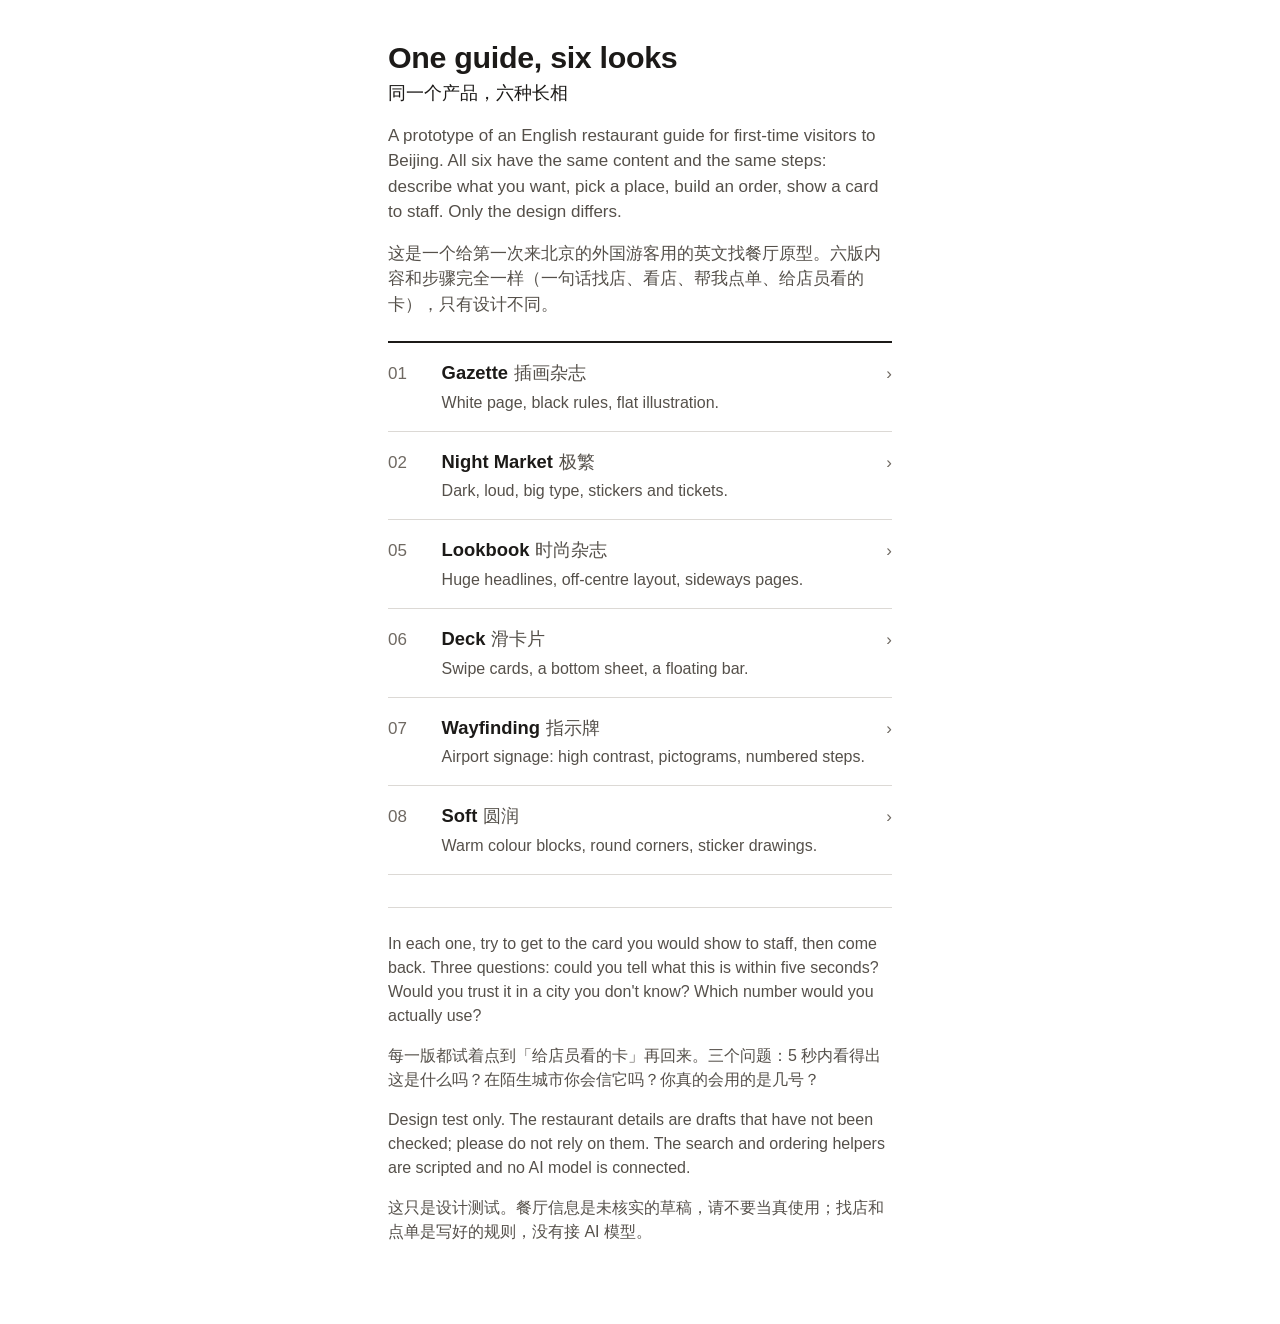
<file: index.html>
<!doctype html>
<html lang="en">
<head>
<meta charset="utf-8">
<meta name="viewport" content="width=device-width, initial-scale=1">
<meta name="robots" content="noindex, nofollow">
<title>One guide, six looks</title>
<style>
  :root { color-scheme: light; }
  * { box-sizing: border-box; }
  body {
    margin: 0 auto; max-width: 34rem; padding: 1.5rem 1.25rem 4rem;
    font: 17px/1.5 -apple-system, "Helvetica Neue", "PingFang SC", "Microsoft YaHei", sans-serif;
    color: #1c1a18; background: #fff;
  }
  h1 { font-size: 1.9rem; line-height: 1.15; margin: 1rem 0 .25rem; letter-spacing: -.01em; }
  .sub { font-size: 1.15rem; margin: 0 0 1rem; color: #1c1a18; }
  p { margin: .5rem 0 1rem; color: #55504a; }
  ol { list-style: none; margin: 1.5rem 0 0; padding: 0; border-top: 2px solid #1c1a18; }
  li { border-bottom: 1px solid #dcd9d5; }
  a.row {
    display: grid; grid-template-columns: 2.6rem 1fr auto; gap: .25rem .75rem;
    align-items: baseline; padding: 1rem 0; min-height: 44px;
    color: inherit; text-decoration: none;
  }
  a.row:active { background: #f4f2ef; }
  .n { font-variant-numeric: tabular-nums; color: #6f6962; }
  .t { font-weight: 650; font-size: 1.15rem; }
  .zh { font-weight: 400; color: #55504a; margin-left: .35rem; }
  .d { grid-column: 2 / 4; color: #55504a; font-size: 1rem; }
  .go { color: #6f6962; }
  .note { border-top: 1px solid #dcd9d5; margin-top: 2rem; padding-top: 1rem; font-size: 1rem; }
</style>
</head>
<body>
<h1>One guide, six looks</h1>
<p class="sub" lang="zh-Hans">同一个产品，六种长相</p>

<p>A prototype of an English restaurant guide for first-time visitors to Beijing. All six have the same content and the same steps: describe what you want, pick a place, build an order, show a card to staff. Only the design differs.</p>
<p lang="zh-Hans">这是一个给第一次来北京的外国游客用的英文找餐厅原型。六版内容和步骤完全一样（一句话找店、看店、帮我点单、给店员看的卡），只有设计不同。</p>

<ol>
  <li><a class="row" href="v1-gazette.html"><span class="n">01</span><span class="t">Gazette<span class="zh" lang="zh-Hans">插画杂志</span></span><span class="go">›</span><span class="d">White page, black rules, flat illustration.</span></a></li>
  <li><a class="row" href="v2-nightmarket.html"><span class="n">02</span><span class="t">Night Market<span class="zh" lang="zh-Hans">极繁</span></span><span class="go">›</span><span class="d">Dark, loud, big type, stickers and tickets.</span></a></li>
  <li><a class="row" href="v5-lookbook.html"><span class="n">05</span><span class="t">Lookbook<span class="zh" lang="zh-Hans">时尚杂志</span></span><span class="go">›</span><span class="d">Huge headlines, off-centre layout, sideways pages.</span></a></li>
  <li><a class="row" href="v6-deck.html"><span class="n">06</span><span class="t">Deck<span class="zh" lang="zh-Hans">滑卡片</span></span><span class="go">›</span><span class="d">Swipe cards, a bottom sheet, a floating bar.</span></a></li>
  <li><a class="row" href="v7-wayfinding.html"><span class="n">07</span><span class="t">Wayfinding<span class="zh" lang="zh-Hans">指示牌</span></span><span class="go">›</span><span class="d">Airport signage: high contrast, pictograms, numbered steps.</span></a></li>
  <li><a class="row" href="v8-soft.html"><span class="n">08</span><span class="t">Soft<span class="zh" lang="zh-Hans">圆润</span></span><span class="go">›</span><span class="d">Warm colour blocks, round corners, sticker drawings.</span></a></li>
</ol>

<div class="note">
<p>In each one, try to get to the card you would show to staff, then come back. Three questions: could you tell what this is within five seconds? Would you trust it in a city you don't know? Which number would you actually use?</p>
<p lang="zh-Hans">每一版都试着点到「给店员看的卡」再回来。三个问题：5 秒内看得出这是什么吗？在陌生城市你会信它吗？你真的会用的是几号？</p>
<p>Design test only. The restaurant details are drafts that have not been checked; please do not rely on them. The search and ordering helpers are scripted and no AI model is connected.</p>
<p lang="zh-Hans">这只是设计测试。餐厅信息是未核实的草稿，请不要当真使用；找店和点单是写好的规则，没有接 AI 模型。</p>
</div>
</body>
</html>
</file>
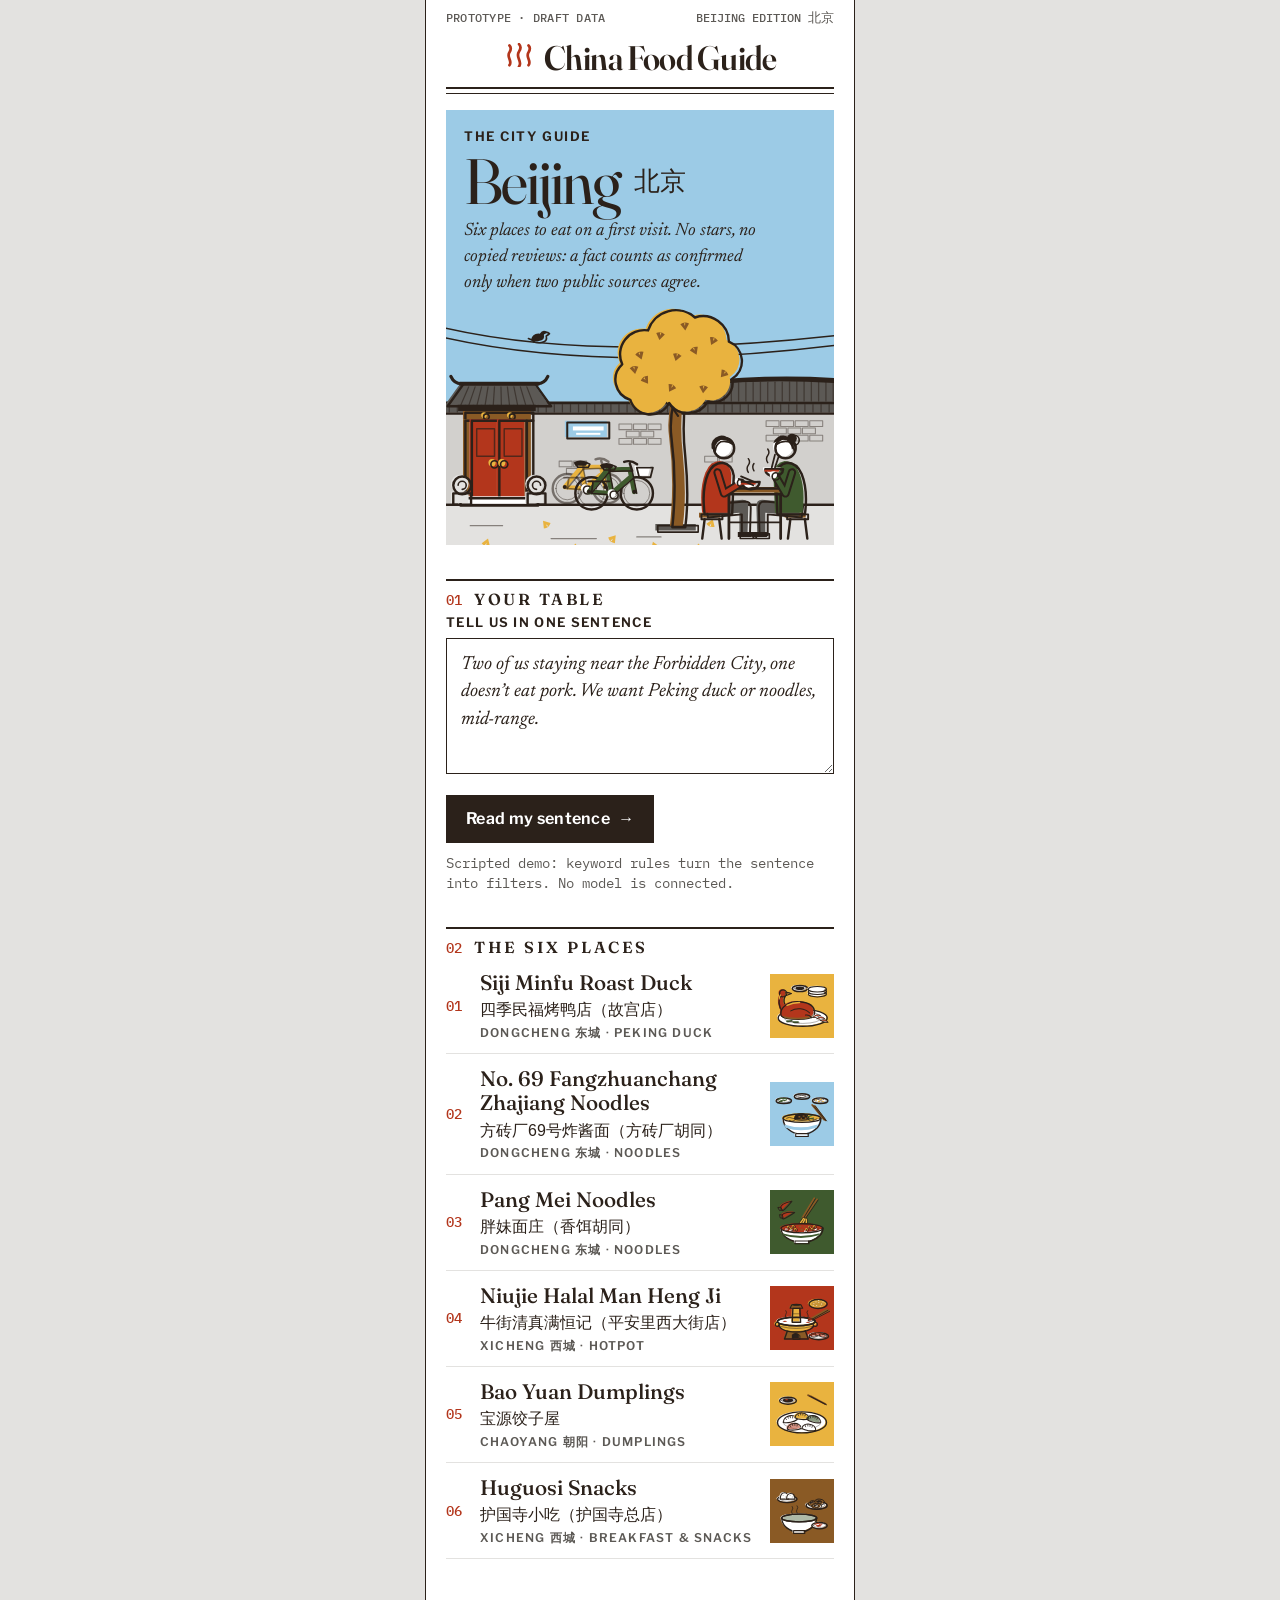
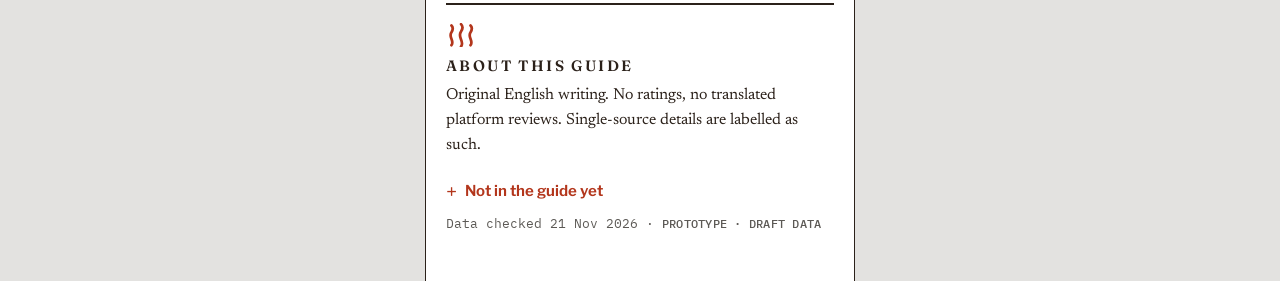
<file: v1-gazette.html>
<!doctype html>
<!--
  V1 "Gazette": illustrated editorial, the grown-up version of DESIGN.md.
  Fonts (self-hosted latin subsets from Fontsource, in fonts/):
    Fraunces (display)        SIL Open Font License 1.1
    Newsreader (prose)        SIL Open Font License 1.1
    IBM Plex Mono (data)      SIL Open Font License 1.1
    Libre Franklin (labels)   SIL Open Font License 1.1
  Chinese uses the system stack only. Illustrations: hand-written SVG in svg/v1/.
  Palette: DESIGN.md tokens plus one added block colour, Kite #9CCBE6.
-->
<html lang="en">
<head>
  <meta charset="utf-8">
  <meta name="viewport" content="width=device-width, initial-scale=1, viewport-fit=cover">
  <meta name="robots" content="noindex">
  <title>China Food Guide · Gazette</title>
  <link rel="preload" href="fonts/fraunces-latin-full-normal.woff2" as="font" type="font/woff2" crossorigin>
  <link rel="preload" href="fonts/newsreader-latin-opsz-normal.woff2" as="font" type="font/woff2" crossorigin>
  <link rel="stylesheet" href="v1.css">
</head>
<body>
  <main id="app"></main>
  <script src="data.js"></script>
  <script src="v1.js"></script>
</body>
</html>
</file>
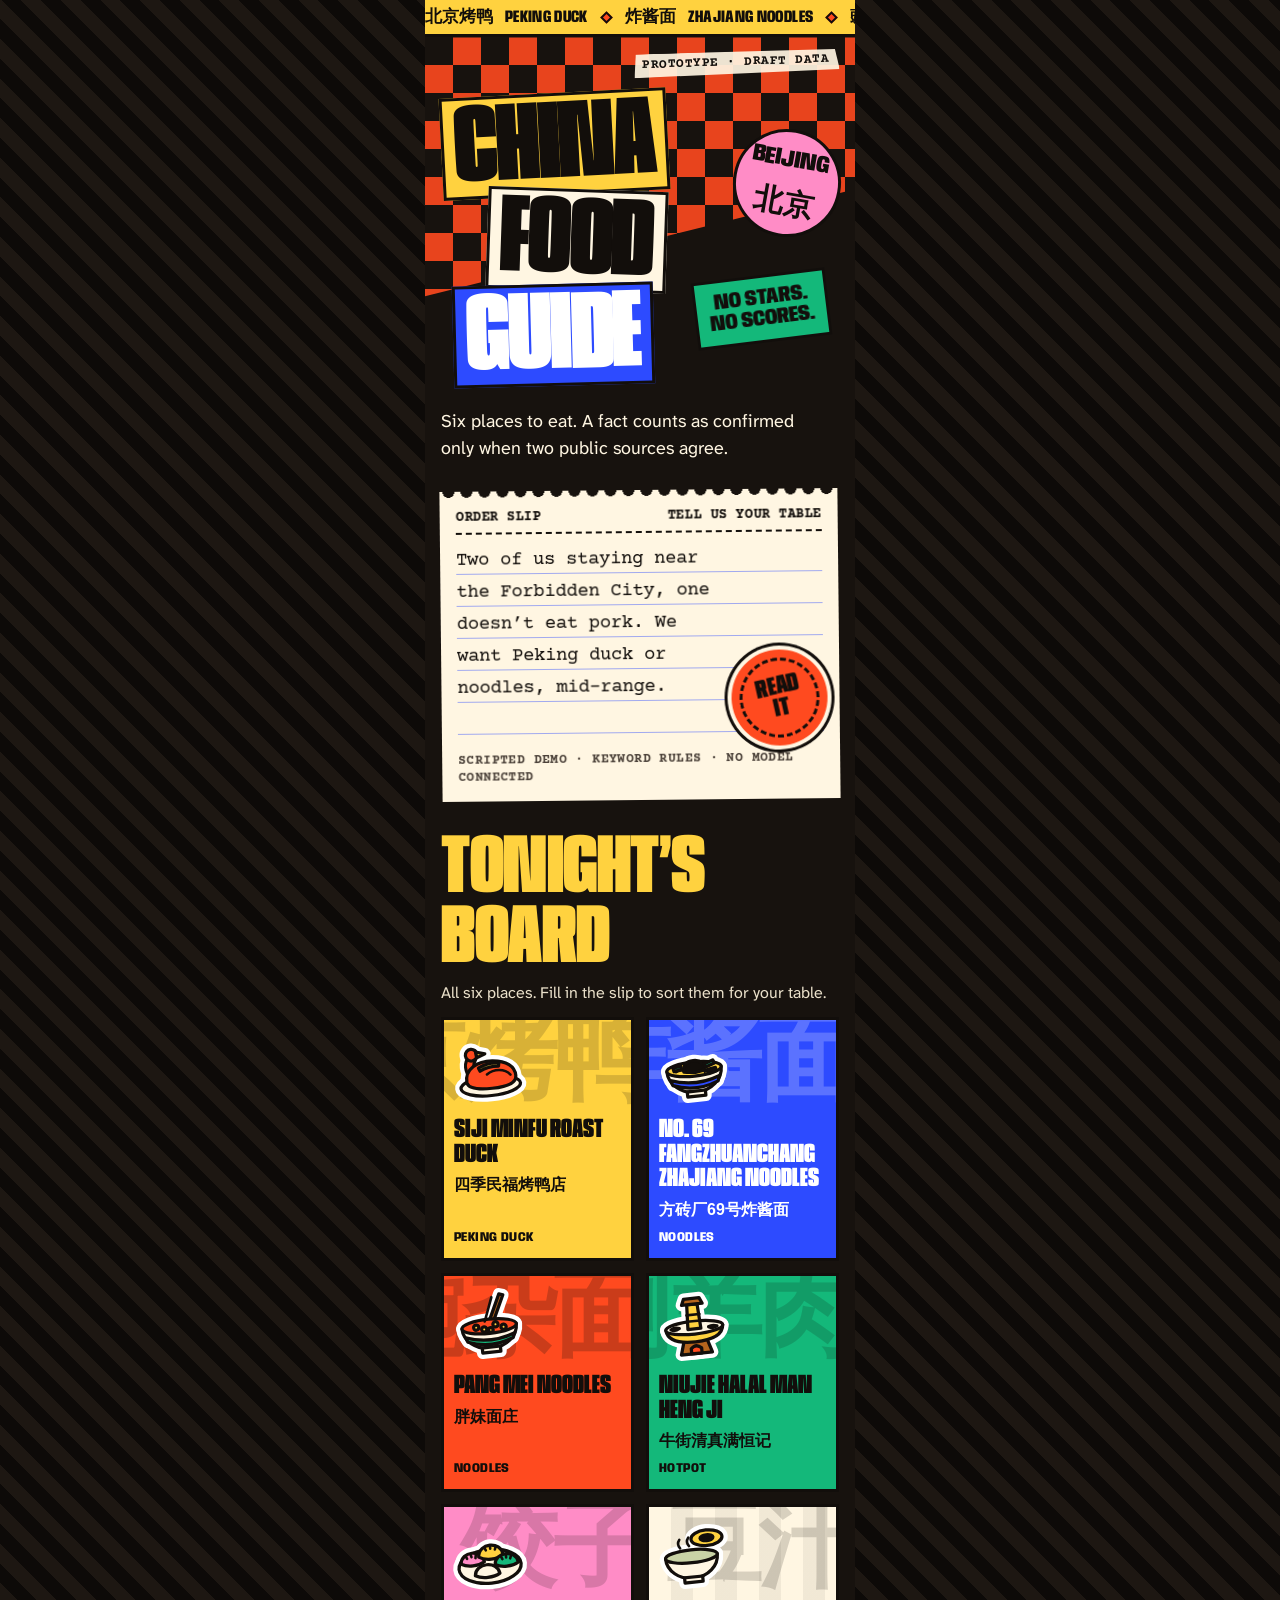
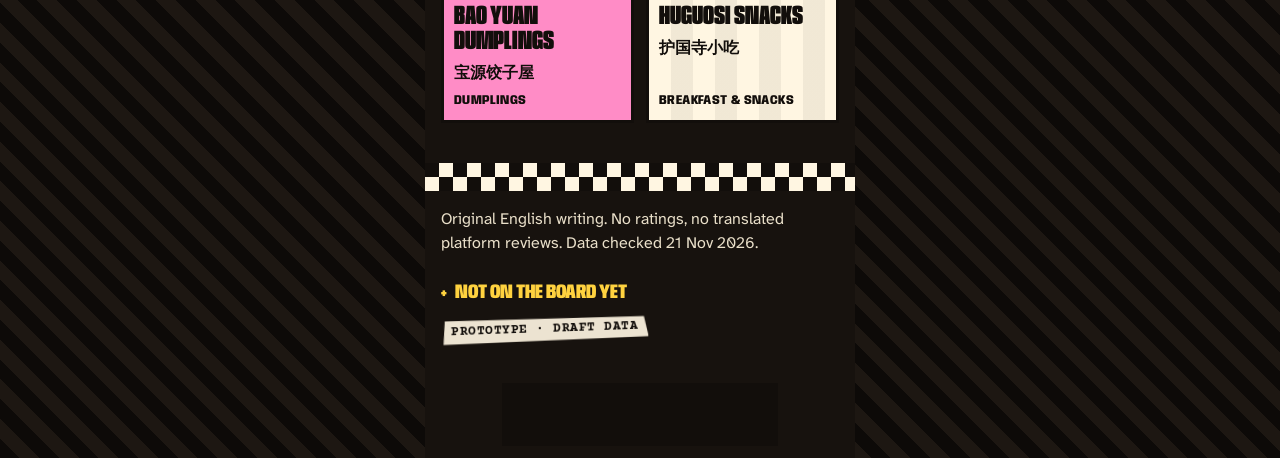
<file: v2-nightmarket.html>
<!doctype html>
<!--
  V2 "Night Market": maximalist, loud, layered. The staff card stays plain.
  Fonts (self-hosted latin subsets from Fontsource, in fonts/):
    Anybody (display, width axis 50-150%)   SIL Open Font License 1.1
    Atkinson Hyperlegible Next (body)       SIL Open Font License 1.1
    Courier Prime (slips, receipts)         SIL Open Font License 1.1
    Permanent Marker (price-board hand)     Apache License 2.0
  Chinese uses the system stack only. Icons: hand-written inline SVG in v2.js.
-->
<html lang="en">
<head>
  <meta charset="utf-8">
  <meta name="viewport" content="width=device-width, initial-scale=1, viewport-fit=cover">
  <meta name="robots" content="noindex">
  <meta name="theme-color" content="#17120E">
  <title>China Food Guide · Night Market</title>
  <link rel="preload" href="fonts/anybody-latin-wdth-normal.woff2" as="font" type="font/woff2" crossorigin>
  <link rel="preload" href="fonts/atkinson-hyperlegible-next-latin-wght-normal.woff2" as="font" type="font/woff2" crossorigin>
  <link rel="stylesheet" href="v2.css">
</head>
<body>
  <main id="app"></main>
  <script src="data.js"></script>
  <script src="v2.js"></script>
</body>
</html>
</file>
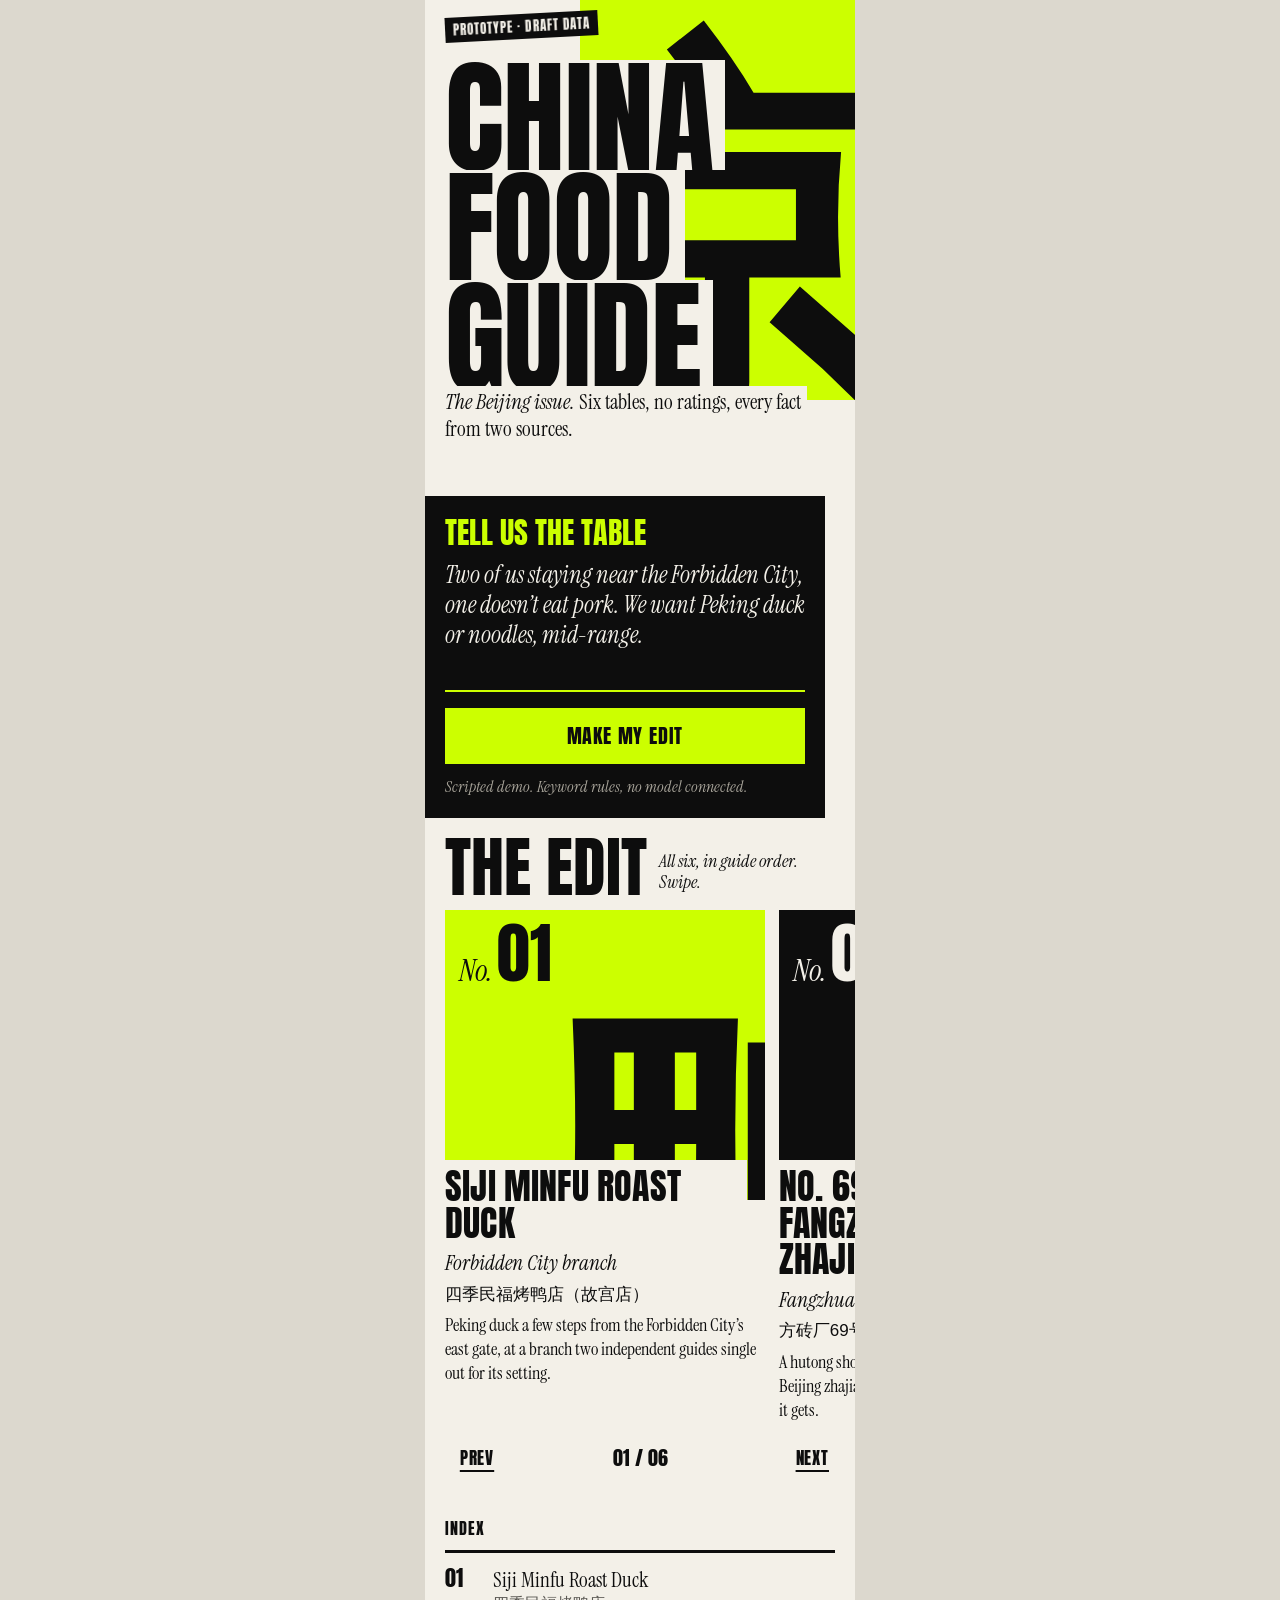
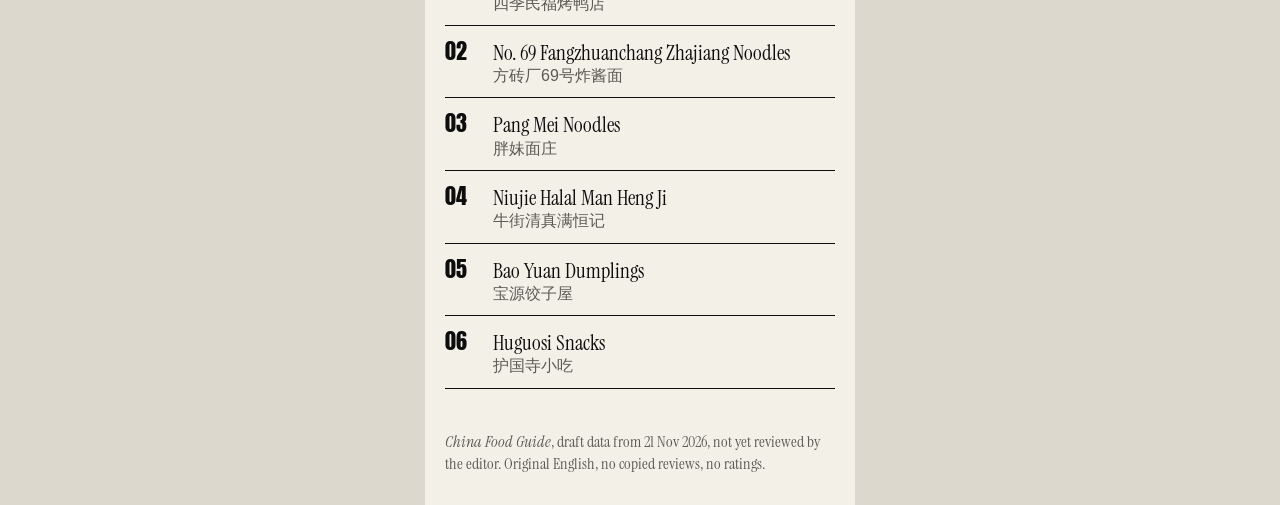
<file: v5-lookbook.html>
<!doctype html>
<!--
  V5 "Lookbook": fashion magazine / zine. Condensed headlines against an italic serif, asymmetric spreads,
  type over flat colour blocks, restaurants numbered like looks, huge cropped Chinese characters, a sideways gallery.
  Off-white ground, black, one acid colour. Every character used as a graphic comes from that restaurant's own dish names.
  Fonts (self-hosted in fonts/):
    Anton, by Vernon Adams, SIL Open Font License 1.1.
    Instrument Serif (roman and italic), by Instrument, SIL Open Font License 1.1.
  Chinese uses the system stack only. No images, no icons, no gradients, no network requests at runtime.
  Contrast (WCAG): ink #0d0d0d on paper #f3f0e8 17.1:1; muted #5c5a55 on paper 6.1:1; ink on acid #ccff00 16.5:1;
  paper on ink 17.1:1; warning red #c42b0f on paper 5.0:1; warning coral #ff6a4d on ink 6.9:1.
-->
<html lang="en">
<head>
<meta charset="utf-8">
<meta name="viewport" content="width=device-width, initial-scale=1, viewport-fit=cover">
<meta name="robots" content="noindex">
<meta name="theme-color" content="#f3f0e8">
<title>Lookbook · China Food Guide</title>
<style>
@font-face { font-family: "Anton"; src: url(fonts/anton-latin-400-normal.woff2) format("woff2"); font-weight: 400; font-display: swap;
  unicode-range: U+0000-00FF,U+0131,U+0152-0153,U+02BB-02BC,U+02C6,U+02DA,U+02DC,U+0304,U+0308,U+0329,U+2000-206F,U+20AC,U+2122,U+2191,U+2193,U+2212,U+2215,U+FEFF,U+FFFD; }
@font-face { font-family: "Instrument Serif"; src: url(fonts/instrument-serif-latin-400-normal.woff2) format("woff2"); font-weight: 400; font-style: normal; font-display: swap;
  unicode-range: U+0000-00FF,U+0131,U+0152-0153,U+02BB-02BC,U+02C6,U+02DA,U+02DC,U+0304,U+0308,U+0329,U+2000-206F,U+20AC,U+2122,U+2191,U+2193,U+2212,U+2215,U+FEFF,U+FFFD; }
@font-face { font-family: "Instrument Serif"; src: url(fonts/instrument-serif-latin-ext-400-normal.woff2) format("woff2"); font-weight: 400; font-style: normal; font-display: swap;
  unicode-range: U+0100-02BA,U+02BD-02C5,U+02C7-02CC,U+02CE-02D7,U+02DD-02FF,U+0304,U+0308,U+0329,U+1D00-1DBF,U+1E00-1E9F,U+1EF2-1EFF,U+2020,U+20A0-20AB,U+20AD-20C0,U+2113,U+2C60-2C7F,U+A720-A7FF; }
@font-face { font-family: "Instrument Serif"; src: url(fonts/instrument-serif-latin-400-italic.woff2) format("woff2"); font-weight: 400; font-style: italic; font-display: swap;
  unicode-range: U+0000-00FF,U+0131,U+0152-0153,U+02BB-02BC,U+02C6,U+02DA,U+02DC,U+0304,U+0308,U+0329,U+2000-206F,U+20AC,U+2122,U+2191,U+2193,U+2212,U+2215,U+FEFF,U+FFFD; }
@font-face { font-family: "Instrument Serif"; src: url(fonts/instrument-serif-latin-ext-400-italic.woff2) format("woff2"); font-weight: 400; font-style: italic; font-display: swap;
  unicode-range: U+0100-02BA,U+02BD-02C5,U+02C7-02CC,U+02CE-02D7,U+02DD-02FF,U+0304,U+0308,U+0329,U+1D00-1DBF,U+1E00-1E9F,U+1EF2-1EFF,U+2020,U+20A0-20AB,U+20AD-20C0,U+2113,U+2C60-2C7F,U+A720-A7FF; }

:root {
  --paper: #f3f0e8; --ink: #0d0d0d; --acid: #ccff00; --mute: #5c5a55; --dim: #a8a49a;
  --warn: #c42b0f; --warn-d: #ff6a4d;
  --m: 20px;
  --head: "Anton", "Impact", "Arial Narrow", sans-serif;
  --serif: "Instrument Serif", "Times New Roman", serif;
  --zh: -apple-system, "PingFang SC", "Hiragino Sans GB", "Microsoft YaHei", sans-serif;
  --snap: cubic-bezier(.2, .9, .2, 1);
}
@media (max-width: 359px) { :root { --m: 16px; } }
* { box-sizing: border-box; }
html { background: #dcd8ce; -webkit-text-size-adjust: 100%; }
body { margin: 0 auto; max-width: 430px; min-height: 100vh; min-height: 100svh; background: var(--paper); color: var(--ink);
  font: 400 19px/1.4 var(--serif); overflow-x: clip; }
body.locked { overflow: hidden; }
body[data-page="r"] { padding-bottom: 96px; }
[lang="zh-Hans"] { font-family: var(--zh); }
a { color: inherit; }
p { margin: 0 0 14px; }
h1, h2 { margin: 0; font-weight: 400; }
button { font: inherit; color: inherit; }
em { font-family: var(--serif); font-style: italic; text-transform: none; letter-spacing: 0; }
b { font-weight: 400; font-family: var(--head); text-transform: uppercase; letter-spacing: .03em; font-size: .86em; }
:focus-visible { outline: 3px solid var(--ink); outline-offset: 2px; }
#app.enter { animation: rise .38s var(--snap) both; }
@keyframes rise { from { opacity: 0; transform: translateY(14px); } to { opacity: 1; transform: none; } }
.k { font-family: var(--head); font-size: 16px; line-height: 20px; text-transform: uppercase; letter-spacing: .06em; margin: 0 0 12px; }
.glyph { font-family: var(--zh); font-weight: 600; line-height: 1; position: absolute; pointer-events: none; user-select: none; }

/* the marker: a black tape tag */
.tag { display: inline-block; margin: 0; font-family: var(--head); font-size: 13px; line-height: 16px; letter-spacing: .08em; text-transform: uppercase;
  background: var(--ink); color: var(--paper); padding: 5px 8px 4px; transform: rotate(-3deg); white-space: nowrap; }
.tag-dark { background: var(--acid); color: var(--ink); }

/* cover */
.cover { position: relative; padding: 14px var(--m) 8px; min-height: 470px; overflow: hidden; }
.cover > .tag { position: absolute; top: 14px; left: var(--m); z-index: 3; }
.cover-block { position: absolute; right: 0; top: 0; width: 64%; height: 400px; background: var(--acid); overflow: hidden; }
.cover-block .glyph { font-size: 400px; right: -64px; bottom: -40px; color: var(--ink); }
.mast span { display: inline-block; background: var(--paper); padding: 6px 12px 0 0; }
.mast { position: relative; z-index: 2; font-family: var(--head); font-size: min(29vw, 124px); line-height: .84; text-transform: uppercase; letter-spacing: -.005em; margin: 46px 0 0; }
.issue { position: relative; z-index: 2; font-size: 21px; line-height: 1.2; max-width: 15em; margin: 22px 0 0; background: var(--paper); display: inline; box-decoration-break: clone; -webkit-box-decoration-break: clone; padding: 2px 6px 2px 0; }

/* brief: black block, pulled off the right margin */
.brief { background: var(--ink); color: var(--paper); margin: 26px 30px 0 0; padding: 22px var(--m) 20px; position: relative; z-index: 2; }
.brief-k { display: block; font-family: var(--head); font-size: 30px; line-height: 1; text-transform: uppercase; color: var(--acid); margin: 0 0 12px; }
textarea { display: block; width: 100%; font-family: var(--serif); font-style: italic; font-size: 24px; line-height: 1.25; color: var(--paper); background: transparent;
  border: 0; border-bottom: 2px solid var(--acid); padding: 0 0 10px; margin: 0 0 16px; resize: none; overflow: hidden; border-radius: 0; }
textarea:focus { outline: none; }
.go { display: flex; align-items: center; justify-content: center; width: 100%; min-height: 56px; padding: 0 16px; font-family: var(--head); font-size: 20px; letter-spacing: .04em;
  text-transform: uppercase; text-decoration: none; border: 0; border-radius: 0; cursor: pointer; text-align: center; line-height: 1.1; }
.go-acid { background: var(--acid); color: var(--ink); }
.go-ink { background: var(--ink); color: var(--paper); }
.go:active { transform: translateY(1px); }
.go-sm { min-height: 48px; font-size: 17px; width: auto; display: inline-flex; }
.brief-note { font-size: 16px; color: var(--dim); margin: 12px 0 0; font-style: italic; }
.brief-note-l { color: var(--mute); }

/* stickers */
.stickers { padding: 26px var(--m) 4px; }
.chips { list-style: none; margin: 0; padding: 0; display: flex; flex-wrap: wrap; gap: 10px 8px; }
.chip { min-height: 44px; padding: 10px 14px 8px; display: inline-flex; align-items: center; gap: 10px; background: var(--acid); color: var(--ink); border: 0; border-radius: 0;
  font-family: var(--head); font-size: 17px; line-height: 1; letter-spacing: .03em; text-transform: uppercase; cursor: pointer; transform: rotate(-1.5deg); }
.chips li:nth-child(even) .chip { transform: rotate(1.2deg); }
.chips li:nth-child(3n) .chip { transform: rotate(-.6deg); }
.chip span { font-size: 20px; }
.stickers.pop .chips li { animation: stick .42s var(--snap) both; animation-delay: calc(var(--i) * 70ms); }
@keyframes stick { from { opacity: 0; transform: scale(.6) rotate(-8deg); } to { opacity: 1; transform: none; } }
.chip-add { background: transparent; box-shadow: inset 0 0 0 2px var(--ink); transform: none; }
.add { margin: 12px 0 0; }
.add summary { min-height: 44px; display: inline-flex; align-items: center; font-family: var(--head); font-size: 16px; text-transform: uppercase; letter-spacing: .05em; cursor: pointer;
  text-decoration: underline; text-decoration-thickness: 2px; text-underline-offset: 4px; list-style: none; }
.add summary::-webkit-details-marker { display: none; }
.add[open] summary { margin-bottom: 8px; }
.party-note { margin: 10px 0 0; font-size: 18px; }

/* the edit: sideways gallery */
.edit { padding: 22px 0 8px; }
.edit-head { padding: 0 var(--m); display: grid; grid-template-columns: auto 1fr; gap: 12px; align-items: end; margin: 0 0 14px; }
.edit-t { font-family: var(--head); font-size: 66px; line-height: .84; text-transform: uppercase; }
.edit-sub { margin: 0; font-size: 18px; line-height: 1.2; padding-bottom: 2px; }
.gallery { list-style: none; margin: 0; padding: 0 var(--m) 6px; display: flex; gap: 14px; overflow-x: auto; scroll-snap-type: x mandatory; scroll-padding: 0 var(--m);
  scrollbar-width: none; overscroll-behavior-x: contain; }
.gallery::-webkit-scrollbar { display: none; }
.look { flex: 0 0 82%; scroll-snap-align: start; }
.look-a { display: block; text-decoration: none; color: var(--ink); }
.look-block { display: block; position: relative; height: 290px; overflow: hidden; background: var(--acid); }
.look-ink .look-block { background: var(--ink); color: var(--paper); }
.look-block .glyph { font-size: 380px; right: -170px; bottom: -176px; color: var(--ink); }
.look-ink .look-block .glyph { color: var(--acid); }
.look-no { position: absolute; z-index: 1; top: 10px; left: 14px; font-family: var(--head); font-size: 66px; line-height: 1; }
.look-no em { font-size: 30px; margin-right: 4px; }
.look-hit { position: absolute; top: 16px; right: 12px; font-family: var(--head); font-size: 14px; letter-spacing: .06em; text-transform: uppercase; background: var(--ink); color: var(--acid); padding: 5px 8px 4px; transform: rotate(3deg); }
.look-ink .look-hit { background: var(--acid); color: var(--ink); }
.look-name { display: block; position: relative; margin: -40px 18px 0 0; font-family: var(--head); font-size: clamp(28px, 9.2vw, 36px); line-height: 1.02; text-transform: uppercase; letter-spacing: .005em; overflow-wrap: anywhere; }
.look-name span, .sp-name span { display: inline-block; background: var(--paper); padding: 8px 12px 0 0; }
.sp-name span { padding: 12px 16px 0 var(--m); }
.look-br { display: block; font-size: 21px; margin: 8px 0 0; }
.look-zh { display: block; font-size: 17px; margin: 4px 0 8px; }
.look-why { display: block; font-size: 18px; line-height: 1.32; }
.fit { font-size: 16px; line-height: 1.35; color: var(--ink); margin: 10px 0 0; padding-top: 8px; border-top: 2px solid var(--ink); }
.fit-all { font-family: var(--head); text-transform: uppercase; letter-spacing: .03em; font-size: 16px; }
.g-nav { display: flex; justify-content: space-between; align-items: center; padding: 6px var(--m) 0; }
.g-b { min-height: 48px; min-width: 64px; background: none; border: 0; font-family: var(--head); font-size: 17px; text-transform: uppercase; letter-spacing: .05em; cursor: pointer;
  text-decoration: underline; text-decoration-thickness: 2px; text-underline-offset: 5px; }
.g-b:last-child { text-align: right; }
.g-count { margin: 0; font-family: var(--head); font-size: 20px; }
.index { padding: 28px var(--m) 20px; }
.index ol { list-style: none; margin: 0; padding: 0; border-top: 3px solid var(--ink); }
.index li { border-bottom: 1px solid var(--ink); }
.index a { display: grid; grid-template-columns: 40px 1fr; column-gap: 8px; padding: 10px 0; text-decoration: none; min-height: 48px; align-items: baseline; }
.ix-n { font-family: var(--head); font-size: 22px; grid-row: span 2; }
.ix-t { font-size: 21px; line-height: 1.15; }
.ix-z { color: var(--mute); font-size: 16px; }
.foot { padding: 22px var(--m) 30px; font-size: 16px; color: var(--mute); }
.foot p { margin: 0; }

/* strip for inner pages */
.strip { position: sticky; top: 0; z-index: 10; display: grid; grid-template-columns: auto 1fr; align-items: center; gap: 10px; padding: 0 var(--m); min-height: 54px;
  background: var(--paper); border-bottom: 3px solid var(--ink); }
.strip-back { font-family: var(--head); font-size: 17px; text-transform: uppercase; letter-spacing: .04em; min-height: 44px; min-width: 44px; display: inline-flex; align-items: center;
  text-decoration: underline; text-decoration-thickness: 2px; text-underline-offset: 4px; }
.strip > .tag { position: absolute; right: var(--m); bottom: -15px; z-index: 11; }
.strip-wm { justify-self: end; min-height: 44px; display: flex; align-items: center; font-family: var(--serif); font-style: italic; font-size: 19px; text-decoration: none; text-align: center; white-space: nowrap; overflow: hidden; text-overflow: ellipsis; }

/* spread */
.spread { padding: 0 0 6px; }
.sp-block { position: relative; height: 320px; margin: 0 52px 0 0; background: var(--acid); overflow: hidden; }
.sp-block .glyph { font-size: 420px; right: -150px; bottom: -190px; color: var(--ink); }
.sp-no { position: absolute; z-index: 1; top: 14px; left: var(--m); margin: 0; font-family: var(--head); font-size: 84px; line-height: 1; }
.sp-no em { font-size: 34px; margin-right: 4px; }
.sp-name { position: relative; margin: -58px var(--m) 12px 0; font-family: var(--head); font-size: clamp(36px, 12vw, 54px); line-height: 1; text-transform: uppercase; overflow-wrap: anywhere; }
.sp-br { padding: 0 var(--m); font-size: 25px; line-height: 1.1; margin: 0 0 6px; }
.sp-zh { padding: 0 var(--m); font-size: 20px; margin: 0 0 12px; }
.sp-meta { list-style: none; margin: 0 var(--m); padding: 8px 0 0; border-top: 3px solid var(--ink); display: flex; flex-wrap: wrap; gap: 4px 0; font-family: var(--head); font-size: 16px; text-transform: uppercase; letter-spacing: .05em; }
.sp-meta li + li::before { content: "/"; margin: 0 10px; }
.pull { font-style: italic; font-size: 31px; line-height: 1.1; margin: 30px var(--m) 30px 58px; text-indent: -.4em; }
.pull-sm { font-size: 25px; margin: 0 0 16px 36px; }
.sec { padding: 10px var(--m) 20px; }
.sec-fit .fit { margin: 0; border-top: 0; padding-top: 0; font-size: 18px; }
.h { font-family: var(--head); font-size: 26px; line-height: 1; text-transform: uppercase; letter-spacing: .01em; margin: 0 0 10px; }
.h em { font-size: 1.1em; }
.h-big { font-size: 58px; line-height: .9; margin: 0 0 18px; }
.cols .col-b { margin: 18px 0 0 44px; }
.driver { background: var(--ink); color: var(--paper); margin: 14px 0 26px 28px; padding: 22px var(--m) 22px; }
.driver-k { font-family: var(--head); font-size: 18px; letter-spacing: .06em; text-transform: uppercase; color: var(--acid); margin: 0 0 8px; }
.driver-zh { display: block; min-height: 44px; width: 100%; text-align: left; background: none; border: 0; padding: 0; margin: 0 0 10px; font-family: var(--zh); font-size: 32px; line-height: 1.3; font-weight: 700; color: var(--paper); cursor: pointer; }
.driver-en { font-size: 18px; margin: 0 0 12px; }
.driver-en.dim { color: var(--dim); font-size: 16px; }
.dishes { list-style: none; margin: 0 0 22px; padding: 0; }
.dish { padding: 10px 0 14px; border-top: 3px solid var(--ink); }
.d-zh { display: block; font-size: 36px; line-height: 1.2; font-weight: 700; }
.d-en { display: block; font-size: 24px; margin: 2px 0 8px; }
.d-ask { min-height: 44px; padding: 8px 12px 6px; background: var(--acid); border: 0; font-family: var(--head); font-size: 16px; text-transform: uppercase; letter-spacing: .04em; cursor: pointer; transform: rotate(-1.5deg); }
.singles { list-style: none; margin: 0 0 16px; padding: 0; }
.singles li { padding: 6px 0; border-top: 1px solid var(--ink); font-size: 19px; }
.singles span { font-size: 17px; }
.small p { font-size: 17px; color: var(--mute); }
.small b { color: var(--ink); }
.dock { position: fixed; z-index: 15; bottom: calc(12px + env(safe-area-inset-bottom)); left: 50%; transform: translateX(-50%); width: calc(min(100vw, 430px) - 24px);
  display: grid; grid-template-columns: 1fr 1fr; gap: 6px; padding: 6px; border-radius: 999px; border: 2px solid var(--ink);
  background: rgba(243, 240, 232, .8); -webkit-backdrop-filter: blur(16px) saturate(1.3); backdrop-filter: blur(16px) saturate(1.3); }
.dk { min-height: 52px; border-radius: 999px; display: flex; align-items: center; justify-content: center; text-align: center; padding: 0 10px; font-family: var(--head); font-size: 16px;
  line-height: 1.05; letter-spacing: .03em; text-transform: uppercase; text-decoration: none; border: 0; cursor: pointer; }
.dk-acid { background: var(--acid); color: var(--ink); }
.dk-ink { background: var(--ink); color: var(--paper); }

/* caution: red, never the acid */
.warn { font-size: 17px; line-height: 1.35; border: 2px solid var(--warn); padding: 10px 12px; margin: 0 0 14px; }
.warn b { display: inline-block; background: var(--warn); color: #fff; padding: 3px 6px 1px; margin-right: 6px; font-size: 14px; }

/* order */
.o-head { padding: 22px var(--m) 8px; }
.o-t { font-family: var(--head); font-size: 64px; line-height: .88; text-transform: uppercase; margin: 0 0 12px; }
.o-t em { font-size: 1.08em; }
.o-for { font-size: 21px; margin: 0; }
.o-for span { font-family: var(--head); font-size: 18px; margin-right: 6px; }
.party { display: grid; grid-template-columns: repeat(6, 1fr); border-top: 3px solid var(--ink); }
.pk { min-height: 66px; background: none; border: 0; font-family: var(--head); font-size: 40px; line-height: 1; cursor: pointer; transition: background .2s var(--snap); }
.pk[aria-pressed="true"] { background: var(--acid); }
.chips-t { display: flex; flex-wrap: wrap; gap: 10px 8px; }
.chip-t { background: transparent; box-shadow: inset 0 0 0 2px var(--ink); transform: none !important; }
.chip-t[aria-pressed="true"] { background: var(--acid); box-shadow: none; transform: rotate(-1.5deg) !important; }
.lines { list-style: none; margin: 0 0 18px; padding: 0; }
.ln { border-top: 3px solid var(--ink); padding: 10px 0 12px; }
.ln-zh { font-size: 42px; line-height: 1.15; font-weight: 700; margin: 0 0 2px; }
.ln-en { font-size: 23px; margin: 0 0 4px; }
.ln-q { font-family: var(--head); font-size: 18px; text-transform: uppercase; letter-spacing: .03em; margin: 0 0 8px; }
.ln-n { font-size: 16px; color: var(--mute); margin: 0 0 8px; }

/* staff card */
.strip-card .strip-wm { font-family: var(--head); font-style: normal; text-transform: uppercase; font-size: 16px; letter-spacing: .04em; }
.scard { margin: 12px 12px 0; background: #fff; color: #000; border: 3px solid var(--ink); border-top: 12px solid var(--acid); padding: 16px 16px 18px; animation: slap .45s var(--snap) both; }
@keyframes slap { from { opacity: 0; transform: translateY(24px) rotate(-1.5deg); } to { opacity: 1; transform: none; } }
.sc-g { font-size: 21px; line-height: 1.4; margin: 0 0 10px; }
.sc-lines { list-style: none; margin: 0 0 12px; padding: 0; border-top: 3px solid #000; border-bottom: 3px solid #000; }
.sc-lines li { display: flex; justify-content: space-between; align-items: baseline; gap: 12px; font-size: 36px; line-height: 1.3; font-weight: 700; padding: 6px 0; }
.sc-lines li + li { border-top: 1px solid #000; }
.sc-q { font-size: 31px; white-space: nowrap; }
.sc-d { margin: 0 0 8px; }
.sc-t { display: inline-block; background: #000; color: #fff; font-size: 19px; line-height: 1.5; font-weight: 600; padding: 0 8px; margin: 0 0 6px; }
.sc-s { font-size: 32px; line-height: 1.3; font-weight: 700; margin: 0 0 6px; }
.sc-p { font-size: 22px; line-height: 1.42; margin: 0 0 6px; }
.sc-c { font-size: 28px; line-height: 1.3; font-weight: 700; margin: 8px 0 0; }
.gloss { padding: 26px var(--m) 48px; }
.gloss ol { padding-left: 22px; margin: 0 0 14px; }
.gloss li { margin: 0 0 8px; }

/* ask sheet */
.scrim { position: fixed; inset: 0; background: rgba(13, 13, 13, .45); z-index: 20; animation: fade .3s both; }
@keyframes fade { from { opacity: 0; } }
.sheet { position: fixed; left: 0; right: 0; bottom: 0; margin: 0 auto; width: 100%; max-width: 430px; max-height: 90vh; max-height: 90svh; overflow: auto; overscroll-behavior: contain;
  z-index: 21; background: var(--ink); color: var(--paper); border-radius: 22px 22px 0 0; padding: 0 var(--m) calc(32px + env(safe-area-inset-bottom));
  animation: sheet .5s cubic-bezier(.2, 1.25, .3, 1) both; }
.sheet.still { animation: none; }
@keyframes sheet { from { transform: translateY(70%); } to { transform: none; } }
.sh-top { position: sticky; top: 0; z-index: 2; display: flex; justify-content: space-between; align-items: center; min-height: 58px; background: inherit; }
.sh-x { min-height: 44px; min-width: 44px; background: none; border: 0; font-family: var(--head); font-size: 17px; text-transform: uppercase; letter-spacing: .04em; color: var(--paper); cursor: pointer;
  text-decoration: underline; text-decoration-thickness: 2px; text-underline-offset: 4px; }
.sh-x-l { color: var(--ink); }
.sh-zh { font-size: 130px; line-height: 1.2; height: 108px; font-weight: 700; color: var(--acid); margin: 0 0 10px; white-space: nowrap; overflow: hidden; }
.sh-t { position: relative; font-family: var(--head); font-size: 42px; line-height: 1; text-transform: uppercase; margin: 0 0 6px; }
.sh-pin { color: var(--dim); margin: 0 0 16px; }
.sh-tabs { display: grid; grid-template-columns: 1fr 1fr; gap: 8px; margin: 0 0 20px; }
.sh-tab { min-height: 50px; padding: 8px 10px 6px; background: transparent; border: 2px solid var(--paper); color: var(--paper); font-family: var(--head); font-size: 16px; line-height: 1.1;
  text-transform: uppercase; letter-spacing: .03em; cursor: pointer; text-align: left; border-radius: 0; }
.sh-tab[aria-selected="true"] { background: var(--acid); border-color: var(--acid); color: var(--ink); }
.sh-ans { font-size: 19px; }
.sheet .warn { border-color: var(--warn-d); }
.sheet .warn b { background: var(--warn-d); color: var(--ink); }
.sh-tags { display: flex; flex-wrap: wrap; gap: 8px; }
.sh-tags span { border: 1px solid var(--paper); border-radius: 999px; padding: 2px 12px; font-style: italic; font-size: 17px; }
.alg { margin: 0 0 14px; }
.alg div { border-top: 1px solid var(--dim); padding: 8px 0; }
.alg dt { font-family: var(--head); font-size: 17px; text-transform: uppercase; letter-spacing: .04em; color: var(--acid); }
.alg dd { margin: 2px 0 0; }
.alg b { font-family: var(--serif); text-transform: none; font-style: italic; font-size: 1em; letter-spacing: 0; }
.more summary { min-height: 44px; display: inline-flex; align-items: center; font-family: var(--head); text-transform: uppercase; font-size: 16px; letter-spacing: .04em; cursor: pointer; text-decoration: underline; text-underline-offset: 4px; }
.sh-note { color: var(--dim); font-size: 16px; margin: 14px 0 0; }

/* taxi */
.taxi { position: fixed; inset: 0; margin: 0 auto; max-width: 430px; z-index: 30; background: #fff; color: #000; padding: 0 var(--m) 32px; overflow: auto; }
.taxi .sh-top { background: #fff; }
.driver-k-l { display: inline-block; background: var(--acid); color: var(--ink); padding: 6px 10px 4px; margin: 16px 0 18px; }
.tx-a { font-size: 46px; line-height: 1.25; font-weight: 700; margin: 0 0 18px; }
.tx-n { font-size: 24px; margin: 0 0 12px; }
.tx-e { font-size: 20px; color: #333; }

@media (prefers-reduced-motion: reduce) {
  #app.enter, .stickers.pop .chips li, .scard, .sheet, .scrim { animation: none; }
}
</style>
</head>
<body>
<main id="app"></main>
<div id="ov"></div>
<script src="data.js"></script>
<script src="v5.js"></script>
</body>
</html>
</file>
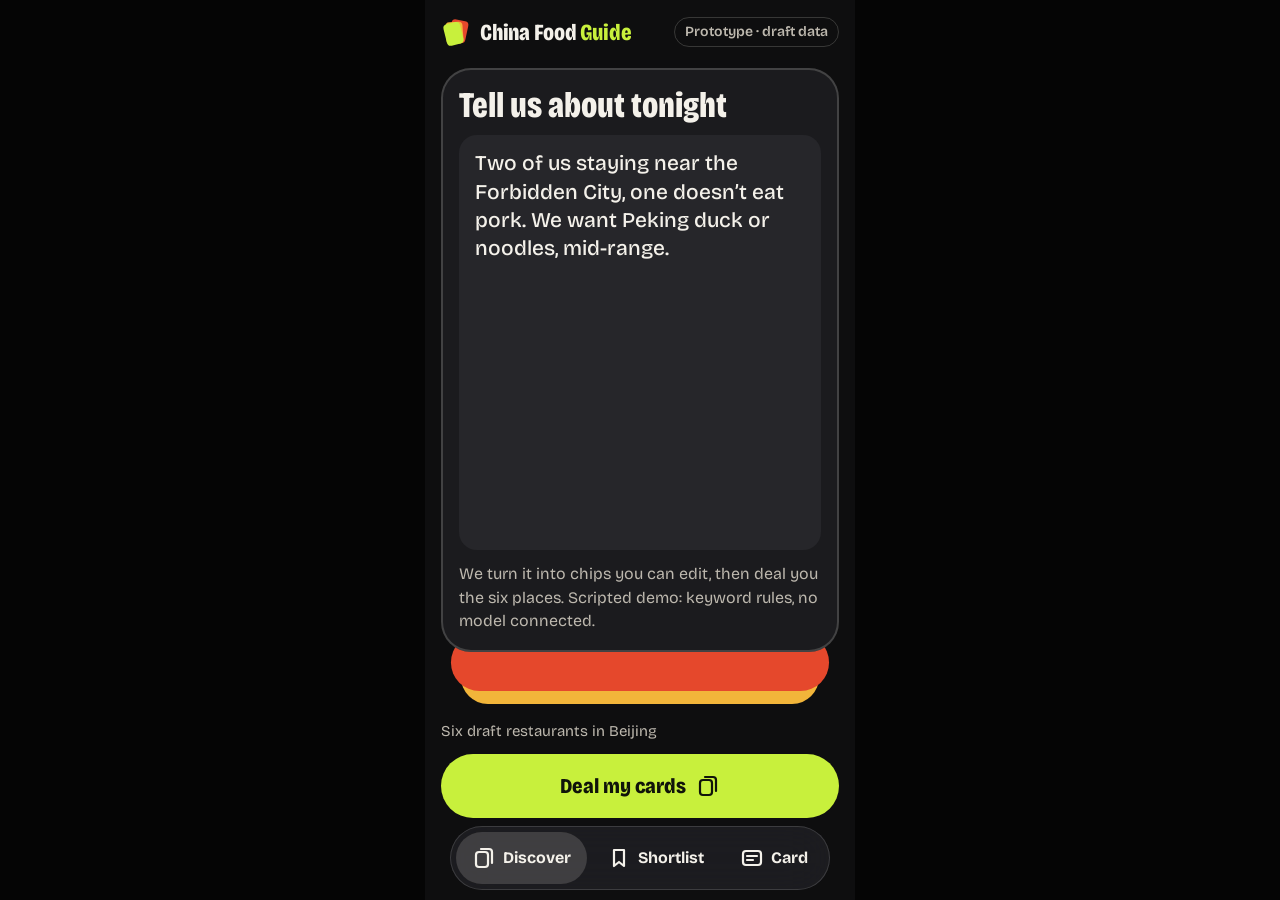
<file: v6-deck.html>
<!doctype html>
<!--
  V6 "Deck": interaction-first phone prototype.
  Font: Bricolage Grotesque (variable, latin subset), designed by Mathieu Triay,
  SIL Open Font License 1.1. Self-hosted from fonts/ (Fontsource
  @fontsource-variable/bricolage-grotesque 5.2.7). Chinese uses the system stack.
  All imagery is hand-written inline SVG. No network requests at runtime.
-->
<html lang="en">
<head>
<meta charset="utf-8">
<meta name="viewport" content="width=device-width, initial-scale=1, viewport-fit=cover">
<meta name="robots" content="noindex">
<meta name="theme-color" content="#0E0E0F">
<title>Deck · China Food Guide</title>
<style>
@font-face {
  font-family: "Bricolage";
  src: url("fonts/bricolage-grotesque-latin-standard-normal.woff2") format("woff2");
  font-weight: 200 800; font-stretch: 75% 100%; font-display: swap;
}
:root {
  --bg: #0E0E0F; --bg2: #1B1B1E; --bg3: #26262A;
  --ink: #F4F1EA; --mute: #BDB8AE; --line: rgba(244, 241, 234, .18);
  --lime: #C8F03C; --lime-ink: #10140A;
  --paper: #F7F4EE; --paper-ink: #151515; --paper-mute: #57534C; --paper-line: #DED8CC;
  --warn-bg: #FFE9E2; --warn-ink: #7A1607;
  --spring: cubic-bezier(.34, 1.56, .64, 1);
  --ease: cubic-bezier(.2, .7, .2, 1);
  --zh: -apple-system, "PingFang SC", "Microsoft YaHei", sans-serif;
  --pill-h: 64px;
  --safe-b: env(safe-area-inset-bottom, 0px);
  --safe-t: env(safe-area-inset-top, 0px);
}
* { box-sizing: border-box; }
html, body { margin: 0; height: 100%; }
body {
  background: #050505; color: var(--ink);
  font-family: "Bricolage", system-ui, sans-serif; font-size: 17px; line-height: 1.45;
  -webkit-font-smoothing: antialiased; overscroll-behavior: none;
  -webkit-tap-highlight-color: transparent;
}
.zh, [lang="zh-Hans"] { font-family: var(--zh); }
button { font: inherit; color: inherit; background: none; border: 0; padding: 0; cursor: pointer; }
a { color: inherit; }
:focus-visible { outline: 3px solid var(--lime); outline-offset: 2px; }
[hidden] { display: none !important; }
.sr { position: absolute; width: 1px; height: 1px; overflow: hidden; clip: rect(0 0 0 0); white-space: nowrap; }
svg.i { width: 24px; height: 24px; fill: none; stroke: currentColor; stroke-width: 2.2; stroke-linecap: round; stroke-linejoin: round; flex: none; }

.phone { position: relative; max-width: 430px; margin: 0 auto; height: 100vh; height: 100dvh; background: var(--bg); overflow: hidden; }

/* ---------- discover ---------- */
.screen {
  height: 100%; display: flex; flex-direction: column;
  padding: var(--safe-t) 0 calc(var(--pill-h) + 18px + var(--safe-b));
}
.top { display: flex; align-items: center; justify-content: space-between; gap: 12px; padding: 10px 16px 6px; min-height: 52px; }
.brand { display: flex; align-items: center; gap: 9px; text-decoration: none; font-weight: 800; font-stretch: 78%; font-size: 23px; letter-spacing: -.01em; line-height: 1; min-height: 44px; }
.brand-mark { width: 30px; height: 30px; flex: none; }
.brand b { color: var(--lime); font-weight: 800; }
.proto { font-size: 14px; font-weight: 600; color: var(--mute); border: 1.5px solid var(--line); border-radius: 99px; padding: 4px 10px; white-space: nowrap; }

.chipbar { padding: 4px 0 2px; }
.chips-scroll { display: flex; gap: 8px; overflow-x: auto; padding: 4px 16px 6px; scrollbar-width: none; }
.chips-scroll::-webkit-scrollbar { display: none; }
.chip {
  flex: none; display: inline-flex; align-items: center; gap: 6px; min-height: 44px; padding: 0 14px;
  border-radius: 99px; background: var(--bg3); color: var(--ink); font-weight: 600; font-size: 16px; white-space: nowrap;
  transition: transform .25s var(--spring), background .2s;
}
.chip svg.i { width: 18px; height: 18px; }
.chip:active { transform: scale(.94); }
.chip.on { background: var(--ink); color: var(--bg); }
.chip.ghost { background: transparent; box-shadow: inset 0 0 0 1.5px var(--line); }
.demo { margin: 0; padding: 0 16px; font-size: 15px; color: var(--mute); }

.deck { position: relative; flex: 1 1 auto; min-height: 0; margin: 8px 16px 0; }
.deck-inner { position: absolute; inset: 0 0 26px 0; }
.dcard {
  position: absolute; inset: 0; border-radius: 30px; background: var(--c); color: var(--k);
  padding: 16px 18px 18px; display: flex; flex-direction: column; overflow: hidden;
  touch-action: none; user-select: none; -webkit-user-select: none; cursor: grab;
  transform-origin: 50% 100%; will-change: transform;
  transition: transform .5s var(--spring), opacity .3s var(--ease);
}
.dcard:active { cursor: grabbing; }
.dcard.l1 { transform: translateY(13px) scale(.95); pointer-events: none; }
.dcard.l2 { transform: translateY(26px) scale(.9); pointer-events: none; }
.dcard.hide { transform: translateY(40px) scale(.85); opacity: 0; pointer-events: none; }
.dcard.l1 .dc-body, .dcard.l2 .dc-body { visibility: hidden; }
.dc-body { display: flex; flex-direction: column; height: 100%; min-height: 0; }
.dc-top { display: flex; justify-content: space-between; align-items: center; gap: 8px; font-weight: 700; font-size: 15px; letter-spacing: .04em; text-transform: uppercase; }
.dc-fitall { background: var(--k); color: var(--c); border-radius: 99px; padding: 3px 10px; letter-spacing: .02em; }
.dc-emblem { flex: 1 1 auto; min-height: 0; display: flex; align-items: center; justify-content: center; padding: 6px 0; }
.dc-emblem svg { width: 100%; height: 100%; max-height: 210px; }
.dc-name { margin: 0; font-weight: 800; font-stretch: 75%; font-size: clamp(31px, 10.4vw, 44px); line-height: .94; letter-spacing: -.012em; }
.dc-sub { margin: 6px 0 0; font-size: 16px; font-weight: 600; line-height: 1.3; }
.dc-sub .zh { font-weight: 600; }
.fits { list-style: none; margin: 12px 0 0; padding: 0; display: flex; flex-wrap: wrap; gap: 6px; }
.fits li { display: inline-flex; align-items: center; gap: 4px; font-size: 15px; font-weight: 700; padding: 4px 10px 4px 7px; border-radius: 99px; border: 2px solid currentColor; line-height: 1.2; }
.fits li svg.i { width: 16px; height: 16px; stroke-width: 3; }
.fits li.y { background: var(--k); color: var(--c); border-color: var(--k); }
.fits li.u { border-style: dashed; }
.dline { display: flex; gap: 8px; align-items: flex-start; margin: 10px 0 0; font-size: 16px; line-height: 1.35; font-weight: 500; }
.dline svg.i { width: 20px; height: 20px; margin-top: 1px; }
.dline.clash, .warn {
  background: var(--warn-bg); color: var(--warn-ink); border-radius: 14px; padding: 9px 11px;
  background-image: repeating-linear-gradient(135deg, transparent 0 9px, rgba(122, 22, 7, .07) 9px 13px);
}
.dline b { font-weight: 800; }
.stamp {
  position: absolute; top: 22px; font-weight: 800; font-stretch: 75%; font-size: 40px; letter-spacing: .02em; text-transform: uppercase;
  padding: 0 12px; border-radius: 12px; border: 4px solid currentColor; opacity: 0; pointer-events: none;
}
.stamp.keep { left: 18px; transform: rotate(-12deg); color: var(--lime); background: var(--lime-ink); }
.stamp.pass { right: 18px; transform: rotate(12deg); color: var(--ink); background: var(--bg); }
.deck-empty {
  position: absolute; inset: 0 0 26px 0; border-radius: 30px; border: 2px dashed var(--line);
  display: flex; flex-direction: column; align-items: center; justify-content: center; gap: 14px; text-align: center; padding: 24px;
}
.deck-empty h2 { margin: 0; font-stretch: 75%; font-size: 34px; line-height: 1; }

/* composer (before the sentence becomes chips) */
.composer {
  position: absolute; inset: 0 0 26px 0; border-radius: 30px; background: var(--bg2); padding: 20px 18px;
  display: flex; flex-direction: column; gap: 12px; box-shadow: inset 0 0 0 2px var(--line); z-index: 5;
}
.composer label { font-weight: 800; font-stretch: 75%; font-size: 36px; line-height: .98; }
.composer textarea {
  flex: 1 1 auto; min-height: 120px; width: 100%; resize: none; border: 0; border-radius: 18px;
  background: var(--bg3); color: var(--ink); font: 500 21px/1.35 "Bricolage", system-ui, sans-serif; padding: 14px 16px;
}
.composer textarea:focus { outline: 2px solid var(--lime); }
.composer p { margin: 0; color: var(--mute); font-size: 16px; }
.peek { position: absolute; left: 0; right: 0; bottom: 0; height: 60px; border-radius: 30px; transform-origin: 50% 100%; }

.controls { padding: 6px 16px 0; }
.meta-row { display: flex; align-items: center; justify-content: space-between; gap: 8px; min-height: 44px; }
.dots { display: flex; align-items: center; }
.dot { width: 34px; height: 44px; display: grid; place-items: center; }
.dot span { width: 12px; height: 12px; border-radius: 99px; background: var(--dc); box-shadow: 0 0 0 2px var(--bg); transition: transform .3s var(--spring); }
.dot[aria-current="true"] span { transform: scale(1.55); box-shadow: 0 0 0 2px var(--bg), 0 0 0 4px var(--ink); }
.dot.kept span { background: transparent; box-shadow: inset 0 0 0 2.5px var(--dc); }
.tray { display: flex; align-items: center; gap: 8px; min-height: 44px; padding: 0 4px 0 10px; border-radius: 99px; font-weight: 700; font-size: 15px; color: var(--ink); }
.tray-stack { display: flex; }
.tray-stack span { width: 30px; height: 30px; border-radius: 99px; background: var(--tc); margin-left: -10px; box-shadow: 0 0 0 2.5px var(--bg); display: grid; place-items: center; color: var(--tk); }
.tray-stack span svg { width: 22px; height: 22px; }
.tray-stack span:first-child { margin-left: 0; }
.tray.bump .tray-stack { animation: bump .45s var(--spring); }
@keyframes bump { 0% { transform: scale(1); } 40% { transform: scale(1.25); } 100% { transform: scale(1); } }
.btns { display: grid; grid-template-columns: 1fr auto 1fr; align-items: center; gap: 10px; padding: 4px 0 0; }
.rb { display: flex; flex-direction: column; align-items: center; gap: 3px; font-size: 15px; font-weight: 700; color: var(--mute); }
.rb .disc { width: 64px; height: 64px; border-radius: 99px; display: grid; place-items: center; background: var(--bg3); color: var(--ink); transition: transform .3s var(--spring), background .2s; }
.rb .disc svg.i { width: 30px; height: 30px; stroke-width: 2.6; }
.rb.keep .disc { background: var(--lime); color: var(--lime-ink); }
.rb.info .disc { width: 52px; height: 52px; background: transparent; box-shadow: inset 0 0 0 2px var(--line); }
.rb:active .disc { transform: scale(.88); }
.rb.pass { justify-self: end; } .rb.keep { justify-self: start; }
.deal { width: 100%; min-height: 64px; border-radius: 99px; background: var(--lime); color: var(--lime-ink); font-weight: 800; font-size: 21px; font-stretch: 85%; display: flex; align-items: center; justify-content: center; gap: 10px; transition: transform .3s var(--spring); }
.deal:active { transform: scale(.96); }

/* ---------- floating pill bar ---------- */
.pillbar {
  position: fixed; z-index: 60; left: 50%; bottom: calc(10px + var(--safe-b)); transform: translateX(-50%);
  display: flex; gap: 4px; padding: 6px; height: var(--pill-h); border-radius: 99px;
  background: rgba(38, 38, 42, .62); -webkit-backdrop-filter: blur(22px) saturate(1.7); backdrop-filter: blur(22px) saturate(1.7);
  box-shadow: inset 0 0 0 1px rgba(255, 255, 255, .14);
  transition: transform .4s var(--spring), opacity .25s;
}
.pillbar a { display: flex; align-items: center; gap: 7px; padding: 0 16px; border-radius: 99px; text-decoration: none; font-weight: 700; font-size: 16px; color: var(--ink); white-space: nowrap; min-width: 44px; transition: background .2s, transform .25s var(--spring); }
.pillbar a:active { transform: scale(.93); }
.pillbar a[aria-current="page"] { background: rgba(244, 241, 234, .16); }
.pillbar .badge { min-width: 22px; height: 22px; border-radius: 99px; background: var(--lime); color: var(--lime-ink); font-size: 14px; display: grid; place-items: center; padding: 0 6px; }
.phone.covered .pillbar { transform: translate(-50%, 140%); opacity: 0; pointer-events: none; }

/* ---------- sheets ---------- */
.layer { position: fixed; inset: 0; z-index: 50; display: flex; justify-content: center; pointer-events: none; }
.layer > * { pointer-events: auto; }
.scrim { position: absolute; inset: 0; background: rgba(0, 0, 0, .5); opacity: 0; transition: opacity .3s; }
.layer.open .scrim { opacity: 1; }
.sheet {
  position: absolute; left: 50%; width: min(100%, 430px); top: 0; height: 100%;
  margin-left: max(-215px, -50%);
  background: var(--paper); color: var(--paper-ink); border-radius: 26px 26px 0 0;
  display: flex; flex-direction: column; transform: translateY(100%); will-change: transform;
}
.sheet.anim { transition: transform .5s var(--spring); }
.grab { flex: none; touch-action: none; cursor: grab; padding: 8px 18px 12px; background: var(--c); color: var(--k); border-radius: 26px 26px 0 0; user-select: none; -webkit-user-select: none; }
.handle { display: block; width: 44px; height: 5px; border-radius: 99px; background: currentColor; opacity: .55; margin: 0 auto 10px; }
.grab-top { display: grid; grid-template-columns: 1fr auto 1fr; align-items: start; gap: 8px; margin-bottom: 4px; }
.grab-top .handle { margin: 4px 0 0; }
.grab-top .proto { justify-self: start; }
.grab-row { display: flex; align-items: flex-start; gap: 12px; }
.grab-row .emb { width: 76px; height: 62px; flex: none; }
.grab-row h2 { margin: 0; font-weight: 800; font-stretch: 75%; font-size: 32px; line-height: .95; letter-spacing: -.01em; }
.grab-row p { margin: 4px 0 0; font-size: 16px; font-weight: 600; }
.grab .proto { color: inherit; border-color: currentColor; opacity: .85; font-size: 13px; }
.grab-meta { margin-top: 8px; font-size: 16px; font-weight: 700; line-height: 1.3; }
.sh-actions .btn { font-size: 16px; padding: 0 10px; gap: 6px; }
.sh-actions .btn svg.i { width: 20px; height: 20px; }
.sh-x { width: 44px; height: 44px; border-radius: 99px; display: grid; place-items: center; margin: -6px -8px 0 auto; flex: none; }
.sh-scroll { flex: 1 1 auto; overflow-y: auto; -webkit-overflow-scrolling: touch; overscroll-behavior: contain; padding: 16px 18px 24px; }
.sh-why { font-size: 22px; line-height: 1.28; font-weight: 600; margin: 0 0 14px; letter-spacing: -.005em; }
.sh-scroll .fits { margin: 0 0 4px; color: var(--paper-ink); }
.sh-scroll .fits li.y { background: var(--paper-ink); color: var(--paper); border-color: var(--paper-ink); }
.sh-scroll .dline { color: var(--paper-ink); }
.sh-scroll .dline.clash { color: var(--warn-ink); }
.sec { margin: 22px 0 0; }
.sec h3, .o-h { margin: 0 0 6px; font-size: 15px; font-weight: 800; letter-spacing: .06em; text-transform: uppercase; color: var(--paper-mute); }
.sec p { margin: 0; }
.plate {
  margin: 20px 0 0; width: 100%; text-align: left; border-radius: 20px; padding: 14px 16px 16px; background: var(--paper-ink); color: var(--paper);
  display: block; transition: transform .3s var(--spring);
}
.plate:active { transform: scale(.98); }
.plate-l { display: flex; justify-content: space-between; align-items: center; font-size: 15px; font-weight: 700; letter-spacing: .05em; text-transform: uppercase; color: #CFC9BD; }
.plate .zh { display: block; font-size: 27px; line-height: 1.3; font-weight: 600; margin: 8px 0 6px; color: #fff; }
.plate .en { font-size: 16px; color: #DCD6CA; }
.note { font-size: 16px; color: var(--paper-mute); margin: 8px 0 0; }
.dishes { list-style: none; margin: 0; padding: 0; }
.dishes li { border-top: 1.5px solid var(--paper-line); }
.dishes li:first-child { border-top: 0; }
.dish { width: 100%; display: flex; align-items: center; gap: 12px; padding: 10px 0; min-height: 56px; text-align: left; }
.dish .nm { flex: 1; }
.dish .nm .zh { display: block; font-size: 20px; font-weight: 600; }
.dish .nm span:last-child { font-size: 16px; }
.tag { flex: none; font-size: 14px; font-weight: 700; border-radius: 99px; padding: 3px 10px; white-space: nowrap; }
.tag.two { background: var(--paper-ink); color: var(--paper); }
.tag.one { box-shadow: inset 0 0 0 1.5px var(--paper-mute); color: var(--paper-mute); }
.dish .go { flex: none; display: inline-flex; align-items: center; gap: 4px; font-size: 15px; font-weight: 700; text-decoration: underline; text-underline-offset: 3px; }
.single .dish { color: var(--paper-mute); }
.unconf { margin: 22px 0 0; padding: 12px 14px; border-radius: 16px; background: #ECE7DC; font-size: 16px; }
.srcs { font-size: 16px; color: var(--paper-mute); margin: 14px 0 0; }
.sh-actions { flex: none; display: grid; grid-template-columns: 1fr 1fr; gap: 10px; padding: 12px 16px calc(12px + var(--safe-b)); background: var(--paper); box-shadow: 0 -1px 0 var(--paper-line); }
.btn { min-height: 56px; border-radius: 99px; display: flex; align-items: center; justify-content: center; gap: 8px; padding: 0 16px; font-weight: 800; font-size: 17px; text-decoration: none; text-align: center; line-height: 1.15; transition: transform .3s var(--spring); }
.btn:active { transform: scale(.95); }
.btn.pri { background: var(--paper-ink); color: var(--lime); }
.btn.sec2 { box-shadow: inset 0 0 0 2px var(--paper-ink); color: var(--paper-ink); }
.btn.lime { background: var(--lime); color: var(--lime-ink); }
.btn[aria-disabled="true"] { opacity: .62; }

/* ask sheet: a shorter sheet on top */
.ask .sheet { top: auto; height: auto; max-height: 82%; bottom: 0; }
.ask-head { padding: 8px 18px 4px; }
.ask-head .handle { background: var(--paper-ink); }
.ask-head h2 { margin: 2px 0 0; font-weight: 800; font-stretch: 75%; font-size: 30px; line-height: 1; }
.ask-head p { margin: 4px 0 0; font-size: 16px; color: var(--paper-mute); }
.seg { display: flex; flex-wrap: wrap; gap: 8px; padding: 12px 18px 4px; }
.seg button { min-height: 44px; padding: 0 14px; border-radius: 99px; font-weight: 700; font-size: 16px; box-shadow: inset 0 0 0 2px var(--paper-ink); transition: transform .25s var(--spring); }
.seg button[aria-pressed="true"] { background: var(--paper-ink); color: var(--paper); }
.seg button:active { transform: scale(.94); }
.answer { padding: 8px 18px calc(20px + var(--safe-b)); overflow-y: auto; }
.answer .q { font-weight: 800; font-size: 19px; margin: 6px 0 6px; }
.answer p { margin: 0 0 10px; }
.answer dl { margin: 0; }
.answer dt { font-weight: 800; margin-top: 8px; }
.answer dd { margin: 0; }
.from { font-size: 16px; color: var(--paper-mute); }

/* driver plate overlay */
.driver { position: absolute; inset: 0; background: #000; color: #fff; display: flex; flex-direction: column; justify-content: center; padding: 24px 20px calc(24px + var(--safe-b)); width: min(100%, 430px); left: 50%; margin-left: max(-215px, -50%); }
.driver .zh { font-size: clamp(34px, 11vw, 46px); line-height: 1.3; font-weight: 700; }
.driver p { margin: 0 0 14px; }
.driver .x { position: absolute; top: calc(12px + var(--safe-t)); right: 12px; }

/* ---------- pushed pages: order, shortlist ---------- */
.page {
  position: absolute; inset: 0; width: min(100%, 430px); left: 50%; margin-left: max(-215px, -50%);
  background: var(--bg); color: var(--ink); display: flex; flex-direction: column; transform: translateX(100%);
}
.page.anim { transition: transform .45s var(--ease); }
.page.in { transform: none; }
.pg-top { flex: none; display: flex; align-items: center; gap: 8px; padding: calc(8px + var(--safe-t)) 10px 8px; min-height: 60px; }
.pg-top h1 { margin: 0; flex: 1; font-weight: 800; font-stretch: 75%; font-size: 28px; line-height: 1; }
.nav-back { min-width: 44px; min-height: 44px; display: grid; place-items: center; border-radius: 99px; }
.pg-body { flex: 1 1 auto; overflow-y: auto; padding: 4px 16px 24px; overscroll-behavior: contain; }
.pg-cta { flex: none; padding: 10px 16px calc(12px + var(--safe-b)); }
.o-rest { display: flex; align-items: center; gap: 12px; background: var(--c); color: var(--k); border-radius: 22px; padding: 10px 14px; }
.o-rest svg { width: 64px; height: 52px; flex: none; }
.o-rest b { font-stretch: 75%; font-weight: 800; font-size: 22px; line-height: 1; display: block; }
.stepper { display: flex; align-items: center; justify-content: space-between; margin: 18px 0 0; padding: 12px 12px 12px 16px; border-radius: 22px; background: var(--bg2); }
.stepper .lbl { font-weight: 700; font-size: 18px; }
.stepper .ctl { display: flex; align-items: center; gap: 6px; }
.stepper button { width: 52px; height: 52px; border-radius: 99px; background: var(--bg3); display: grid; place-items: center; transition: transform .25s var(--spring); }
.stepper button:active { transform: scale(.88); }
.stepper output { min-width: 52px; text-align: center; font-weight: 800; font-stretch: 75%; font-size: 46px; line-height: 1; }
.stepper output.pop { animation: bump .4s var(--spring); }
.togs { margin: 10px 0 0; padding: 6px 0; border-radius: 22px; background: var(--bg2); }
.togs p { margin: 6px 16px 2px; font-weight: 700; font-size: 18px; }
.tog { width: 100%; display: flex; align-items: center; justify-content: space-between; gap: 12px; min-height: 52px; padding: 0 16px; font-size: 17px; font-weight: 600; text-align: left; }
.sw { width: 52px; height: 32px; border-radius: 99px; background: var(--bg3); position: relative; flex: none; transition: background .2s; box-shadow: inset 0 0 0 1.5px var(--line); }
.sw::after { content: ""; position: absolute; top: 4px; left: 4px; width: 24px; height: 24px; border-radius: 99px; background: var(--ink); transition: transform .35s var(--spring); }
.tog[aria-checked="true"] .sw { background: var(--lime); }
.tog[aria-checked="true"] .sw::after { transform: translateX(20px); background: var(--lime-ink); }
.pg-body .demo { padding: 10px 2px 0; }
.out { margin: 18px 0 0; }
.out .o-h { color: var(--mute); margin-top: 18px; }
.olist { list-style: none; margin: 0; padding: 0; display: grid; gap: 8px; }
.olist li { background: var(--paper); color: var(--paper-ink); border-radius: 20px; padding: 12px 14px; }
.olist li.enter { animation: rise .45s var(--spring) both; }
@keyframes rise { from { transform: translateY(14px) scale(.97); opacity: 0; } to { transform: none; opacity: 1; } }
.olist .zh { font-size: 26px; font-weight: 700; }
.olist .qz { font-size: 22px; font-weight: 700; margin-left: 8px; }
.olist .en { display: block; font-weight: 700; }
.olist p { margin: 4px 0 0; font-size: 16px; color: var(--paper-mute); }
.olist .warn { margin-top: 8px; color: var(--warn-ink); }
.outlist { list-style: none; margin: 0; padding: 0; display: grid; gap: 8px; }
.meta { color: var(--mute); font-size: 16px; margin: 12px 0 0; }
.slist { list-style: none; margin: 0; padding: 0; display: grid; gap: 10px; }
.slist li { display: flex; align-items: stretch; gap: 0; border-radius: 22px; overflow: hidden; background: var(--c); color: var(--k); }
.slist a { flex: 1; display: flex; align-items: center; gap: 12px; padding: 12px 14px; text-decoration: none; min-height: 84px; }
.slist a svg { width: 70px; height: 56px; flex: none; }
.slist b { display: block; font-weight: 800; font-stretch: 75%; font-size: 24px; line-height: 1; }
.slist button { flex: none; width: 56px; display: grid; place-items: center; }
.empty { margin: 40px 0; text-align: center; color: var(--mute); }
.empty b { display: block; color: var(--ink); font-stretch: 75%; font-size: 30px; line-height: 1.05; margin-bottom: 8px; }

/* ---------- staff card ---------- */
.cardpage { position: absolute; inset: 0; width: min(100%, 430px); left: 50%; margin-left: max(-215px, -50%); background: #fff; color: #000; display: flex; flex-direction: column; }
.cp-top { flex: none; display: flex; align-items: center; gap: 8px; padding: calc(4px + var(--safe-t)) 8px 0 4px; min-height: 48px; }
.cp-top .nav-back { color: #000; }
.cp-for { flex: 1; font-size: 15px; font-weight: 700; line-height: 1.2; }
.cp-top .proto { color: #3D3A35; border-color: #BDB7AC; font-size: 13px; }
.flip { position: relative; flex: 1 1 auto; min-height: 0; }
.face { position: absolute; inset: 0; padding: 4px 20px 8px; overflow-y: auto; }
.f-g { font-size: min(22px, 3.3vh); font-weight: 600; margin: 0 0 1.2vh; }
.f-ord { list-style: none; margin: 0 0 1.4vh; padding: 1vh 0; border-top: 3px solid #000; border-bottom: 3px solid #000; }
.f-ord li { font-size: min(32px, 4.6vh); font-weight: 800; line-height: 1.25; }
.f-ord li b { margin-left: .4em; }
.f-st { font-size: min(32px, 4.7vh); font-weight: 800; line-height: 1.25; margin: 0 0 1vh; }
.f-s2 { font-size: min(21px, 3.15vh); font-weight: 500; line-height: 1.45; margin: 0 0 .8vh; }
.f-cl { font-size: min(24px, 3.5vh); font-weight: 700; margin: 1vh 0 0; }
.face.back h2 { font-weight: 800; font-stretch: 75%; font-size: 30px; line-height: 1; margin: 4px 0 10px; }
.face.back p, .face.back li { font-size: 17px; line-height: 1.4; }
.face.back ol { padding-left: 1.2em; margin: 0 0 10px; }
.face.back .warn { margin: 12px 0 0; }
.cp-bot { flex: none; display: flex; gap: 10px; align-items: center; padding: 8px 16px calc(10px + var(--safe-b)); }
.cp-bot .btn { flex: 1; background: #000; color: #fff; min-height: 52px; }
.cp-dots { display: flex; gap: 4px; }
.cp-dots a { min-width: 44px; min-height: 44px; display: grid; place-items: center; border-radius: 99px; font-weight: 800; text-decoration: none; box-shadow: inset 0 0 0 2px #000; }
.cp-dots a[aria-current="true"] { background: #000; color: #fff; }

@media (max-height: 720px) {
  .dline-card { display: none; }
  .dc-emblem svg { max-height: 120px; }
}
@media (prefers-reduced-motion: reduce) {
  *, *::before, *::after { transition-duration: .01ms !important; animation: none !important; }
}
</style>
</head>
<body>
<div class="phone" id="phone">
  <div class="screen" id="discover"></div>
  <div class="layer" id="L-page" hidden></div>
  <div class="layer" id="L-sheet" hidden></div>
  <div class="layer ask" id="L-ask" hidden></div>
  <div class="layer" id="L-top" hidden></div>
  <nav class="pillbar" id="pillbar" aria-label="Main"></nav>
</div>
<script src="data.js"></script>
<script>
(function () {
'use strict';
/* ---------- core rules (a short re-implementation of form-test/proto.js; data only from data.js) ---------- */
var P = window.PROTO;
function esc(s) {
  return String(s == null ? '' : s).replace(/[&<>"']/g, function (c) {
    return { '&': '&amp;', '<': '&lt;', '>': '&gt;', '"': '&quot;', "'": '&#39;' }[c];
  });
}
function zh(t, cls) { return '<span class="zh' + (cls ? ' ' + cls : '') + '" lang="zh-Hans">' + esc(t) + '</span>'; }
function byId(id) { for (var i = 0; i < P.restaurants.length; i++) if (P.restaurants[i].id === id) return P.restaurants[i]; return null; }
var PRICE = { budget: '¥ Budget', mid: '¥¥ Mid' };
var CUISINE = { duck: 'Peking duck', noodles: 'Noodles', dumplings: 'Dumplings', hotpot: 'Hotpot', snacks: 'Breakfast & snacks' };
var ALG = { peanut: 'peanut', tree_nut: 'tree nuts', sesame: 'sesame', gluten: 'gluten', soy: 'soy', shellfish: 'shellfish', fish: 'fish', egg: 'egg', dairy: 'dairy' };
var DIETNOTE = { pork: 'contains pork', high_fat: 'rich and fatty', organ_meat: 'organ meat', msg_common: 'MSG common' };
var DIVERGE = { fermented_or_pungent: 'strong smell, fermented', texture: 'unfamiliar texture' };
var FIRST = { crowd_pleaser: 'a crowd pleaser', approachable: 'approachable', adventurous: 'adventurous', challenging: 'challenging' };
var PRESENCE = { always: 'always', common: 'common', varies: 'sometimes' };
var PREFILL = 'Two of us staying near the Forbidden City, one doesn’t eat pork. We want Peking duck or noodles, mid-range.';

var OPTS = [
  { k: 'diet', v: 'no-pork', label: 'No pork' },
  { k: 'diet', v: 'peanut', label: 'Peanut allergy' },
  { k: 'diet', v: 'sesame', label: 'Sesame allergy' },
  { k: 'area', v: 'fc', label: 'Near the Forbidden City' },
  { k: 'area', v: 'dongcheng', label: 'Dongcheng' },
  { k: 'area', v: 'xicheng', label: 'Xicheng' },
  { k: 'area', v: 'chaoyang', label: 'Chaoyang' },
  { k: 'cuisine', v: 'duck', label: 'Peking duck' },
  { k: 'cuisine', v: 'noodles', label: 'Noodles' },
  { k: 'cuisine', v: 'dumplings', label: 'Dumplings' },
  { k: 'cuisine', v: 'hotpot', label: 'Hotpot' },
  { k: 'cuisine', v: 'snacks', label: 'Breakfast & snacks' },
  { k: 'price', v: 'budget', label: '¥ Budget' },
  { k: 'price', v: 'mid', label: '¥¥ Mid' }
];
var OPT = {};
OPTS.forEach(function (o) { OPT[o.v] = o; });
var GROUP_LABEL = { diet: 'Can’t eat', area: 'Area', cuisine: 'Food', price: 'Price' };

var RULES = [
  [/\bpork\b|\bpig\b|halal|muslim|清真/, 'no-pork'],
  [/peanut/, 'peanut'],
  [/sesame/, 'sesame'],
  [/forbidden city|palace|gugong|故宫|tiananmen/, 'fc'],
  [/dongcheng|东城/, 'dongcheng'],
  [/xicheng|西城/, 'xicheng'],
  [/chaoyang|sanlitun|朝阳/, 'chaoyang'],
  [/\bduck\b|peking|kaoya|烤鸭/, 'duck'],
  [/noodle|\bmian\b|面/, 'noodles'],
  [/dumpling|jiaozi|饺子/, 'dumplings'],
  [/hot ?pot|mutton|lamb|火锅/, 'hotpot'],
  [/breakfast|snack|douzhi/, 'snacks'],
  [/\bmid\b|mid-range|moderate|not too expensive/, 'mid'],
  [/cheap|inexpensive|\bbudget\b/, 'budget']
];
var NUM = { one: 1, two: 2, three: 3, four: 4, five: 5, six: 6 };
function parseSentence(s) {
  var t = String(s || '').toLowerCase().replace(/’/g, "'");
  var chips = [], hits = [];
  RULES.forEach(function (rule) {
    var m = t.match(rule[0]);
    if (!m) return;
    if (rule[1] === 'budget' && /mid[ -]budget/.test(t)) return;
    if (chips.indexOf(rule[1]) < 0) { chips.push(rule[1]); hits.push([m[0], OPT[rule[1]].label]); }
  });
  var party = null;
  var pm = t.match(/\b(one|two|three|four|five|six|[1-6])\b (of us|people|adults|friends)/);
  if (pm) party = NUM[pm[1]] || Number(pm[1]);
  else if (/\b(just me|solo|alone|by myself)\b/.test(t)) party = 1;
  return { chips: chips, party: party, hits: hits };
}
function groups(chips) {
  var g = { diet: [], area: [], cuisine: [], price: [] };
  chips.forEach(function (v) { if (OPT[v]) g[OPT[v].k].push(v); });
  return g;
}
function splitName(n) {
  var i = n.indexOf(' (');
  return i < 0 ? { main: n, sub: '' } : { main: n.slice(0, i), sub: n.slice(i + 2, n.length - 1) };
}
function shortDish(d) { return d.nameEn.replace(/ \(.*\)$/, ''); }
function verifiedDishes(r) { return r.dishes.filter(function (d) { return d.verified; }); }
function singleDishes(r) { return r.dishes.filter(function (d) { return !d.verified; }); }
function libDishes(r) { return r.dishes.filter(function (d) { return d.verified && d.slug && P.dishes[d.slug]; }); }
function hasPork(d) {
  if (d.slug && P.dishes[d.slug]) return P.dishes[d.slug].dietaryNotes.indexOf('pork') >= 0;
  return d.nameZh.indexOf('猪肉') >= 0;
}
function allergenOf(slug, a) {
  return (P.dishes[slug].allergens.filter(function (x) { return x.allergen === a; })[0]) || null;
}
function listJoin(a) { return a.length < 2 ? a.join('') : a.slice(0, -1).join(', ') + ' and ' + a[a.length - 1]; }
var UNCONFIRMED = [['hours', 'hours'], ['priceBand', 'price band'], ['spendPerHead', 'spend per head'], ['ordering', 'how to order'], ['payment', 'payment'], ['englishMenu', 'English menu']];
function notConfirmed(r) {
  return UNCONFIRMED.filter(function (f) { return r[f[0]] == null; }).map(function (f) { return f[1]; });
}
function fmtDate(iso) {
  if (!iso) return 'undated';
  var m = ['Jan', 'Feb', 'Mar', 'Apr', 'May', 'Jun', 'Jul', 'Aug', 'Sep', 'Oct', 'Nov', 'Dec'];
  var p = iso.split('-');
  return Number(p[2]) + ' ' + m[Number(p[1]) - 1] + ' ' + p[0];
}
function sourceNames(r) { return r.sources.map(function (s) { return s.name; }); }

/* one line per dietary need, conditional wording only */
function dietLine(r, v) {
  var ver = verifiedDishes(r), lib = libDishes(r);
  var noLib = ver.filter(function (d) { return !d.slug; });
  if (v === 'no-pork') {
    if (r.halalSignage === true) return { tone: 'cue', text: zh('清真') + ' (halal) is in the shop name: a strong cue, not a certification. The no-pork card still applies.' };
    if (r.onlyDishPork) return { tone: 'clash', text: 'Its only dish is pork-based, and none of our sources mentions a pork-free version.' };
    var pork = ver.filter(hasPork);
    if (pork.length) return { tone: 'ask', text: esc(listJoin(pork.map(shortDish))) + ' typically contains pork; fillings vary, so ask about each one.' };
    if (noLib.length) return { tone: 'ask', text: 'Some dishes here have no dish notes yet, so pork cannot be ruled out. Ask with the card.' };
    return { tone: 'ask', text: 'Our dish notes list no pork in ' + esc(listJoin(lib.map(shortDish))) + '. Kitchens vary, so ask with the card.' };
  }
  var name = ALG[v];
  var hit = [];
  lib.forEach(function (d) { var x = allergenOf(d.slug, v); if (x) hit.push([d, x]); });
  var desc = noLib.filter(function (d) { return new RegExp(v, 'i').test(d.note || '') || new RegExp(v, 'i').test(d.nameEn); });
  if (hit.some(function (h) { return h[1].presence === 'always'; })) return { tone: 'clash', text: esc(cap(name)) + ' is always in the typical preparation of ' + esc(listJoin(hit.map(function (h) { return shortDish(h[0]); }))) + '.' };
  if (desc.length) return { tone: 'clash', text: esc(listJoin(desc.map(shortDish))) + ' carries ' + esc(name) + ', per the source description. Ask about the rest.' };
  if (hit.length) return { tone: 'ask', text: esc(cap(name)) + ' can appear in ' + esc(listJoin(hit.map(function (h) { return shortDish(h[0]); }))) + ' (' + esc(PRESENCE[hit[0][1].presence]) + ', typical preparation). Ask with the card.' };
  if (lib.length && !noLib.length) return { tone: 'ask', text: esc(cap(name)) + ' is not in our typical-preparation notes for ' + esc(listJoin(lib.map(shortDish))) + '. Confirm with the card.' };
  if (lib.length) return { tone: 'ask', text: esc(cap(name)) + ' is not in our notes for ' + esc(listJoin(lib.map(shortDish))) + '; other dishes have no notes. Ask with the card.' };
  return { tone: 'ask', text: 'No allergen notes on file for these dishes. Ask with the card.' };
}
function cap(s) { return s.charAt(0).toUpperCase() + s.slice(1); }

function evaluate(r, chips) {
  var g = groups(chips);
  var e = { fits: [], misses: [], unknown: [], diet: [], clash: false, score: 0 };
  if (g.area.length) {
    var a = g.area.filter(function (v) { return v === 'fc' ? r.nearForbiddenCity === true : r.district === v; });
    if (a.length) { e.fits.push(OPT[a[0]].label); e.score += 1; } else e.misses.push(g.area.map(function (v) { return OPT[v].label; }).join(' or '));
  }
  if (g.cuisine.length) {
    var c = g.cuisine.filter(function (v) { return r.cuisines.indexOf(v) >= 0; });
    if (c.length) { e.fits.push(OPT[c[0]].label); e.score += 2; } else e.misses.push(g.cuisine.map(function (v) { return OPT[v].label; }).join(' or '));
  }
  if (g.price.length) {
    if (!r.priceBand) e.unknown.push('Price band not confirmed');
    else if (g.price.indexOf(r.priceBand) >= 0) { e.fits.push(PRICE[r.priceBand]); e.score += 1; }
    else e.misses.push(g.price.map(function (v) { return OPT[v].label; }).join(' or '));
  }
  g.diet.forEach(function (v) {
    var l = dietLine(r, v); l.label = OPT[v].label; l.v = v;
    e.diet.push(l);
    if (l.tone === 'clash') { e.clash = true; e.score -= 3; }
  });
  e.full = chips.length > 0 && !e.misses.length && !e.clash && !e.unknown.length;
  return e;
}
function ranked(chips) {
  return P.restaurants.map(function (r, i) { return { r: r, e: evaluate(r, chips), i: i }; })
    .sort(function (a, b) { return (b.e.score - a.e.score) || (a.i - b.i); });
}

/* Build my order: only verified dishes from this restaurant; quantities only where the dish notes give one */
function quantity(d, party) {
  if (d.slug === 'peking-duck') {
    if (party <= 3) return { zh: '半只', en: 'Half a duck (半只). The dish notes say proper roast duck houses sell half ducks to small groups.' };
    return { zh: '', en: 'Our notes only cover half ducks for small groups; ask staff how much to order for ' + party + '.' };
  }
  if (d.slug === 'jiaozi') return { zh: (2 * party) + '–' + (3 * party) + '两', en: 'About ' + (2 * party) + ' to ' + (3 * party) + ' liang (两) for ' + party + '. The dish notes say a normal solo order is two or three liang.' };
  return { zh: '', en: 'Portion size is not in our notes; staff can advise.' };
}
function buildOrder(r, party, diet) {
  var order = [], ask = [], out = [];
  verifiedDishes(r).forEach(function (d) {
    var lib = d.slug ? P.dishes[d.slug] : null;
    var exclude = null, askFirst = null;
    if (diet.indexOf('no-pork') >= 0) {
      if (r.onlyDishPork && lib && lib.dietaryNotes.indexOf('pork') >= 0) exclude = 'Pork-based sauce; none of our sources mentions a pork-free version.';
      else if (lib && lib.dietaryNotes.indexOf('pork') >= 0) askFirst = 'Typically contains pork. Fillings vary, so ask for a non-pork one.';
      else if (!lib && hasPork(d)) exclude = 'Pork in the name (猪肉).';
      else if (!lib) askFirst = 'No dish notes on file, so pork cannot be ruled out. Ask.';
    }
    ['peanut', 'sesame'].forEach(function (a) {
      if (diet.indexOf(a) < 0) return;
      if (lib) {
        var x = allergenOf(d.slug, a);
        if (x && x.presence === 'always') exclude = exclude || cap(ALG[a]) + ' is always in the typical preparation.';
        else if (x) askFirst = askFirst || cap(ALG[a]) + ' ' + (x.presence === 'varies' ? 'sometimes appears' : 'is common') + ': ' + x.note;
      } else if (new RegExp(a, 'i').test(d.note || '')) exclude = exclude || cap(ALG[a]) + ', per the source description.';
      else askFirst = askFirst || 'No allergen notes on file for this dish. Ask with the card.';
    });
    var typical = lib ? lib.allergens.filter(function (x) { return diet.indexOf(x.allergen) < 0; }).map(function (x) { return ALG[x.allergen] + ' (' + PRESENCE[x.presence] + ')'; }) : [];
    var item = { d: d, lib: lib, qty: quantity(d, party), typical: typical, why: askFirst };
    if (exclude) out.push({ d: d, why: exclude });
    else if (askFirst) ask.push(item);
    else order.push(item);
  });
  return { order: order, ask: ask, out: out, single: singleDishes(r), cards: diet.filter(function (x) { return P.cards[x]; }), party: party };
}
function cardModel(o, cardId) {
  var items = o.order.concat(o.ask);
  var c = cardId ? P.cards[cardId] : null;
  var zhLines = [], enLines = [];
  return {
    greeting: P.cardGreeting,
    closing: P.cardClosing,
    items: items.map(function (it) { return { zh: it.d.nameZh, qzh: it.qty.zh, en: it.d.nameEn, qen: it.qty.zh ? it.qty.en : '' }; }),
    card: c,
    body: c ? [c.statement, c.avoid, c.crossContact, c.askAlternative] : []
  };
}

/* Ask about this dish: answers come only from PROTO.dishes[slug] */
var ASK_TOPICS = [['what', 'What is it?'], ['how', 'How do I eat it?'], ['allergens', 'Allergens?'], ['spice', 'Is it spicy?']];
function sentences(text) { return (text.match(/[^.!?]+[.!?]+/g) || [text]).map(function (s) { return s.trim(); }); }
function askAnswer(slug, topic) {
  var d = P.dishes[slug];
  var a = { q: '', paras: [], items: [], caution: '' };
  var body = sentences(d.body.join(' '));
  if (topic === 'what') {
    a.q = 'What is it?';
    a.paras = body.slice(0, 2);
    if (d.firstTimer) a.items.push({ label: 'For a first try', text: 'Our dish notes call it ' + FIRST[d.firstTimer] + '.' });
  } else if (topic === 'how') {
    a.q = 'How do I eat it?';
    a.paras = [d.howToEat];
  } else if (topic === 'allergens') {
    a.q = 'What allergens does it have?';
    a.items = d.allergens.map(function (x) { return { label: cap(ALG[x.allergen]) + ', ' + PRESENCE[x.presence], text: x.note }; });
    d.dietaryNotes.forEach(function (n) { a.items.push({ label: 'Also', text: cap(DIETNOTE[n] || n) + '.' }); });
    a.caution = 'This describes the typical preparation, not this kitchen. Ask staff to confirm; the card asks in Chinese.';
  } else {
    a.q = 'Is it spicy?';
    a.paras = [d.spiceLevel === 0 ? 'Our dish notes mark the typical preparation as not spicy.' : 'Our dish notes give the typical preparation some heat.'];
    sentences(d.howToEat).concat(body).filter(function (s) { return /spic|chil/i.test(s); }).forEach(function (s) { a.paras.push(s); });
    d.divergence.forEach(function (n) { a.items.push({ label: 'Heads up', text: cap(DIVERGE[n] || n) + '.' }); });
    d.cautiousAlternatives.forEach(function (s) { if (P.dishes[s]) a.items.push({ label: 'Gentler option', text: P.dishes[s].nameEn + ' (' + P.dishes[s].nameZh + ')' }); });
  }
  return a;
}
function parseHash() {
  var h = (location.hash || '#/').slice(1);
  var qi = h.indexOf('?');
  var path = qi < 0 ? h : h.slice(0, qi);
  var q = {};
  if (qi >= 0) h.slice(qi + 1).split('&').forEach(function (kv) { var p = kv.split('='); if (p[0]) q[p[0]] = decodeURIComponent(p[1] || ''); });
  return { parts: path.split('/').filter(Boolean), q: q };
}
var REDUCED = window.matchMedia && window.matchMedia('(prefers-reduced-motion: reduce)').matches;
/* ---------- end core ---------- */


/* ---------- look: one flat colour field and one emblem per restaurant ---------- */
var LOOK = {
  'siji-minfu-gugong': { c: '#E5482C', k: '#170805', hi: '#FFD7C4', emb: 'duck' },
  'pang-mei-noodles': { c: '#F2B53A', k: '#1C1305', hi: '#C8301B', emb: 'chili' },
  'man-heng-ji': { c: '#1E6A5B', k: '#F6F1E7', hi: '#E9A25F', emb: 'hotpot' },
  'bao-yuan': { c: '#6A4ACB', k: '#FBF8FF', hi: '#F6B9CD', emb: 'dumplings' },
  'huguosi-snacks': { c: '#C3D3A9', k: '#141A0C', hi: '#7D9163', emb: 'douzhi' },
  'no69-fangzhuanchang': { c: '#3A2A1F', k: '#F6EFE4', hi: '#9BCB58', emb: 'zhajiang' }
};
function lk(r) { return LOOK[r.id] || { c: '#333', k: '#fff', hi: '#999', emb: 'zhajiang' }; }
function vars(r) { var l = lk(r); return '--c:' + l.c + ';--k:' + l.k + ';--hi:' + l.hi; }

var BOWL = '<path fill="currentColor" d="M26 110h188c-2 40-38 66-94 66S28 150 26 110z"/><rect x="90" y="172" width="60" height="11" rx="5.5" fill="currentColor"/><path d="M48 132c34 12 110 12 144 0" fill="none" stroke="var(--c)" stroke-width="5" stroke-linecap="round"/>';
var NOODLES = '<g fill="none" stroke="currentColor" stroke-width="7" stroke-linecap="round"><path d="M50 104c10-18 26-18 36 0s26 18 36 0 26-18 36 0 22 14 32 0"/><path d="M62 90c10-16 24-16 34 0s24 16 34 0 24-16 34 0"/></g>';
var EMB = {
  duck: '<rect x="16" y="162" width="208" height="12" rx="6" fill="currentColor"/>' +
    '<path fill="currentColor" d="M30 124C28 92 62 70 108 72c44 2 76 18 88 42 10 22-6 40-36 46-40 8-96 6-116-10-8-7-14-16-14-26z"/>' +
    '<path fill="currentColor" d="M164 102c4-26 2-48 10-62 8-14 28-16 36-4 6 9 2 20-8 22-8 1-12 8-12 20 0 14-2 26-8 36z"/>' +
    '<path fill="currentColor" d="M208 38l26 8-26 8z"/><circle cx="196" cy="40" r="4.5" fill="var(--hi)"/>' +
    '<g fill="none" stroke="var(--hi)" stroke-linecap="round"><path d="M64 97c22-12 54-12 78-2" stroke-width="7"/><path d="M56 117c14-7 30-9 44-7" stroke-width="5"/><path d="M150 132c8-4 16-10 20-18" stroke-width="5"/></g>',
  zhajiang: '<path d="M152 12L100 110M180 18L118 112" stroke="currentColor" stroke-width="9" stroke-linecap="round"/>' + NOODLES +
    '<path fill="currentColor" d="M94 82c2-17 46-19 52-2 4 10-8 15-27 15s-27-3-25-13z"/><path d="M107 79c7-4 17-5 25-3" stroke="var(--c)" stroke-width="4" stroke-linecap="round" fill="none"/>' +
    '<g stroke="var(--hi)" stroke-width="7" stroke-linecap="round"><path d="M58 76l18 8M156 72l20-6M168 88l18 3M44 96l14 2"/></g>' + BOWL,
  chili: '<g fill="none" stroke="currentColor" stroke-width="6" stroke-linecap="round"><path d="M58 70c-9-11 9-17 0-30"/><path d="M84 66c-9-11 9-17 0-30"/></g>' + NOODLES +
    '<path fill="var(--hi)" d="M122 40c28-12 62-2 80 26 8 12 10 26 4 34-10-20-36-38-66-42-15-2-25-12-18-18z"/><path d="M124 42c-7-8-9-18-3-26" stroke="currentColor" stroke-width="7" stroke-linecap="round" fill="none"/>' + BOWL,
  hotpot: '<g fill="none" stroke="currentColor" stroke-width="6" stroke-linecap="round"><path d="M110 28c-7-8 7-12 0-22"/><path d="M132 28c-7-8 7-12 0-22"/></g>' +
    '<rect x="94" y="34" width="52" height="12" rx="6" fill="currentColor"/><path fill="var(--hi)" d="M102 44h36l5 50h-46z"/>' +
    '<path fill="var(--hi)" d="M30 96h180c-4 38-40 60-90 60S34 134 30 96z"/><rect x="20" y="86" width="200" height="14" rx="7" fill="currentColor"/>' +
    '<path d="M46 120c40 10 108 10 148 0" stroke="var(--c)" stroke-width="5" fill="none" stroke-linecap="round"/>' +
    '<g fill="none" stroke="currentColor" stroke-width="7"><circle cx="22" cy="118" r="12"/><circle cx="218" cy="118" r="12"/></g>' +
    '<path fill="currentColor" d="M80 152h80l12 28H68z"/><g fill="var(--c)"><rect x="92" y="161" width="10" height="12" rx="3"/><rect x="115" y="161" width="10" height="12" rx="3"/><rect x="138" y="161" width="10" height="12" rx="3"/></g>' +
    '<g fill="none" stroke="currentColor" stroke-width="7" stroke-linecap="round"><path d="M44 84c8-12 22-12 30 0"/><path d="M166 84c8-12 22-12 30 0"/></g>',
  dumplings: '<rect x="18" y="166" width="204" height="10" rx="5" fill="currentColor"/>' +
    dump(68, 96, -12, 'var(--hi)') + dump(172, 96, 12, '#BFE29A') + dump(120, 134, 0, 'currentColor'),
  douzhi: '<g fill="none" stroke="currentColor" stroke-width="6" stroke-linecap="round"><path d="M70 66c-10-12 10-18 0-32"/><path d="M100 62c-10-12 10-18 0-32"/><path d="M130 66c-10-12 10-18 0-32"/></g>' +
    '<path fill="currentColor" d="M24 92h150c-2 40-30 64-75 64S26 132 24 92z"/><ellipse cx="99" cy="92" rx="75" ry="12" fill="var(--hi)" stroke="currentColor" stroke-width="6"/>' +
    '<rect x="72" y="152" width="54" height="10" rx="5" fill="currentColor"/><rect x="12" y="166" width="216" height="8" rx="4" fill="currentColor"/>' +
    '<circle cx="190" cy="128" r="29" fill="none" stroke="currentColor" stroke-width="18"/><circle cx="190" cy="128" r="29" fill="none" stroke="var(--hi)" stroke-width="4" stroke-dasharray="5 9"/>'
};
function dump(x, y, rot, fill) {
  return '<g transform="translate(' + x + ' ' + y + ') rotate(' + rot + ')"><path fill="' + fill + '" d="M-58 20C-58-12-30-34 0-34S58-12 58 20C38 32-38 32-58 20Z"/>' +
    '<path d="M-28-24c4 10 4 20 2 30M0-32v30M28-24c-4 10-4 20-2 30" fill="none" stroke="var(--c)" stroke-width="5" stroke-linecap="round"/></g>';
}
function emblem(r, cls) {
  return '<svg class="' + (cls || '') + '" viewBox="0 0 240 190" aria-hidden="true" focusable="false">' + EMB[lk(r).emb] + '</svg>';
}
var IC = {
  x: '<path d="M6 6l12 12M18 6L6 18"/>',
  check: '<path d="M5 12.5l4.5 4.5L19 7.5"/>',
  up: '<path d="M12 19V5M6 11l6-6 6 6"/>',
  back: '<path d="M15 5l-7 7 7 7"/>',
  plus: '<path d="M12 5v14M5 12h14"/>',
  minus: '<path d="M5 12h14"/>',
  pen: '<path d="M4 20l4-1 11-11-3-3L5 16z"/>',
  deck: '<rect x="4" y="6" width="12" height="15" rx="3"/><path d="M9 3h8a3 3 0 0 1 3 3v11"/>',
  mark: '<path d="M7 4h10v16l-5-4-5 4z"/>',
  card: '<rect x="3" y="5" width="18" height="14" rx="3"/><path d="M7 10h10M7 14h6"/>',
  warn: '<path d="M12 3l9.5 17h-19z"/><path d="M12 10v4.5M12 17.4v.1"/>',
  info: '<circle cx="12" cy="12" r="9"/><path d="M12 11v6M12 7.5v.1"/>',
  q: '<circle cx="12" cy="12" r="9"/><path d="M9.5 9.5a2.5 2.5 0 1 1 3.5 2.3c-.6.3-1 .9-1 1.6v.6M12 17.4v.1"/>',
  flip: '<path d="M4 12a8 8 0 0 1 14-5.3M20 12a8 8 0 0 1-14 5.3"/><path d="M18 3v4h-4M6 21v-4h4"/>',
  car: '<path d="M4 16v-4l2-5h12l2 5v4z"/><circle cx="8" cy="16.5" r="1.6"/><circle cx="16" cy="16.5" r="1.6"/>',
  expand: '<path d="M4 9V4h5M20 9V4h-5M4 15v5h5M20 15v5h-5"/>',
  dash: '<path d="M7 12h10"/>'
};
function ic(n, extra) { return '<svg class="i" viewBox="0 0 24 24" aria-hidden="true" focusable="false"' + (extra || '') + '>' + IC[n] + '</svg>'; }
var BRAND_MARK = '<svg class="brand-mark" viewBox="0 0 30 30" aria-hidden="true"><rect x="9" y="3" width="17" height="22" rx="4" fill="#E5482C" transform="rotate(12 17 14)"/><rect x="5" y="5" width="17" height="22" rx="4" fill="#F2B53A" transform="rotate(-4 13 16)"/><rect x="4" y="6" width="17" height="22" rx="4" fill="#C8F03C" transform="rotate(-14 12 17)"/></svg>';

/* ---------- state ---------- */
var first = parseSentence(PREFILL);
var S = { said: PREFILL, chips: first.chips.slice(), party: first.party || 2, submitted: false, deck: [], kept: [], diet: null, last: null, sig: '' };
try { var saved = JSON.parse(localStorage.getItem('v6-kept') || '[]'); if (Array.isArray(saved)) S.kept = saved.filter(byId); } catch (e) {}
function saveKept() { try { localStorage.setItem('v6-kept', JSON.stringify(S.kept)); } catch (e) {} }
function chipDiet() { return groups(S.chips).diet; }
function curDiet() { return S.diet || chipDiet(); }
function rerank() { S.deck = ranked(S.chips).map(function (x) { return x.r.id; }).filter(function (id) { return S.kept.indexOf(id) < 0; }); }
rerank();
function discoverHash() { return S.submitted ? '#/?chips=' + S.chips.join(',') + '&n=' + S.party : '#/'; }
function orderHash(id) { return '#/order/' + id + '?n=' + S.party + '&diet=' + curDiet().join(','); }
function cardHash(id, i) { return '#/card/' + id + '?n=' + S.party + '&diet=' + curDiet().join(',') + (i ? '&c=' + i : ''); }
function clampParty(n) { n = Math.round(Number(n) || 2); return Math.max(1, Math.min(8, n)); }

var phone = document.getElementById('phone');
var $discover = document.getElementById('discover');
var L = { page: document.getElementById('L-page'), sheet: document.getElementById('L-sheet'), ask: document.getElementById('L-ask'), top: document.getElementById('L-top') };
var $pill = document.getElementById('pillbar');

/* ---------- discover ---------- */
function fitsHtml(e) {
  return '<ul class="fits">' +
    e.fits.map(function (f) { return '<li class="y">' + ic('check') + esc(f) + '</li>'; }).join('') +
    e.misses.map(function (f) { return '<li class="n" aria-label="Does not match: ' + esc(f) + '">' + ic('x') + esc(f) + '</li>'; }).join('') +
    e.unknown.map(function (f) { return '<li class="u">' + ic('dash') + esc(f) + '</li>'; }).join('') + '</ul>';
}
function dietHtml(e, cls) {
  return e.diet.map(function (d) {
    return '<p class="dline ' + d.tone + ' ' + (cls || '') + '">' + ic(d.tone === 'clash' ? 'warn' : 'info') + '<span><b>' + esc(d.label) + ':</b> ' + d.text + '</span></p>';
  }).join('');
}
function cardHtml(r, e) {
  var n = splitName(r.nameEn);
  return '<article class="dcard hide" data-id="' + r.id + '" style="' + vars(r) + '" tabindex="-1" aria-label="' + esc(r.nameEn) + '. Drag right to keep, left to pass, tap for details.">' +
    '<div class="dc-body">' +
    '<div class="dc-top"><span>' + esc(P.districts[r.district].nameEn) + '</span>' + (e.full ? '<span class="dc-fitall">Fits all your chips</span>' : '') + '</div>' +
    '<div class="dc-emblem">' + emblem(r) + '</div>' +
    '<h2 class="dc-name">' + esc(n.main) + '</h2>' +
    '<p class="dc-sub">' + (n.sub ? esc(n.sub) + ' · ' : '') + zh(r.nameZh) + '</p>' +
    (S.chips.length ? fitsHtml(e) : '') + dietHtml(e, 'dline-card') +
    '</div><span class="stamp keep" aria-hidden="true">Keep</span><span class="stamp pass" aria-hidden="true">Pass</span></article>';
}
function renderDiscover() {
  var sig = [S.submitted, S.chips.join(), S.kept.join(), S.said].join('|');
  if (sig === S.sig) { layoutDeck(false); return; }
  S.sig = sig;
  var h = '<header class="top"><a class="brand" href="' + discoverHash() + '">' + BRAND_MARK + '<span>China Food <b>Guide</b></span></a><span class="proto">Prototype · draft data</span></header>';
  if (!S.submitted) {
    h += '<div class="deck"><div class="deck-inner">' +
      peeks() +
      '<form class="composer" id="composer"><label for="say">Tell us about tonight</label>' +
      '<textarea id="say" name="say" rows="4" spellcheck="false">' + esc(S.said) + '</textarea>' +
      '<p>We turn it into chips you can edit, then deal you the six places. Scripted demo: keyword rules, no model connected.</p></form>' +
      '</div></div>' +
      '<div class="controls"><div class="meta-row"><span class="demo" style="padding:0">Six draft restaurants in Beijing</span></div>' +
      '<button class="deal" type="submit" form="composer" data-act="deal">Deal my cards ' + ic('deck') + '</button></div>';
  } else {
    h += '<div class="chipbar"><div class="chips-scroll" role="list">' +
      '<button class="chip ghost" data-act="edit" role="listitem">' + ic('pen') + 'Edit</button>' +
      S.chips.map(function (v) { return '<button class="chip on" role="listitem" data-act="rm-chip" data-v="' + v + '" aria-label="Remove ' + esc(OPT[v].label) + '">' + esc(OPT[v].label) + ic('x') + '</button>'; }).join('') +
      '<button class="chip ghost" data-act="more" role="listitem">' + ic('plus') + 'More</button></div>' +
      '<p class="demo">Your sentence, read by keyword rules (scripted demo, no model connected).</p></div>' +
      '<div class="deck"><div class="deck-inner" id="deck">' +
      ranked(S.chips).filter(function (x) { return S.kept.indexOf(x.r.id) < 0; }).map(function (x) { return cardHtml(x.r, x.e); }).join('') +
      '<div class="deck-empty" id="deck-empty" hidden><h2>That’s all six.</h2><p>Your kept places are in the shortlist.</p><a class="btn lime" href="#/shortlist">Open shortlist</a><button class="chip ghost" data-act="reset-deck">Put them all back</button></div>' +
      '</div></div>' +
      '<div class="controls"><div class="meta-row"><div class="dots" id="dots"></div>' + trayHtml() + '</div>' +
      '<div class="btns"><button class="rb pass" data-act="pass"><span class="disc">' + ic('x') + '</span>Pass</button>' +
      '<button class="rb info" data-act="details"><span class="disc">' + ic('up') + '</span>Details</button>' +
      '<button class="rb keep" data-act="keep"><span class="disc">' + ic('check') + '</span>Keep</button></div></div>';
  }
  $discover.innerHTML = h;
  if (S.submitted) { bindDeck(); void document.getElementById('deck').offsetWidth; layoutDeck(true); }
}
function peeks() {
  var ids = ranked(S.chips).slice(0, 2).map(function (x) { return x.r; });
  return '<div class="peek" style="background:' + lk(ids[1]).c + ';transform:translateY(26px) scale(.9)"></div><div class="peek" style="background:' + lk(ids[0]).c + ';transform:translateY(13px) scale(.95)"></div>';
}
function trayHtml() {
  var items = S.kept.map(byId).filter(Boolean);
  return '<a class="tray" id="tray" href="#/shortlist" aria-label="Shortlist, ' + items.length + ' kept">' +
    (items.length ? '<span class="tray-stack">' + items.slice(-4).map(function (r) { var l = lk(r); return '<span style="--tc:' + l.c + ';--tk:' + l.k + ';--c:' + l.c + ';--hi:' + l.hi + '">' + emblem(r) + '</span>'; }).join('') + '</span>' : '') +
    '<span>' + (items.length ? items.length + ' kept' : 'None kept yet') + '</span></a>';
}
function layoutDeck(instant) {
  var box = document.getElementById('deck');
  if (!box) return;
  var cards = box.querySelectorAll('.dcard');
  Array.prototype.forEach.call(cards, function (el) {
    var pos = S.deck.indexOf(el.getAttribute('data-id'));
    el.classList.remove('l0', 'l1', 'l2', 'hide');
    el.classList.add(pos === 0 ? 'l0' : pos === 1 ? 'l1' : pos === 2 ? 'l2' : 'hide');
    el.style.zIndex = pos < 0 ? 0 : 10 - pos;
    el.setAttribute('tabindex', pos === 0 ? '0' : '-1');
    el.setAttribute('aria-hidden', pos === 0 ? 'false' : 'true');
    if (pos !== 0) { el.style.transform = ''; }
  });
  document.getElementById('deck-empty').hidden = S.deck.length > 0;
  var rk = ranked(S.chips);
  document.getElementById('dots').innerHTML = rk.map(function (x) {
    var kept = S.kept.indexOf(x.r.id) >= 0;
    return '<button class="dot' + (kept ? ' kept' : '') + '" style="--dc:' + lk(x.r).c + '" data-act="dot" data-id="' + x.r.id + '" aria-current="' + (S.deck[0] === x.r.id) + '" aria-label="' + esc(splitName(x.r.nameEn).main) + (kept ? ' (kept)' : '') + '"><span></span></button>';
  }).join('');
}
function topCard() { var b = document.getElementById('deck'); return b && S.deck[0] ? b.querySelector('.dcard[data-id="' + S.deck[0] + '"]') : null; }

/* swipe: real pointer dragging with distance and velocity thresholds */
function bindDeck() {
  var box = document.getElementById('deck');
  var drag = null;
  box.addEventListener('pointerdown', function (e) {
    var el = e.target.closest('.dcard.l0');
    if (!el || e.button > 0) return;
    drag = { el: el, x: e.clientX, y: e.clientY, dx: 0, dy: 0, t: performance.now(), id: e.pointerId, moved: false, hist: [] };
    el.setPointerCapture(e.pointerId);
    el.style.transition = 'none';
  });
  box.addEventListener('pointermove', function (e) {
    if (!drag || e.pointerId !== drag.id) return;
    drag.dx = e.clientX - drag.x; drag.dy = e.clientY - drag.y;
    if (Math.abs(drag.dx) > 6 || Math.abs(drag.dy) > 6) drag.moved = true;
    var now = performance.now();
    drag.hist.push([now, e.clientX]); if (drag.hist.length > 6) drag.hist.shift();
    paintDrag(drag.el, drag.dx, drag.dy);
  });
  function end(e) {
    if (!drag || e.pointerId !== drag.id) return;
    var d = drag; drag = null;
    d.el.style.transition = '';
    var w = d.el.offsetWidth;
    var v = 0;
    if (d.hist.length > 1) { var a = d.hist[0], b = d.hist[d.hist.length - 1]; v = (b[1] - a[1]) / Math.max(1, b[0] - a[0]); }
    if (!d.moved && e.type === 'pointerup') { settle(d.el); openDetails(); return; }
    if (d.dx > w * 0.32 || (v > 0.55 && d.dx > 30)) fling(d.el, 1, d.dy);
    else if (d.dx < -w * 0.32 || (v < -0.55 && d.dx < -30)) fling(d.el, -1, d.dy);
    else settle(d.el);
  }
  box.addEventListener('pointerup', end);
  box.addEventListener('pointercancel', end);
  box.addEventListener('keydown', function (e) {
    if (!e.target.classList.contains('dcard')) return;
    if (e.key === 'ArrowRight') { e.preventDefault(); act('keep'); }
    if (e.key === 'ArrowLeft') { e.preventDefault(); act('pass'); }
    if (e.key === 'Enter' || e.key === ' ') { e.preventDefault(); openDetails(); }
  });
}
function paintDrag(el, dx, dy) {
  var rot = REDUCED ? 0 : dx / 16;
  el.style.transform = 'translate(' + dx + 'px,' + (dy * 0.3) + 'px) rotate(' + rot + 'deg)';
  var w = el.offsetWidth * 0.32;
  el.querySelector('.stamp.keep').style.opacity = Math.max(0, Math.min(1, dx / w));
  el.querySelector('.stamp.pass').style.opacity = Math.max(0, Math.min(1, -dx / w));
}
function settle(el) {
  el.style.transform = '';
  el.querySelector('.stamp.keep').style.opacity = 0;
  el.querySelector('.stamp.pass').style.opacity = 0;
}
var busy = false;
function fling(el, dir, dy) {
  if (busy) return;
  busy = true;
  var id = el.getAttribute('data-id');
  el.querySelector(dir > 0 ? '.stamp.keep' : '.stamp.pass').style.opacity = 1;
  el.style.transition = REDUCED ? 'opacity .15s' : 'transform .34s cubic-bezier(.3,.6,.4,1), opacity .34s';
  if (REDUCED) el.style.opacity = 0;
  else el.style.transform = 'translate(' + (dir * 1.35 * el.offsetWidth) + 'px,' + ((dy || 0) * 0.3 + 30) + 'px) rotate(' + (dir * 24) + 'deg)';
  setTimeout(function () {
    busy = false;
    el.style.transition = 'none'; el.style.opacity = '';
    settle(el);
    S.deck.splice(S.deck.indexOf(id), 1);
    if (dir > 0) { S.kept.push(id); saveKept(); el.remove(); S.sig = [S.submitted, S.chips.join(), S.kept.join(), S.said].join('|'); refreshTray(true); }
    else S.deck.push(id);
    layoutDeck(false);
    void el.offsetWidth;
    el.style.transition = '';
    updatePill();
  }, REDUCED ? 160 : 340);
}
function refreshTray(bump) {
  var t = document.getElementById('tray');
  if (!t) return;
  t.outerHTML = trayHtml();
  if (bump && !REDUCED) { var n = document.getElementById('tray'); n.classList.add('bump'); }
}
function openDetails() { if (S.deck[0]) location.hash = '#/r/' + S.deck[0]; }

/* ---------- sheets ---------- */
function showLayer(layer, html) {
  layer.innerHTML = html; layer.hidden = false;
  requestAnimationFrame(function () { layer.classList.add('open'); });
}
function hideLayer(layer) { layer.classList.remove('open'); layer.hidden = true; layer.innerHTML = ''; }
function snaps() { var H = phone.clientHeight; return { full: Math.max(54, H * 0.07), half: H * 0.46, closed: H }; }
function bindSheet(sheet, onClose, startAt) {
  var grab = sheet.querySelector('.grab, .ask-head');
  var sn = snaps();
  var y = sn[startAt || 'full'];
  if (startAt !== 'auto') sheet.style.height = (sn.closed - sn.full) + 'px';
  sheet.style.transform = 'translateY(' + sn.closed + 'px)';
  void sheet.offsetWidth;
  sheet.classList.add('anim');
  if (startAt === 'auto') { sheet.style.transform = 'translateY(0)'; } else sheet.style.transform = 'translateY(' + y + 'px)';
  var d = null;
  grab.addEventListener('pointerdown', function (e) {
    if (e.target.closest('button, a')) return;
    d = { y0: e.clientY, base: startAt === 'auto' ? 0 : y, t: performance.now(), last: e.clientY, lt: performance.now(), v: 0 };
    grab.setPointerCapture(e.pointerId);
    sheet.classList.remove('anim');
  });
  grab.addEventListener('pointermove', function (e) {
    if (!d) return;
    var now = performance.now();
    d.v = (e.clientY - d.last) / Math.max(1, now - d.lt); d.last = e.clientY; d.lt = now;
    var ny = d.base + (e.clientY - d.y0);
    var minY = startAt === 'auto' ? 0 : sn.full;
    if (ny < minY) ny = minY - Math.sqrt(minY - ny) * 2;
    sheet.style.transform = 'translateY(' + ny + 'px)';
    d.cur = ny;
  });
  function up() {
    if (!d) return;
    var cur = d.cur == null ? d.base : d.cur, v = d.v; d = null;
    sheet.classList.add('anim');
    if (startAt === 'auto') {
      if (cur > 120 || v > 0.6) { closeSheet(sheet, onClose); return; }
      sheet.style.transform = 'translateY(0)'; return;
    }
    var target;
    if (v > 0.7) target = cur < sn.half ? 'half' : 'closed';
    else if (v < -0.7) target = 'full';
    else target = cur < (sn.full + sn.half) / 2 ? 'full' : cur < (sn.half + sn.closed) / 2 - 40 ? 'half' : 'closed';
    if (target === 'closed') { closeSheet(sheet, onClose); return; }
    y = sn[target];
    sheet.style.transform = 'translateY(' + y + 'px)';
  }
  grab.addEventListener('pointerup', up);
  grab.addEventListener('pointercancel', up);
}
function closeSheet(sheet, onClose) {
  sheet.classList.add('anim');
  sheet.style.transform = 'translateY(' + phone.clientHeight + 'px)';
  var layer = sheet.closest('.layer');
  if (layer) layer.classList.remove('open');
  setTimeout(onClose, REDUCED ? 0 : 260);
}

function dishRows(r) {
  var ver = verifiedDishes(r), one = singleDishes(r);
  var h = '<ul class="dishes">' + ver.map(function (d) {
    var inner = '<span class="nm">' + zh(d.nameZh) + '<span>' + esc(d.nameEn) + '</span></span><span class="tag two">Two sources</span>';
    return '<li>' + (d.slug ? '<a class="dish" href="#/r/' + r.id + '?ask=' + d.slug + '">' + inner + '</a>' : '<div class="dish">' + inner + '</div>') + '</li>';
  }).join('') + '</ul>';
  if (one.length) h += '<h3 style="margin-top:14px">One source so far</h3><ul class="dishes single">' + one.map(function (d) {
    return '<li><div class="dish"><span class="nm">' + zh(d.nameZh) + '<span>' + esc(d.nameEn) + '</span></span><span class="tag one">One source</span></div></li>';
  }).join('') + '</ul>';
  var lib = libDishes(r);
  h += '<p class="note">' + (lib.length ? 'Tap ' + esc(listJoin(lib.map(shortDish))) + ' for our dish notes.' : 'None of these dishes has an entry in our dish notes yet, so there are no allergen notes to show.') + '</p>';
  return h;
}
function sheetHtml(r) {
  var n = splitName(r.nameEn), e = evaluate(r, S.chips), lib = libDishes(r), nc = notConfirmed(r);
  var askBtn = lib.length
    ? '<a class="btn sec2" href="#/r/' + r.id + '?ask=' + lib[0].slug + '">Ask about a dish</a>'
    : '<a class="btn sec2" aria-disabled="true" href="#/r/' + r.id + '?ask=none">Ask about a dish</a>';
  return '<div class="scrim" data-act="close-sheet"></div>' +
    '<section class="sheet" style="' + vars(r) + '" role="dialog" aria-modal="true" aria-labelledby="sh-t">' +
    '<div class="grab"><div class="grab-top"><span class="proto">Prototype · draft data</span><span class="handle" aria-hidden="true"></span><span class="gt-pad"></span></div>' +
    '<div class="grab-row">' + emblem(r, 'emb') + '<div style="flex:1;min-width:0"><h2 id="sh-t">' + esc(n.main) + '</h2><p>' + (n.sub ? esc(n.sub) + ' · ' : '') + zh(r.nameZh) + '</p></div>' +
    '<button class="sh-x" data-act="close-sheet" aria-label="Close details">' + ic('x') + '</button></div>' +
    '<div class="grab-meta"><span>' + esc(P.districts[r.district].nameEn) + ' · ' + esc(r.areaNote) + '</span></div></div>' +
    '<div class="sh-scroll">' +
    '<p class="sh-why">' + esc(r.why) + '</p>' +
    (S.submitted && S.chips.length ? fitsHtml(e) + dietHtml(e) : '') +
    '<button class="plate" data-act="plate" data-id="' + r.id + '" aria-label="Show the address full screen for a taxi driver"><span class="plate-l"><span>' + ic('car') + ' Show the driver</span>' + ic('expand') + '</span>' +
    zh(r.addressZh) + '<span class="en">' + esc(r.addressEn) + '</span></button>' +
    (r.addressPartial ? '<p class="note">' + esc(r.addressPartial) + '</p>' : '') +
    '<div class="sec"><h3>Local view</h3><p>' + esc(r.localView) + '</p></div>' +
    '<div class="sec"><h3>For you, as a visitor</h3><p>' + esc(r.visitorView) + '</p></div>' +
    '<div class="sec"><h3>Dishes</h3>' + dishRows(r) + '</div>' +
    (nc.length ? '<p class="unconf"><b>Not yet confirmed by two sources:</b> ' + esc(listJoin(nc)) + '.</p>' : '') +
    '<p class="srcs">Sources: ' + esc(sourceNames(r).join('; ')) + '. Checked ' + esc(fmtDate(r.checkedOn)) + '.</p>' +
    '</div>' +
    '<div class="sh-actions">' + askBtn + '<a class="btn pri" href="' + orderHash(r.id) + '">Build my order</a></div>' +
    '</section>';
}
var openSheetId = null;
function openSheet(r) {
  if (openSheetId === r.id && !L.sheet.hidden) return;
  openSheetId = r.id;
  showLayer(L.sheet, sheetHtml(r));
  bindSheet(L.sheet.querySelector('.sheet'), function () { openSheetId = null; hideLayer(L.sheet); if (/^#\/r\//.test(location.hash)) location.hash = discoverHash(); }, 'full');
}
function askHtml(r, slug, topic) {
  if (slug === 'none' || !P.dishes[slug]) {
    return '<div class="scrim" data-act="close-ask"></div><section class="sheet" role="dialog" aria-modal="true" aria-labelledby="ask-t">' +
      '<div class="ask-head"><span class="handle" aria-hidden="true"></span><h2 id="ask-t">No dish notes here yet</h2>' +
      '<p>None of the dishes at ' + esc(splitName(r.nameEn).main) + ' has an entry in our dish notes, so there is nothing to answer from. Ask staff; the card helps.</p></div>' +
      '<div class="answer"><a class="btn pri" href="' + orderHash(r.id) + '">Build my order instead</a></div></section>';
  }
  var d = P.dishes[slug], a = askAnswer(slug, topic);
  return '<div class="scrim" data-act="close-ask"></div><section class="sheet" role="dialog" aria-modal="true" aria-labelledby="ask-t">' +
    '<div class="ask-head"><span class="handle" aria-hidden="true"></span><h2 id="ask-t">' + esc(shortDish(d)) + ' ' + zh(d.nameZh) + '</h2>' +
    '<p>Scripted demo: answers are quoted from our dish notes only, no model connected.</p></div>' +
    '<div class="seg" role="group" aria-label="Questions">' + ASK_TOPICS.map(function (t) {
      return '<button data-act="topic" data-t="' + t[0] + '" aria-pressed="' + (t[0] === topic) + '">' + esc(t[1]) + '</button>';
    }).join('') + '</div>' +
    '<div class="answer" aria-live="polite"><p class="q">' + esc(a.q) + '</p>' +
    a.paras.map(function (p) { return '<p>' + esc(p) + '</p>'; }).join('') +
    (a.items.length ? '<dl>' + a.items.map(function (it) { return '<dt>' + esc(it.label) + '</dt><dd>' + esc(it.text) + '</dd>'; }).join('') + '</dl>' : '') +
    (a.caution ? '<p class="dline clash" style="margin-top:12px">' + ic('warn') + '<span>' + esc(a.caution) + '</span></p>' : '') +
    '<p class="from">From our dish notes on ' + esc(shortDish(d)) + ' (draft). Typical preparation, not this kitchen.</p></div></section>';
}
function openAsk(r, slug, topic) {
  showLayer(L.ask, askHtml(r, slug, topic || 'what'));
  var sh = L.ask.querySelector('.sheet');
  bindSheet(sh, function () { hideLayer(L.ask); location.hash = '#/r/' + r.id; }, 'auto');
}
function driverOverlay(r) {
  showLayer(L.top, '<div class="driver" role="dialog" aria-modal="true" aria-label="Address for the driver"><button class="nav-back x" data-act="close-top" aria-label="Close" style="color:#fff">' + ic('x') + '</button>' +
    '<p style="font-size:16px;color:#CFC9BD">Please take me to</p>' + zh(r.addressZh) + '<p style="margin-top:18px;font-size:17px;color:#DCD6CA">' + esc(r.addressEn) + '</p>' +
    (r.addressPartial ? '<p style="font-size:16px;color:#CFC9BD">' + esc(r.addressPartial) + '</p>' : '') + '</div>');
}

/* ---------- order ---------- */
function orderOut(r) {
  var o = buildOrder(r, S.party, curDiet());
  var h = '';
  if (o.order.length) h += '<p class="o-h">Suggested order · for ' + S.party + '</p><ol class="olist">' + o.order.map(itemHtml).join('') + '</ol>';
  if (o.ask.length) h += '<p class="o-h">Ask staff first</p><ol class="olist">' + o.ask.map(itemHtml).join('') + '</ol>';
  if (!o.order.length && !o.ask.length) h += '<p class="o-h">Suggested order</p><p class="warn" style="padding:12px 14px">Nothing on this restaurant’s verified dish list fits these needs. The card still works: it asks staff to recommend dishes that do.</p>';
  if (o.out.length) h += '<p class="o-h">Left out</p><ul class="outlist">' + o.out.map(function (x) {
    return '<li class="dline clash">' + ic('warn') + '<span>' + zh(x.d.nameZh) + ' ' + esc(x.d.nameEn) + ': ' + esc(x.why) + '</span></li>';
  }).join('') + '</ul>';
  if (o.single.length) h += '<p class="meta">' + o.single.length + ' more ' + (o.single.length === 1 ? 'dish is' : 'dishes are') + ' listed by one source only, so the plan leaves ' + (o.single.length === 1 ? 'it' : 'them') + ' out.</p>';
  if (o.order.length + o.ask.length === 1) h += '<p class="meta">This guide has only one verified dish on file here that fits. The card asks staff to recommend more.</p>';
  return h;
  function itemHtml(it) {
    return '<li class="enter">' + zh(it.d.nameZh) + (it.qty.zh ? '<span class="qz zh" lang="zh-Hans">' + esc(it.qty.zh) + '</span>' : '') +
      '<span class="en">' + esc(it.d.nameEn) + '</span><p>' + esc(it.qty.en) + '</p>' +
      (it.typical.length ? '<p>Typically contains ' + esc(it.typical.join(', ')) + '.</p>' : '') +
      (it.why ? '<p class="dline clash warn">' + ic('warn') + '<span>' + esc(it.why) + '</span></p>' : '') + '</li>';
  }
}
function orderPage(r) {
  var diet = curDiet();
  return '<section class="page" role="region" aria-label="Build my order">' +
    '<header class="pg-top"><a class="nav-back" href="#/r/' + r.id + '" aria-label="Back to ' + esc(splitName(r.nameEn).main) + '">' + ic('back') + '</a><h1>Build my order</h1><span class="proto">Prototype · draft data</span></header>' +
    '<div class="pg-body">' +
    '<div class="o-rest" style="' + vars(r) + '">' + emblem(r) + '<div><b>' + esc(splitName(r.nameEn).main) + '</b>' + zh(r.nameZh) + '</div></div>' +
    '<div class="stepper"><span class="lbl" id="party-l">How many of you?</span><div class="ctl"><button data-act="party" data-d="-1" aria-label="One fewer">' + ic('minus') + '</button><output id="party" aria-labelledby="party-l" aria-live="polite">' + S.party + '</output><button data-act="party" data-d="1" aria-label="One more">' + ic('plus') + '</button></div></div>' +
    '<div class="togs" role="group" aria-label="Dietary needs"><p>Anything the table can’t eat?</p>' +
    ['no-pork', 'peanut', 'sesame'].map(function (v) { return '<button class="tog" role="switch" data-act="diet" data-v="' + v + '" aria-checked="' + (diet.indexOf(v) >= 0) + '">' + esc(OPT[v].label) + '<span class="sw" aria-hidden="true"></span></button>'; }).join('') + '</div>' +
    '<p class="demo">Scripted demo: rules pick only from this restaurant’s verified dish list. No model connected.</p>' +
    '<div class="out" id="o-out">' + orderOut(r) + '</div></div>' +
    '<div class="pg-cta"><a class="btn lime" id="to-card" href="' + cardHash(r.id) + '" style="width:100%;min-height:60px;font-size:19px">' + ic('card') + 'Show the card to staff</a></div></section>';
}
function shortlistPage() {
  var items = S.kept.map(byId).filter(Boolean);
  return '<section class="page" role="region" aria-label="Shortlist">' +
    '<header class="pg-top"><a class="nav-back" href="' + discoverHash() + '" aria-label="Back to the deck">' + ic('back') + '</a><h1>Shortlist</h1><span class="proto">Prototype · draft data</span></header>' +
    '<div class="pg-body" style="padding-bottom:calc(var(--pill-h) + 40px)">' +
    (items.length ? '<ul class="slist">' + items.map(function (r) {
      return '<li style="' + vars(r) + '"><a href="#/r/' + r.id + '">' + emblem(r) + '<span><b>' + esc(splitName(r.nameEn).main) + '</b>' + zh(r.nameZh) + '<br>' + esc(P.districts[r.district].nameEn) + '</span></a>' +
        '<button data-act="unkeep" data-id="' + r.id + '" aria-label="Remove ' + esc(splitName(r.nameEn).main) + ' from the shortlist">' + ic('x') + '</button></li>';
    }).join('') + '</ul>' : '<div class="empty"><b>Nothing kept yet.</b>Swipe a card right, or tap Keep, and it lands here.</div>') +
    '<p class="meta">Kept on this phone only.</p></div></section>';
}
function openPage(html, key) {
  if (L.page.getAttribute('data-key') === key && !L.page.hidden) return false;
  var was = !L.page.hidden;
  L.page.setAttribute('data-key', key);
  L.page.innerHTML = html; L.page.hidden = false;
  var pg = L.page.querySelector('.page');
  if (was || REDUCED) pg.classList.add('in');
  else { void pg.offsetWidth; pg.classList.add('anim'); requestAnimationFrame(function () { pg.classList.add('in'); }); }
  return true;
}

/* ---------- staff card ---------- */
function cardPage(r, q) {
  var o = buildOrder(r, S.party, curDiet());
  var ids = o.cards;
  var ci = Math.max(0, Math.min(ids.length - 1, Number(q.c) || 0));
  var m = cardModel(o, ids[ci] || null);
  S.last = r.id;
  var front = '<div class="face front" lang="zh-Hans">' +
    '<p class="f-g">' + esc(m.greeting.zh) + '</p>' +
    (m.items.length ? '<ol class="f-ord">' + m.items.map(function (it) { return '<li>' + esc(it.zh) + (it.qzh ? '<b>' + esc(it.qzh) + '</b>' : '') + '</li>'; }).join('') + '</ol>' : '') +
    (m.card ? '<p class="f-st">' + esc(m.body[0].zh) + '</p>' + m.body.slice(1).map(function (l) { return '<p class="f-s2">' + esc(l.zh) + '</p>'; }).join('') : '') +
    '<p class="f-cl">' + esc(m.closing.zh) + '</p></div>';
  var back = '<div class="face back" hidden><h2>What the card says</h2>' +
    '<p>' + esc(m.greeting.en) + '</p>' +
    (m.items.length ? '<ol>' + m.items.map(function (it) { return '<li><b>' + esc(it.en) + '</b>' + (it.qen ? '. ' + esc(it.qen) : '') + '</li>'; }).join('') + '</ol>' : '<p><i>No dish from the verified list fits, so the card lists none.</i></p>') +
    (m.card ? m.body.map(function (l) { return '<p>' + esc(l.en) + '</p>'; }).join('') : '<p><i>No dietary card chosen. Add one on the order screen.</i></p>') +
    '<p>' + esc(m.closing.en) + '</p>' +
    (m.card && m.card.noteEn ? '<p style="color:#3D3A35">' + esc(m.card.noteEn) + '</p>' : '') +
    '<p class="dline clash warn">' + ic('warn') + '<span>' + esc(P.cardsDisclaimer) + '</span></p></div>';
  return '<section class="cardpage" role="dialog" aria-modal="true" aria-label="Card to show staff">' +
    '<div class="cp-top"><a class="nav-back" href="' + orderHash(r.id) + '" aria-label="Back to the order">' + ic('x') + '</a><span class="cp-for">For staff at ' + esc(splitName(r.nameEn).main) + (m.card ? ' · ' + esc(m.card.titleEn) : '') + '</span><span class="proto">Prototype · draft data</span></div>' +
    '<div class="flip" id="flip">' + front + back + '</div>' +
    '<div class="cp-bot">' + (ids.length > 1 ? '<div class="cp-dots">' + ids.map(function (id, i) { return '<a href="' + cardHash(r.id, i) + '" aria-current="' + (i === ci) + '" aria-label="' + esc(P.cards[id].titleEn) + '">' + (i + 1) + '</a>'; }).join('') + '</div>' : '') +
    '<button class="btn" data-act="flip" aria-pressed="false">' + ic('flip') + '<span>English for you</span></button></div></section>';
}

/* ---------- pill bar ---------- */
function updatePill(active) {
  var cardTarget = S.last || S.deck[0] || P.restaurants[0].id;
  active = active || $pill.getAttribute('data-active') || 'discover';
  $pill.setAttribute('data-active', active);
  $pill.innerHTML =
    '<a href="' + discoverHash() + '"' + (active === 'discover' ? ' aria-current="page"' : '') + '>' + ic('deck') + 'Discover</a>' +
    '<a href="#/shortlist"' + (active === 'shortlist' ? ' aria-current="page"' : '') + '>' + ic('mark') + 'Shortlist' + (S.kept.length ? '<span class="badge">' + S.kept.length + '</span>' : '') + '</a>' +
    '<a href="' + cardHash(cardTarget) + '"' + (active === 'card' ? ' aria-current="page"' : '') + '>' + ic('card') + 'Card</a>';
}

/* ---------- router ---------- */
function render() {
  var h = parseHash(), p = h.parts, q = h.q;
  if (q.chips !== undefined) {
    var c = q.chips.split(',').filter(function (v) { return OPT[v]; });
    if (!S.submitted || c.join() !== S.chips.join()) { S.submitted = true; S.chips = c; S.diet = null; rerank(); }
  }
  if (q.n) S.party = clampParty(q.n);
  if (q.diet !== undefined) S.diet = q.diet.split(',').filter(function (v) { return P.cards[v]; });
  renderDiscover();
  var r = p[1] ? byId(p[1]) : null;
  var covered = false, active = 'discover';
  if (p[0] === 'r' && r) {
    openSheet(r); covered = true;
    if (q.ask) openAsk(r, q.ask, q.t); else if (!L.ask.hidden) hideLayer(L.ask);
  } else { if (!L.sheet.hidden) { openSheetId = null; hideLayer(L.sheet); } if (!L.ask.hidden) hideLayer(L.ask); }
  if (p[0] === 'order' && r) { openPage(orderPage(r), 'order-' + r.id); covered = true; }
  else if (p[0] === 'shortlist') { openPage(shortlistPage(), 'shortlist-' + S.kept.join()); active = 'shortlist'; }
  else { L.page.hidden = true; L.page.innerHTML = ''; L.page.removeAttribute('data-key'); }
  if (p[0] === 'card' && r) { showLayer(L.top, cardPage(r, q)); covered = true; active = 'card'; }
  else if (L.top.querySelector('.cardpage')) hideLayer(L.top);
  phone.classList.toggle('covered', covered);
  updatePill(active);
}

function act(name, t) {
  var r;
  switch (name) {
    case 'deal': {
      var ta = document.getElementById('say');
      S.said = (ta && ta.value.trim()) || PREFILL;
      var p = parseSentence(S.said);
      S.chips = p.chips; if (p.party) S.party = p.party; S.submitted = true; S.diet = null; rerank();
      location.hash = discoverHash();
      break;
    }
    case 'edit': S.submitted = false; location.hash = '#/'; render(); break;
    case 'rm-chip': S.chips = S.chips.filter(function (v) { return v !== t.getAttribute('data-v'); }); S.diet = null; rerank(); location.hash = discoverHash(); break;
    case 'more': chipSheet(); break;
    case 'toggle-chip': {
      var v = t.getAttribute('data-v');
      var on = S.chips.indexOf(v) >= 0;
      S.chips = on ? S.chips.filter(function (x) { return x !== v; }) : S.chips.concat([v]);
      t.setAttribute('aria-pressed', String(!on));
      break;
    }
    case 'chips-done': hideLayer(L.top); S.diet = null; rerank(); S.sig = ''; location.hash = discoverHash(); render(); break;
    case 'pass': { var a = topCard(); if (a) fling(a, -1, 0); break; }
    case 'keep': { var b = topCard(); if (b) fling(b, 1, 0); break; }
    case 'details': openDetails(); break;
    case 'dot': {
      var id = t.getAttribute('data-id');
      if (S.kept.indexOf(id) >= 0) { location.hash = '#/r/' + id; break; }
      var i = S.deck.indexOf(id);
      if (i > 0) { S.deck = S.deck.slice(i).concat(S.deck.slice(0, i)); layoutDeck(false); }
      break;
    }
    case 'reset-deck': S.kept = []; saveKept(); rerank(); S.sig = ''; render(); break;
    case 'unkeep': S.kept = S.kept.filter(function (x) { return x !== t.getAttribute('data-id'); }); saveKept(); rerank(); S.sig = ''; L.page.removeAttribute('data-key'); render(); break;
    case 'close-sheet': { var sh = L.sheet.querySelector('.sheet'); if (sh) closeSheet(sh, function () { openSheetId = null; hideLayer(L.sheet); location.hash = discoverHash(); }); break; }
    case 'close-ask': { var as = L.ask.querySelector('.sheet'); var rid = parseHash().parts[1]; if (as) closeSheet(as, function () { hideLayer(L.ask); location.hash = '#/r/' + rid; }); break; }
    case 'topic': {
      var hh = parseHash();
      history.replaceState(null, '', '#/r/' + hh.parts[1] + '?ask=' + hh.q.ask + '&t=' + t.getAttribute('data-t'));
      r = byId(hh.parts[1]);
      var shell = L.ask.querySelector('.sheet');
      var tmp = document.createElement('div'); tmp.innerHTML = askHtml(r, hh.q.ask, t.getAttribute('data-t'));
      shell.querySelector('.seg').outerHTML = tmp.querySelector('.seg').outerHTML;
      shell.querySelector('.answer').outerHTML = tmp.querySelector('.answer').outerHTML;
      break;
    }
    case 'plate': driverOverlay(byId(t.getAttribute('data-id'))); break;
    case 'close-top': hideLayer(L.top); break;
    case 'party': {
      S.party = clampParty(S.party + Number(t.getAttribute('data-d')));
      refreshOrder(true);
      break;
    }
    case 'diet': {
      var dv = t.getAttribute('data-v'), cur = curDiet().slice();
      cur = cur.indexOf(dv) >= 0 ? cur.filter(function (x) { return x !== dv; }) : cur.concat([dv]);
      S.diet = cur;
      t.setAttribute('aria-checked', String(cur.indexOf(dv) >= 0));
      refreshOrder(false);
      break;
    }
    case 'flip': {
      var f = document.getElementById('flip');
      var en = !f.classList.contains('en');
      var swap = function () {
        f.classList.toggle('en', en);
        f.querySelector('.face.front').hidden = en;
        f.querySelector('.face.back').hidden = !en;
        t.setAttribute('aria-pressed', String(en));
        t.querySelector('span').textContent = en ? '中文 for staff' : 'English for you';
      };
      if (REDUCED) { swap(); break; }
      /* two-phase turn: rotate to the edge, swap faces, spring back (no preserve-3d, which breaks scrolling faces) */
      f.style.transition = 'transform .16s ease-in';
      f.style.transform = 'perspective(900px) rotateY(90deg)';
      setTimeout(function () {
        swap();
        f.style.transition = 'none'; f.style.transform = 'perspective(900px) rotateY(-90deg)';
        void f.offsetWidth;
        f.style.transition = 'transform .55s var(--spring)'; f.style.transform = '';
      }, 170);
      break;
    }
  }
}
function refreshOrder(pop) {
  var r = byId(parseHash().parts[1]);
  if (!r) return;
  var out = document.getElementById('party');
  out.textContent = S.party;
  if (pop && !REDUCED) { out.classList.remove('pop'); void out.offsetWidth; out.classList.add('pop'); }
  document.getElementById('o-out').innerHTML = orderOut(r);
  document.getElementById('to-card').setAttribute('href', cardHash(r.id));
  history.replaceState(null, '', orderHash(r.id));
  L.page.setAttribute('data-key', 'order-' + r.id);
}
function chipSheet() {
  var by = {};
  OPTS.forEach(function (o) { (by[o.k] = by[o.k] || []).push(o); });
  showLayer(L.top, '<div class="scrim" data-act="chips-done"></div><section class="sheet" style="top:auto;bottom:0;height:auto;max-height:86%;transform:none;overflow:auto" role="dialog" aria-modal="true" aria-labelledby="cs-t">' +
    '<div class="ask-head"><span class="handle" aria-hidden="true"></span><h2 id="cs-t">Edit your chips</h2><p>Tap to switch a chip on or off.</p></div>' +
    Object.keys(by).map(function (k) {
      return '<div class="seg" role="group" aria-label="' + esc(GROUP_LABEL[k]) + '"><p class="o-h" style="width:100%;margin:6px 0 0">' + esc(GROUP_LABEL[k]) + '</p>' + by[k].map(function (o) {
        return '<button data-act="toggle-chip" data-v="' + o.v + '" aria-pressed="' + (S.chips.indexOf(o.v) >= 0) + '">' + esc(o.label) + '</button>';
      }).join('') + '</div>';
    }).join('') +
    '<div class="answer"><button class="btn pri" style="width:100%" data-act="chips-done">Done, re-deal</button></div></section>');
}

document.addEventListener('click', function (e) {
  var t = e.target.closest('[data-act]');
  if (!t) return;
  var a = t.getAttribute('data-act');
  if (a === 'deal') return;
  e.preventDefault();
  act(a, t);
});
document.addEventListener('submit', function (e) { if (e.target.id === 'composer') { e.preventDefault(); act('deal'); } });
document.addEventListener('keydown', function (e) {
  if (e.key === 'Escape') {
    if (!L.top.hidden && !L.top.querySelector('.cardpage')) hideLayer(L.top);
    else if (!L.ask.hidden) act('close-ask');
    else if (!L.sheet.hidden) act('close-sheet');
  }
  if (e.key === 'Enter' && e.target.id === 'say' && !e.shiftKey) { e.preventDefault(); act('deal'); }
});
window.addEventListener('hashchange', render);
render();
})();
</script>
</body>
</html>
</file>
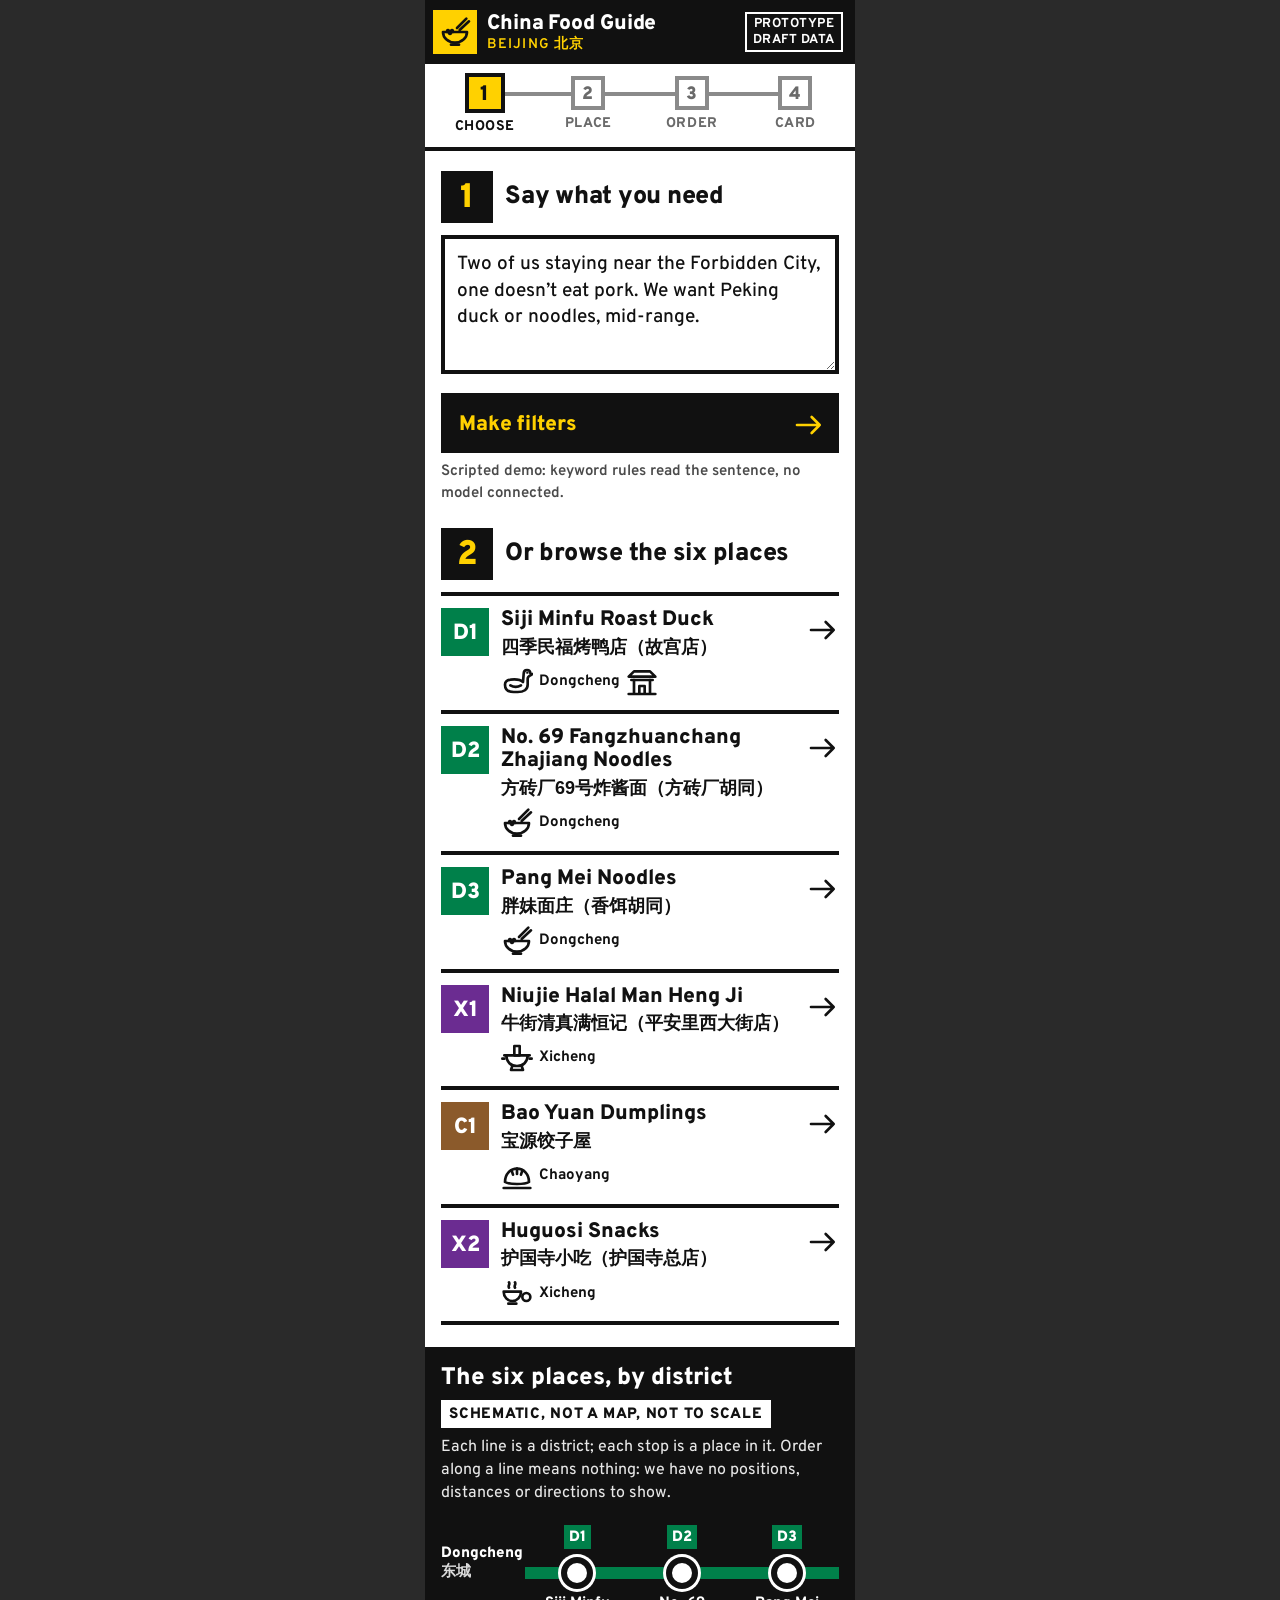
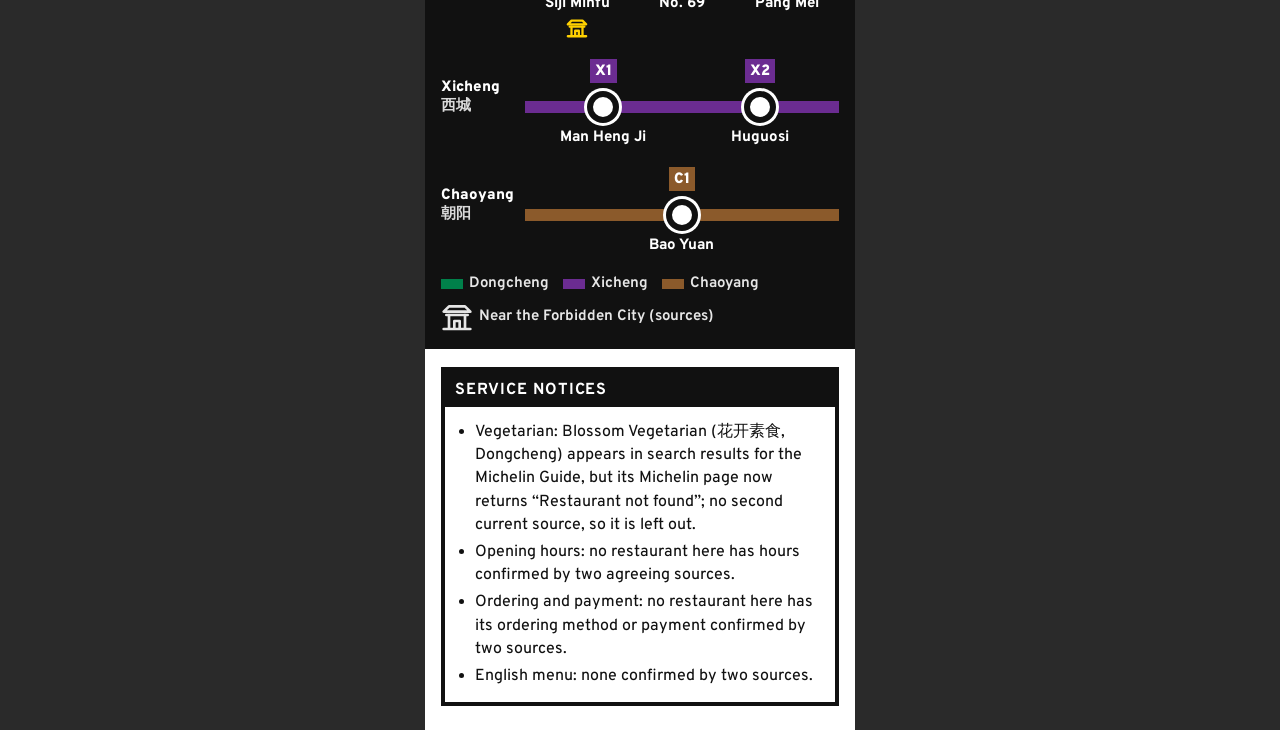
<file: v7-wayfinding.html>
<!doctype html>
<!--
  V7 "Wayfinding": designed for a visitor on a sunny street, one hand free, unable to read Chinese.
  Font: Overpass (variable, latin subset), by Delve Withrington, Dave Bailey and Thomas Jockin,
  SIL Open Font License 1.1. Self-hosted from fonts/ (Fontsource @fontsource-variable/overpass 5.2.7).
  Chinese uses the system stack. Pictograms are one hand-written inline SVG family (48 grid, stroke 4).
  No network requests at runtime.
-->
<html lang="en">
<head>
<meta charset="utf-8">
<meta name="viewport" content="width=device-width, initial-scale=1, viewport-fit=cover">
<meta name="robots" content="noindex">
<meta name="theme-color" content="#111111">
<title>Wayfinding · China Food Guide</title>
<style>
@font-face {
  font-family: "Overpass";
  src: url("fonts/overpass-latin-wght-normal.woff2") format("woff2");
  font-weight: 100 900; font-display: swap;
}
:root {
  --k: #111111; --w: #FFFFFF; --g: #4A4A4A; --rule: #111111; --soft: #EDEDE8;
  --y: #FFD100;
  --plate: #0B3D91;
  --dongcheng: #00804A; --xicheng: #6B2C91; --chaoyang: #8B5A2B;
  --red: #C8102E;
  --zh: -apple-system, "PingFang SC", "Microsoft YaHei", sans-serif;
  --safe-b: env(safe-area-inset-bottom, 0px);
  --safe-t: env(safe-area-inset-top, 0px);
}
* { box-sizing: border-box; }
[hidden] { display: none !important; }
html { -webkit-text-size-adjust: 100%; }
body { margin: 0; background: #2A2A2A; color: var(--k); font-family: "Overpass", system-ui, sans-serif; font-size: 18px; line-height: 1.45; font-weight: 450; -webkit-font-smoothing: antialiased; }
.zh, [lang="zh-Hans"] { font-family: var(--zh); }
a { color: inherit; }
button { font: inherit; color: inherit; background: none; border: 0; padding: 0; cursor: pointer; }
:focus-visible { outline: 4px solid var(--y); outline-offset: 2px; box-shadow: 0 0 0 8px var(--k); }
svg.pg { width: 32px; height: 32px; flex: none; fill: none; stroke: currentColor; stroke-width: 4; stroke-linecap: round; stroke-linejoin: round; }
svg.pg .f { fill: currentColor; stroke: none; }
.app { max-width: 430px; margin: 0 auto; min-height: 100vh; background: var(--w); padding-bottom: calc(24px + var(--safe-b)); }

/* sign band */
.band { position: sticky; top: 0; z-index: 20; background: var(--k); color: var(--w); display: flex; align-items: center; gap: 10px; padding: calc(6px + var(--safe-t)) 12px 6px 8px; min-height: 64px; }
.band .home { display: flex; align-items: center; gap: 10px; text-decoration: none; min-height: 48px; flex: 1; min-width: 0; }
.band .tile { width: 44px; height: 44px; background: var(--y); color: var(--k); display: grid; place-items: center; flex: none; }
.band .wm { font-weight: 850; font-size: 21px; line-height: 1; letter-spacing: -.005em; }
.band .wm small { white-space: nowrap; display: block; font-weight: 600; font-size: 14px; letter-spacing: .08em; text-transform: uppercase; color: var(--y); margin-top: 4px; }
.band .arrow { width: 48px; height: 48px; display: grid; place-items: center; flex: none; color: var(--w); }
.proto { flex: none; font-size: 13px; font-weight: 700; letter-spacing: .04em; text-transform: uppercase; border: 2px solid currentColor; padding: 3px 6px 1px; line-height: 1.2; text-align: center; }

/* route strip: where you are in the flow */
.route { display: grid; grid-template-columns: repeat(4, 1fr); padding: 12px 8px 10px; border-bottom: 4px solid var(--k); background: var(--w); }
.stop { position: relative; display: flex; flex-direction: column; align-items: center; gap: 4px; text-decoration: none; min-height: 56px; font-size: 14px; font-weight: 750; text-transform: uppercase; letter-spacing: .04em; }
.stop::before { content: ""; position: absolute; top: 16px; left: -50%; width: 100%; height: 4px; background: var(--k); z-index: 0; }
.stop:first-child::before { display: none; }
.stop .n { position: relative; z-index: 1; width: 34px; height: 34px; display: grid; place-items: center; border: 4px solid var(--k); background: var(--w); font-weight: 900; font-size: 18px; line-height: 1; padding-top: 3px; }
.stop.done .n { background: var(--k); color: var(--w); }
.stop.here .n { background: var(--y); color: var(--k); width: 40px; height: 40px; margin-top: -3px; font-size: 21px; }
.stop.off { color: #6A6A6A; }
.stop.off .n { border-color: #8A8A8A; color: #6A6A6A; }
.stop.off::before { background: #8A8A8A; }

.sec { padding: 20px 16px 4px; }
.step { display: flex; align-items: center; gap: 12px; margin: 0 0 12px; }
.num { width: 52px; height: 52px; flex: none; background: var(--k); color: var(--y); display: grid; place-items: center; font-weight: 900; font-size: 34px; line-height: 1; padding-top: 4px; }
.step h2 { margin: 0; font-weight: 850; font-size: 25px; line-height: 1.1; letter-spacing: -.01em; white-space: nowrap; }
@media (max-width: 350px) { .step h2 { white-space: normal; font-size: 22px; } }
.say { width: 100%; min-height: 128px; resize: vertical; border: 4px solid var(--k); border-radius: 0; padding: 12px; font: 500 19px/1.4 "Overpass", system-ui, sans-serif; color: var(--k); background: var(--w); }
.say:focus { outline: none; box-shadow: inset 0 0 0 3px var(--y); }
.go {
  width: 100%; min-height: 60px; margin: 10px 0 0; display: flex; align-items: center; justify-content: space-between; gap: 10px;
  padding: 4px 14px 0 18px; background: var(--k); color: var(--y); font-weight: 850; font-size: 21px; text-decoration: none; text-align: left;
}
.go:active, .sign:active { background: var(--y); color: var(--k); }
.go.y { background: var(--y); color: var(--k); }
.go.y:active { background: var(--k); color: var(--y); }
.demo { margin: 8px 0 0; font-size: 15px; color: var(--g); font-weight: 600; }

/* filter tokens */
.tokens { display: flex; flex-wrap: wrap; gap: 8px; }
.tok { display: inline-flex; align-items: center; gap: 8px; min-height: 48px; padding: 4px 8px 0 6px; border: 3px solid var(--k); font-weight: 750; font-size: 17px; background: var(--w); }
.tok svg.pg { width: 30px; height: 30px; margin-top: -4px; }
.tok .x { width: 26px; height: 26px; margin-left: 2px; display: grid; place-items: center; background: var(--k); color: var(--w); margin-top: -4px; }
.tok .x svg { width: 16px; height: 16px; stroke-width: 6; }
.tok.add { background: var(--k); color: var(--w); }
.tok[aria-pressed="false"] { border-style: dashed; color: #555; }
.no { position: relative; width: 30px; height: 30px; flex: none; margin-top: -4px; }
.no svg { position: absolute; inset: 0; width: 30px; height: 30px; }
.no .ring { color: var(--red); stroke-width: 4.5; }
.legend-k { display: flex; flex-wrap: wrap; gap: 6px 14px; margin: 12px 0 0; padding: 0; list-style: none; font-size: 15px; font-weight: 650; color: var(--g); }
.legend-k li { display: inline-flex; align-items: center; gap: 6px; }
.addpanel { margin: 12px 0 0; border: 3px solid var(--k); padding: 10px; }
.addpanel h3 { margin: 6px 0 6px; font-size: 15px; letter-spacing: .08em; text-transform: uppercase; }

/* restaurant rows: one sign per place */
.rows { list-style: none; margin: 0; padding: 0; border-top: 4px solid var(--k); }
.rows li { border-bottom: 4px solid var(--k); }
.rows .divider { padding: 10px 0 6px; font-size: 15px; font-weight: 800; letter-spacing: .08em; text-transform: uppercase; color: var(--g); border-bottom: 0; }
.row { display: grid; grid-template-columns: auto 1fr auto; gap: 12px; align-items: start; padding: 12px 0 12px; text-decoration: none; }
.row:active { background: var(--y); }
.row.best { background: var(--y); margin: 0 -16px; padding: 14px 16px; }
.row .nm { font-weight: 850; font-size: 21px; line-height: 1.12; display: block; }
.row .rzh { display: block; font-size: 18px; margin-top: 2px; font-weight: 600; }
.nots { display: block; margin-top: 6px; font-size: 16px; font-weight: 650; color: #4A4A4A; }
.row .meta { display: flex; align-items: center; gap: 6px; flex-wrap: wrap; margin-top: 6px; font-size: 15px; font-weight: 700; }
.row > svg.pg { margin-top: 6px; }
.code { display: inline-grid; place-items: center; min-width: 48px; height: 48px; padding: 4px 4px 0; background: var(--lc); color: var(--w); font-weight: 900; font-size: 22px; line-height: 1; }
.code.sm { min-width: 36px; height: 30px; font-size: 16px; }
.best-tag { display: inline-block; background: var(--k); color: var(--y); font-size: 14px; font-weight: 800; letter-spacing: .06em; text-transform: uppercase; padding: 3px 7px 1px; margin-bottom: 6px; }
.fit { display: inline-flex; align-items: center; gap: 4px; padding: 2px 6px 0 3px; border: 2px solid var(--k); font-size: 15px; font-weight: 750; line-height: 1.3; }
.fit svg.pg { width: 18px; height: 18px; stroke-width: 6; margin-top: -3px; }
.fit.y { background: var(--k); color: var(--w); }
.fit.n { color: #555; border-color: #777; text-decoration: line-through; text-decoration-thickness: 2px; }
.fit.u { border-style: dashed; }
.dl { display: flex; gap: 10px; align-items: flex-start; margin: 8px 0 0; padding: 8px 10px 6px; font-size: 16px; line-height: 1.35; font-weight: 550; border: 3px solid var(--k); }
.dl svg.pg { width: 26px; height: 26px; margin-top: -2px; }
.dl.clash, .warn { background: var(--red); color: var(--w); border-color: var(--red); }
.dl b { font-weight: 850; }

/* network schematic */
.net { margin: 18px 0 0; background: var(--k); color: var(--w); padding: 18px 16px 16px; }
.net h2 { margin: 0; font-weight: 850; font-size: 24px; line-height: 1.1; }
.net .disc { display: inline-block; margin: 8px 0 0; background: var(--w); color: var(--k); font-weight: 850; font-size: 15px; letter-spacing: .05em; text-transform: uppercase; padding: 4px 8px 2px; }
.net p { margin: 8px 0 0; font-size: 16px; color: #E6E6E6; }
.lines { margin: 18px 0 0; display: grid; gap: 18px; }
.lrow { display: grid; grid-template-columns: 78px 1fr; align-items: start; gap: 6px; }
.lname { font-weight: 850; font-size: 15px; line-height: 1.15; padding-top: 22px; }
.lname .zh { display: block; font-weight: 600; color: #DADADA; }
.track { position: relative; display: flex; justify-content: space-around; padding-top: 34px; }
.track::before { content: ""; position: absolute; left: 0; right: 0; top: 44px; height: 12px; background: var(--lc); }
.stn { position: relative; display: flex; flex-direction: column; align-items: center; text-decoration: none; min-width: 44px; max-width: 33%; flex: 1; text-align: center; }
.stn .dot { width: 32px; height: 32px; border-radius: 50%; background: var(--w); border: 6px solid var(--k); box-shadow: 0 0 0 3px var(--w); position: relative; z-index: 1; }
.stn.match .dot { background: var(--y); }
.stn .scode { position: absolute; top: -32px; font-weight: 900; font-size: 15px; background: var(--lc); color: var(--w); padding: 2px 5px 0; }
.stn .slbl { margin-top: 6px; font-weight: 750; font-size: 15px; line-height: 1.2; }
.stn.match .slbl { color: var(--y); }
.stn .lm { display: inline-flex; align-items: center; gap: 2px; margin-top: 4px; color: var(--y); }
.stn .lm svg.pg { width: 22px; height: 22px; stroke-width: 5; }
.net .legend-k { color: #E6E6E6; margin-top: 18px; }
.swatch { display: inline-block; width: 22px; height: 10px; background: var(--lc); }
.ydot { display: inline-block; width: 16px; height: 16px; border-radius: 50%; background: var(--y); border: 4px solid var(--w); }
.notices { margin: 18px 16px 0; border: 4px solid var(--k); }
.notices h3 { margin: 0; background: var(--k); color: var(--w); font-size: 16px; letter-spacing: .06em; text-transform: uppercase; padding: 8px 10px 5px; }
.notices ul { margin: 0; padding: 10px 12px 10px 30px; font-size: 16px; }
.notices li { margin: 4px 0; }

/* restaurant */
.station { background: var(--lc); color: var(--w); padding: 16px 16px 18px; }
.station .top { display: flex; align-items: center; gap: 10px; font-weight: 800; font-size: 15px; letter-spacing: .06em; text-transform: uppercase; }
.station .bigcode { display: grid; place-items: center; width: 64px; height: 64px; background: var(--w); color: var(--lc); font-weight: 900; font-size: 30px; padding-top: 5px; flex: none; }
.station h1 { margin: 12px 0 0; font-weight: 850; font-size: 31px; line-height: 1.05; letter-spacing: -.012em; }
.station .sub { margin: 4px 0 0; font-weight: 650; font-size: 17px; }
.station .zh { display: block; font-size: 22px; font-weight: 600; margin-top: 6px; }
.facts { display: flex; flex-wrap: wrap; gap: 8px; padding: 14px 16px 0; }
.fact { display: inline-flex; align-items: center; gap: 8px; border: 3px solid var(--k); padding: 4px 10px 0 6px; min-height: 44px; font-weight: 750; font-size: 16px; }
.fact svg.pg { margin-top: -4px; width: 28px; height: 28px; }
.fact.u { border-style: dashed; color: #444; }
.plate {
  display: block; width: calc(100% - 32px); margin: 16px 16px 0; text-align: left; background: var(--plate); color: var(--w);
  padding: 8px; border-radius: 6px;
}
.plate-in { display: block; border: 3px solid var(--w); border-radius: 3px; padding: 10px 12px 12px; }
.plate .lab { display: flex; align-items: center; justify-content: space-between; gap: 8px; font-weight: 800; font-size: 15px; letter-spacing: .06em; text-transform: uppercase; }
.plate .lab span { display: inline-flex; align-items: center; gap: 8px; }
.plate .zh { display: block; font-size: 30px; line-height: 1.3; font-weight: 700; margin: 10px 0 6px; letter-spacing: .02em; }
.plate .en { display: block; font-size: 16px; font-weight: 600; border-top: 2px solid rgba(255,255,255,.6); padding-top: 6px; }
.pnote { margin: 8px 16px 0; font-size: 16px; color: var(--g); }
.signs { display: grid; gap: 8px; padding: 16px 16px 0; }
.sign { display: flex; align-items: center; gap: 12px; min-height: 64px; padding: 4px 14px 0; text-decoration: none; font-weight: 850; font-size: 21px; background: var(--k); color: var(--w); text-align: left; width: 100%; }
.sign.y { background: var(--y); color: var(--k); }
.sign.y:active { background: var(--k); color: var(--y); }
.sign .grow { flex: 1; }
.sign small { display: block; font-size: 15px; font-weight: 650; }
.sign[aria-disabled="true"] { background: var(--soft); color: #3A3A3A; }
.yourfit { padding: 14px 16px 0; }
.yourfit .label { font-size: 15px; font-weight: 800; letter-spacing: .06em; text-transform: uppercase; margin: 0 0 6px; }
.yourfit .meta { display: flex; flex-wrap: wrap; gap: 6px; }
.info { margin: 16px 16px 0; background: var(--k); color: var(--w); padding: 14px 14px 16px; }
.info-h { display: flex; align-items: center; gap: 10px; }
.info-h h2 { margin: 0; flex: 1; font-size: 22px; font-weight: 850; line-height: 1.1; }
.info-h .zh { font-weight: 600; }
.info .x { width: 48px; height: 48px; display: grid; place-items: center; }
.info .demo { color: #DADADA; }
.qs { list-style: none; margin: 12px 0 0; padding: 0; display: grid; grid-template-columns: 1fr 1fr; gap: 6px; }
.qs a { display: flex; align-items: center; gap: 8px; min-height: 52px; padding: 4px 10px 0; border: 3px solid var(--w); text-decoration: none; font-weight: 800; font-size: 16px; line-height: 1.15; }
.qs a .qn { font-weight: 900; color: var(--y); }
.qs a[aria-current="true"] { background: var(--y); color: var(--k); border-color: var(--y); }
.qs a[aria-current="true"] .qn { color: var(--k); }
.ans { margin: 14px 0 0; background: var(--w); color: var(--k); padding: 12px 12px 10px; }
.ans h3 { margin: 0 0 6px; font-size: 19px; font-weight: 850; }
.ans p { margin: 0 0 8px; }
.ans dl { margin: 0; }
.ans dt { font-weight: 850; margin-top: 8px; }
.ans dd { margin: 0; }
.ans .from { font-size: 16px; color: var(--g); }
.ans .warn { padding: 8px 10px 6px; display: flex; gap: 8px; font-size: 16px; }
.ans .warn svg.pg { width: 24px; height: 24px; }
.blocks { padding: 4px 16px 0; }
.blk { display: grid; grid-template-columns: 52px 1fr; gap: 12px; padding: 18px 0 16px; border-bottom: 4px solid var(--k); }
.blk:last-child { border-bottom: 0; }
.blk h2 { margin: 6px 0 6px; font-size: 21px; font-weight: 850; line-height: 1.15; }
.blk p { margin: 0; }
.dishes { list-style: none; margin: 0; padding: 0; }
.dishes li { display: grid; grid-template-columns: 1fr auto; gap: 8px; align-items: center; padding: 8px 0; border-top: 2px solid #BDBDB6; }
.dishes li:first-child { border-top: 0; }
.dishes .zh { display: block; font-size: 21px; font-weight: 700; }
.dishes .en { font-size: 16px; font-weight: 600; }
.src { display: inline-flex; align-items: center; gap: 4px; font-size: 14px; font-weight: 800; text-transform: uppercase; letter-spacing: .04em; white-space: nowrap; }
.src svg.pg { width: 26px; height: 26px; stroke-width: 4; }
.one { color: #555; }
.dlink { display: inline-flex; align-items: center; gap: 4px; margin-top: 4px; min-height: 44px; font-weight: 800; font-size: 16px; text-decoration: underline; text-decoration-thickness: 2px; text-underline-offset: 3px; }
.muted { color: var(--g); font-size: 16px; }
.srcs { font-size: 16px; color: var(--g); margin: 10px 0 0; }

/* order */
.mini { display: flex; align-items: center; gap: 10px; padding: 12px 16px; background: var(--lc); color: var(--w); }
.mini b { font-weight: 850; font-size: 19px; line-height: 1.1; display: block; }
.mini .code { background: var(--w); color: var(--lc); }
.party { display: grid; grid-template-columns: repeat(6, 1fr); gap: 6px; }
.party a { display: grid; place-items: center; min-height: 60px; border: 4px solid var(--k); text-decoration: none; font-weight: 900; font-size: 28px; padding-top: 4px; }
.party a[aria-current="true"] { background: var(--k); color: var(--y); }
.needs { display: grid; gap: 8px; }
.need { display: flex; align-items: center; gap: 12px; min-height: 60px; border: 4px solid var(--k); padding: 4px 12px 0; text-decoration: none; font-weight: 800; font-size: 19px; }
.need .grow { flex: 1; }
.need .box { width: 30px; height: 30px; border: 4px solid var(--k); display: grid; place-items: center; margin-top: -4px; }
.need[aria-pressed="true"] { background: var(--k); color: var(--w); }
.need[aria-pressed="true"] .box { background: var(--y); border-color: var(--y); color: var(--k); }
.need[aria-pressed="true"] .no { background: var(--w); border-radius: 50%; }
.olist { list-style: none; margin: 0; padding: 0; border-top: 4px solid var(--k); }
.olist li { display: grid; grid-template-columns: 52px 1fr; gap: 12px; padding: 12px 0; border-bottom: 4px solid var(--k); }
.olist .num { width: 44px; height: 44px; font-size: 26px; }
.olist .zh { font-size: 26px; font-weight: 800; }
.olist .qz { font-size: 22px; font-weight: 800; margin-left: 8px; }
.olist .en { display: block; font-weight: 800; }
.olist p { margin: 4px 0 0; font-size: 16px; }
.olist .ask .num { background: var(--w); color: var(--k); border: 4px solid var(--k); }
.sub-h { font-size: 15px; font-weight: 850; letter-spacing: .08em; text-transform: uppercase; margin: 16px 0 6px; }
.outl { list-style: none; margin: 0; padding: 0; display: grid; gap: 6px; }

/* card */
.card { max-width: 430px; margin: 0 auto; min-height: 100vh; background: var(--w); }
.cband { display: flex; align-items: center; gap: 8px; background: var(--y); color: var(--k); padding: calc(4px + var(--safe-t)) 10px 4px 4px; min-height: 56px; }
.cband .arrow { width: 48px; height: 48px; display: grid; place-items: center; }
.cband .t { flex: 1; font-weight: 850; font-size: 17px; line-height: 1.15; }
.cband .t small { display: block; font-weight: 650; font-size: 14px; }
.cz { padding: 1.4vh 18px 1vh; }
.cz .g { font-size: min(22px, 3.3vh); font-weight: 600; margin: 0 0 1vh; }
.cz ol { list-style: none; margin: 0 0 1.2vh; padding: 0; border-top: 5px solid var(--k); border-bottom: 5px solid var(--k); }
.cz ol li { display: flex; align-items: center; gap: 12px; padding: .8vh 0; font-size: min(32px, 4.6vh); font-weight: 800; line-height: 1.2; }
.cz ol li + li { border-top: 2px solid var(--k); }
.cz ol .n { width: 1.4em; height: 1.4em; font-size: .7em; background: var(--k); color: var(--w); display: grid; place-items: center; flex: none; font-family: "Overpass", sans-serif; font-weight: 900; padding-top: .12em; }
.cz .st { font-size: min(32px, 4.7vh); font-weight: 800; line-height: 1.25; margin: 0 0 1vh; }
.cz .s2 { font-size: min(21px, 3.1vh); font-weight: 500; line-height: 1.45; margin: 0 0 .7vh; }
.cz .cl { font-size: min(24px, 3.5vh); font-weight: 700; margin: 1vh 0 0; }
.cswitch { display: flex; gap: 6px; padding: 8px 18px 0; }
.cswitch a { flex: 1; min-height: 48px; display: grid; place-items: center; border: 3px solid var(--k); text-decoration: none; font-weight: 800; font-size: 16px; padding-top: 3px; }
.cswitch a[aria-current="true"] { background: var(--k); color: var(--y); }
.gloss { margin: 8px 0 0; background: var(--soft); padding: 16px 18px calc(24px + var(--safe-b)); border-top: 6px solid var(--k); }
.gloss h2 { margin: 0 0 8px; font-size: 21px; font-weight: 850; display: flex; align-items: center; gap: 8px; }
.gloss p, .gloss li { font-size: 17px; margin: 0 0 8px; }
.gloss ol { padding-left: 1.3em; margin: 0 0 8px; }
.gloss .warn { padding: 10px 12px 8px; display: flex; gap: 10px; align-items: flex-start; margin-top: 12px; }
.gloss .warn svg.pg { width: 28px; height: 28px; }

/* driver overlay */
.overlay { position: fixed; inset: 0; z-index: 50; background: var(--plate); color: var(--w); display: flex; flex-direction: column; justify-content: center; padding: 20px 18px calc(20px + var(--safe-b)); }
.overlay .in { max-width: 430px; margin: 0 auto; width: 100%; border: 4px solid var(--w); border-radius: 6px; padding: 18px 16px; }
.overlay .zh { font-size: clamp(36px, 11.5vw, 50px); line-height: 1.3; font-weight: 700; display: block; }
.overlay p { margin: 0 0 12px; font-weight: 700; }
.overlay .close { position: absolute; top: calc(10px + var(--safe-t)); right: 10px; width: 52px; height: 52px; display: grid; place-items: center; border: 3px solid var(--w); }

@media (prefers-reduced-motion: reduce) { *, *::before, *::after { transition: none !important; animation: none !important; scroll-behavior: auto !important; } }
@media (max-width: 350px) {
  .band .wm { font-size: 17px; }
  .band .wm small { font-size: 12px; }
  .band .tile { width: 38px; height: 38px; }
  .band .arrow { width: 44px; }
  .proto { font-size: 12px; }
  .route .stop { font-size: 12px; }
  .lrow { grid-template-columns: 64px 1fr; }
  .qs { grid-template-columns: 1fr; }
}
</style>
</head>
<body>
<div id="root"></div>
<div id="overlay"></div>
<script src="data.js"></script>
<script>
(function () {
'use strict';
/* ---------- core rules (a short re-implementation of form-test/proto.js; data only from data.js) ---------- */
var P = window.PROTO;
function esc(s) {
  return String(s == null ? '' : s).replace(/[&<>"']/g, function (c) {
    return { '&': '&amp;', '<': '&lt;', '>': '&gt;', '"': '&quot;', "'": '&#39;' }[c];
  });
}
function zh(t, cls) { return '<span class="zh' + (cls ? ' ' + cls : '') + '" lang="zh-Hans">' + esc(t) + '</span>'; }
function byId(id) { for (var i = 0; i < P.restaurants.length; i++) if (P.restaurants[i].id === id) return P.restaurants[i]; return null; }
var PRICE = { budget: '¥ Budget', mid: '¥¥ Mid' };
var CUISINE = { duck: 'Peking duck', noodles: 'Noodles', dumplings: 'Dumplings', hotpot: 'Hotpot', snacks: 'Breakfast & snacks' };
var ALG = { peanut: 'peanut', tree_nut: 'tree nuts', sesame: 'sesame', gluten: 'gluten', soy: 'soy', shellfish: 'shellfish', fish: 'fish', egg: 'egg', dairy: 'dairy' };
var DIETNOTE = { pork: 'contains pork', high_fat: 'rich and fatty', organ_meat: 'organ meat', msg_common: 'MSG common' };
var DIVERGE = { fermented_or_pungent: 'strong smell, fermented', texture: 'unfamiliar texture' };
var FIRST = { crowd_pleaser: 'a crowd pleaser', approachable: 'approachable', adventurous: 'adventurous', challenging: 'challenging' };
var PRESENCE = { always: 'always', common: 'common', varies: 'sometimes' };
var PREFILL = 'Two of us staying near the Forbidden City, one doesn’t eat pork. We want Peking duck or noodles, mid-range.';

var OPTS = [
  { k: 'diet', v: 'no-pork', label: 'No pork' },
  { k: 'diet', v: 'peanut', label: 'Peanut allergy' },
  { k: 'diet', v: 'sesame', label: 'Sesame allergy' },
  { k: 'area', v: 'fc', label: 'Near the Forbidden City' },
  { k: 'area', v: 'dongcheng', label: 'Dongcheng' },
  { k: 'area', v: 'xicheng', label: 'Xicheng' },
  { k: 'area', v: 'chaoyang', label: 'Chaoyang' },
  { k: 'cuisine', v: 'duck', label: 'Peking duck' },
  { k: 'cuisine', v: 'noodles', label: 'Noodles' },
  { k: 'cuisine', v: 'dumplings', label: 'Dumplings' },
  { k: 'cuisine', v: 'hotpot', label: 'Hotpot' },
  { k: 'cuisine', v: 'snacks', label: 'Breakfast & snacks' },
  { k: 'price', v: 'budget', label: '¥ Budget' },
  { k: 'price', v: 'mid', label: '¥¥ Mid' }
];
var OPT = {};
OPTS.forEach(function (o) { OPT[o.v] = o; });
var GROUP_LABEL = { diet: 'Can’t eat', area: 'Area', cuisine: 'Food', price: 'Price' };

var RULES = [
  [/\bpork\b|\bpig\b|halal|muslim|清真/, 'no-pork'],
  [/peanut/, 'peanut'],
  [/sesame/, 'sesame'],
  [/forbidden city|palace|gugong|故宫|tiananmen/, 'fc'],
  [/dongcheng|东城/, 'dongcheng'],
  [/xicheng|西城/, 'xicheng'],
  [/chaoyang|sanlitun|朝阳/, 'chaoyang'],
  [/\bduck\b|peking|kaoya|烤鸭/, 'duck'],
  [/noodle|\bmian\b|面/, 'noodles'],
  [/dumpling|jiaozi|饺子/, 'dumplings'],
  [/hot ?pot|mutton|lamb|火锅/, 'hotpot'],
  [/breakfast|snack|douzhi/, 'snacks'],
  [/\bmid\b|mid-range|moderate|not too expensive/, 'mid'],
  [/cheap|inexpensive|\bbudget\b/, 'budget']
];
var NUM = { one: 1, two: 2, three: 3, four: 4, five: 5, six: 6 };
function parseSentence(s) {
  var t = String(s || '').toLowerCase().replace(/’/g, "'");
  var chips = [], hits = [];
  RULES.forEach(function (rule) {
    var m = t.match(rule[0]);
    if (!m) return;
    if (rule[1] === 'budget' && /mid[ -]budget/.test(t)) return;
    if (chips.indexOf(rule[1]) < 0) { chips.push(rule[1]); hits.push([m[0], OPT[rule[1]].label]); }
  });
  var party = null;
  var pm = t.match(/\b(one|two|three|four|five|six|[1-6])\b (of us|people|adults|friends)/);
  if (pm) party = NUM[pm[1]] || Number(pm[1]);
  else if (/\b(just me|solo|alone|by myself)\b/.test(t)) party = 1;
  return { chips: chips, party: party, hits: hits };
}
function groups(chips) {
  var g = { diet: [], area: [], cuisine: [], price: [] };
  chips.forEach(function (v) { if (OPT[v]) g[OPT[v].k].push(v); });
  return g;
}
function splitName(n) {
  var i = n.indexOf(' (');
  return i < 0 ? { main: n, sub: '' } : { main: n.slice(0, i), sub: n.slice(i + 2, n.length - 1) };
}
function shortDish(d) { return d.nameEn.replace(/ \(.*\)$/, ''); }
function verifiedDishes(r) { return r.dishes.filter(function (d) { return d.verified; }); }
function singleDishes(r) { return r.dishes.filter(function (d) { return !d.verified; }); }
function libDishes(r) { return r.dishes.filter(function (d) { return d.verified && d.slug && P.dishes[d.slug]; }); }
function hasPork(d) {
  if (d.slug && P.dishes[d.slug]) return P.dishes[d.slug].dietaryNotes.indexOf('pork') >= 0;
  return d.nameZh.indexOf('猪肉') >= 0;
}
function allergenOf(slug, a) {
  return (P.dishes[slug].allergens.filter(function (x) { return x.allergen === a; })[0]) || null;
}
function listJoin(a) { return a.length < 2 ? a.join('') : a.slice(0, -1).join(', ') + ' and ' + a[a.length - 1]; }
var UNCONFIRMED = [['hours', 'hours'], ['priceBand', 'price band'], ['spendPerHead', 'spend per head'], ['ordering', 'how to order'], ['payment', 'payment'], ['englishMenu', 'English menu']];
function notConfirmed(r) {
  return UNCONFIRMED.filter(function (f) { return r[f[0]] == null; }).map(function (f) { return f[1]; });
}
function fmtDate(iso) {
  if (!iso) return 'undated';
  var m = ['Jan', 'Feb', 'Mar', 'Apr', 'May', 'Jun', 'Jul', 'Aug', 'Sep', 'Oct', 'Nov', 'Dec'];
  var p = iso.split('-');
  return Number(p[2]) + ' ' + m[Number(p[1]) - 1] + ' ' + p[0];
}
function sourceNames(r) { return r.sources.map(function (s) { return s.name; }); }

/* one line per dietary need, conditional wording only */
function dietLine(r, v) {
  var ver = verifiedDishes(r), lib = libDishes(r);
  var noLib = ver.filter(function (d) { return !d.slug; });
  if (v === 'no-pork') {
    if (r.halalSignage === true) return { tone: 'cue', text: zh('清真') + ' (halal) is in the shop name: a strong cue, not a certification. The no-pork card still applies.' };
    if (r.onlyDishPork) return { tone: 'clash', text: 'Its only dish is pork-based, and none of our sources mentions a pork-free version.' };
    var pork = ver.filter(hasPork);
    if (pork.length) return { tone: 'ask', text: esc(listJoin(pork.map(shortDish))) + ' typically contains pork; fillings vary, so ask about each one.' };
    if (noLib.length) return { tone: 'ask', text: 'Some dishes here have no dish notes yet, so pork cannot be ruled out. Ask with the card.' };
    return { tone: 'ask', text: 'Our dish notes list no pork in ' + esc(listJoin(lib.map(shortDish))) + '. Kitchens vary, so ask with the card.' };
  }
  var name = ALG[v];
  var hit = [];
  lib.forEach(function (d) { var x = allergenOf(d.slug, v); if (x) hit.push([d, x]); });
  var desc = noLib.filter(function (d) { return new RegExp(v, 'i').test(d.note || '') || new RegExp(v, 'i').test(d.nameEn); });
  if (hit.some(function (h) { return h[1].presence === 'always'; })) return { tone: 'clash', text: esc(cap(name)) + ' is always in the typical preparation of ' + esc(listJoin(hit.map(function (h) { return shortDish(h[0]); }))) + '.' };
  if (desc.length) return { tone: 'clash', text: esc(listJoin(desc.map(shortDish))) + ' carries ' + esc(name) + ', per the source description. Ask about the rest.' };
  if (hit.length) return { tone: 'ask', text: esc(cap(name)) + ' can appear in ' + esc(listJoin(hit.map(function (h) { return shortDish(h[0]); }))) + ' (' + esc(PRESENCE[hit[0][1].presence]) + ', typical preparation). Ask with the card.' };
  if (lib.length && !noLib.length) return { tone: 'ask', text: esc(cap(name)) + ' is not in our typical-preparation notes for ' + esc(listJoin(lib.map(shortDish))) + '. Confirm with the card.' };
  if (lib.length) return { tone: 'ask', text: esc(cap(name)) + ' is not in our notes for ' + esc(listJoin(lib.map(shortDish))) + '; other dishes have no notes. Ask with the card.' };
  return { tone: 'ask', text: 'No allergen notes on file for these dishes. Ask with the card.' };
}
function cap(s) { return s.charAt(0).toUpperCase() + s.slice(1); }

function evaluate(r, chips) {
  var g = groups(chips);
  var e = { fits: [], misses: [], unknown: [], diet: [], clash: false, score: 0 };
  if (g.area.length) {
    var a = g.area.filter(function (v) { return v === 'fc' ? r.nearForbiddenCity === true : r.district === v; });
    if (a.length) { e.fits.push(OPT[a[0]].label); e.score += 1; } else e.misses.push(g.area.map(function (v) { return OPT[v].label; }).join(' or '));
  }
  if (g.cuisine.length) {
    var c = g.cuisine.filter(function (v) { return r.cuisines.indexOf(v) >= 0; });
    if (c.length) { e.fits.push(OPT[c[0]].label); e.score += 2; } else e.misses.push(g.cuisine.map(function (v) { return OPT[v].label; }).join(' or '));
  }
  if (g.price.length) {
    if (!r.priceBand) e.unknown.push('Price band not confirmed');
    else if (g.price.indexOf(r.priceBand) >= 0) { e.fits.push(PRICE[r.priceBand]); e.score += 1; }
    else e.misses.push(g.price.map(function (v) { return OPT[v].label; }).join(' or '));
  }
  g.diet.forEach(function (v) {
    var l = dietLine(r, v); l.label = OPT[v].label; l.v = v;
    e.diet.push(l);
    if (l.tone === 'clash') { e.clash = true; e.score -= 3; }
  });
  e.full = chips.length > 0 && !e.misses.length && !e.clash && !e.unknown.length;
  return e;
}
function ranked(chips) {
  return P.restaurants.map(function (r, i) { return { r: r, e: evaluate(r, chips), i: i }; })
    .sort(function (a, b) { return (b.e.score - a.e.score) || (a.i - b.i); });
}

/* Build my order: only verified dishes from this restaurant; quantities only where the dish notes give one */
function quantity(d, party) {
  if (d.slug === 'peking-duck') {
    if (party <= 3) return { zh: '半只', en: 'Half a duck (半只). The dish notes say proper roast duck houses sell half ducks to small groups.' };
    return { zh: '', en: 'Our notes only cover half ducks for small groups; ask staff how much to order for ' + party + '.' };
  }
  if (d.slug === 'jiaozi') return { zh: (2 * party) + '–' + (3 * party) + '两', en: 'About ' + (2 * party) + ' to ' + (3 * party) + ' liang (两) for ' + party + '. The dish notes say a normal solo order is two or three liang.' };
  return { zh: '', en: 'Portion size is not in our notes; staff can advise.' };
}
function buildOrder(r, party, diet) {
  var order = [], ask = [], out = [];
  verifiedDishes(r).forEach(function (d) {
    var lib = d.slug ? P.dishes[d.slug] : null;
    var exclude = null, askFirst = null;
    if (diet.indexOf('no-pork') >= 0) {
      if (r.onlyDishPork && lib && lib.dietaryNotes.indexOf('pork') >= 0) exclude = 'Pork-based sauce; none of our sources mentions a pork-free version.';
      else if (lib && lib.dietaryNotes.indexOf('pork') >= 0) askFirst = 'Typically contains pork. Fillings vary, so ask for a non-pork one.';
      else if (!lib && hasPork(d)) exclude = 'Pork in the name (猪肉).';
      else if (!lib) askFirst = 'No dish notes on file, so pork cannot be ruled out. Ask.';
    }
    ['peanut', 'sesame'].forEach(function (a) {
      if (diet.indexOf(a) < 0) return;
      if (lib) {
        var x = allergenOf(d.slug, a);
        if (x && x.presence === 'always') exclude = exclude || cap(ALG[a]) + ' is always in the typical preparation.';
        else if (x) askFirst = askFirst || cap(ALG[a]) + ' ' + (x.presence === 'varies' ? 'sometimes appears' : 'is common') + ': ' + x.note;
      } else if (new RegExp(a, 'i').test(d.note || '')) exclude = exclude || cap(ALG[a]) + ', per the source description.';
      else askFirst = askFirst || 'No allergen notes on file for this dish. Ask with the card.';
    });
    var typical = lib ? lib.allergens.filter(function (x) { return diet.indexOf(x.allergen) < 0; }).map(function (x) { return ALG[x.allergen] + ' (' + PRESENCE[x.presence] + ')'; }) : [];
    var item = { d: d, lib: lib, qty: quantity(d, party), typical: typical, why: askFirst };
    if (exclude) out.push({ d: d, why: exclude });
    else if (askFirst) ask.push(item);
    else order.push(item);
  });
  return { order: order, ask: ask, out: out, single: singleDishes(r), cards: diet.filter(function (x) { return P.cards[x]; }), party: party };
}
function cardModel(o, cardId) {
  var items = o.order.concat(o.ask);
  var c = cardId ? P.cards[cardId] : null;
  var zhLines = [], enLines = [];
  return {
    greeting: P.cardGreeting,
    closing: P.cardClosing,
    items: items.map(function (it) { return { zh: it.d.nameZh, qzh: it.qty.zh, en: it.d.nameEn, qen: it.qty.zh ? it.qty.en : '' }; }),
    card: c,
    body: c ? [c.statement, c.avoid, c.crossContact, c.askAlternative] : []
  };
}

/* Ask about this dish: answers come only from PROTO.dishes[slug] */
var ASK_TOPICS = [['what', 'What is it?'], ['how', 'How do I eat it?'], ['allergens', 'Allergens?'], ['spice', 'Is it spicy?']];
function sentences(text) { return (text.match(/[^.!?]+[.!?]+/g) || [text]).map(function (s) { return s.trim(); }); }
function askAnswer(slug, topic) {
  var d = P.dishes[slug];
  var a = { q: '', paras: [], items: [], caution: '' };
  var body = sentences(d.body.join(' '));
  if (topic === 'what') {
    a.q = 'What is it?';
    a.paras = body.slice(0, 2);
    if (d.firstTimer) a.items.push({ label: 'For a first try', text: 'Our dish notes call it ' + FIRST[d.firstTimer] + '.' });
  } else if (topic === 'how') {
    a.q = 'How do I eat it?';
    a.paras = [d.howToEat];
  } else if (topic === 'allergens') {
    a.q = 'What allergens does it have?';
    a.items = d.allergens.map(function (x) { return { label: cap(ALG[x.allergen]) + ', ' + PRESENCE[x.presence], text: x.note }; });
    d.dietaryNotes.forEach(function (n) { a.items.push({ label: 'Also', text: cap(DIETNOTE[n] || n) + '.' }); });
    a.caution = 'This describes the typical preparation, not this kitchen. Ask staff to confirm; the card asks in Chinese.';
  } else {
    a.q = 'Is it spicy?';
    a.paras = [d.spiceLevel === 0 ? 'Our dish notes mark the typical preparation as not spicy.' : 'Our dish notes give the typical preparation some heat.'];
    sentences(d.howToEat).concat(body).filter(function (s) { return /spic|chil/i.test(s); }).forEach(function (s) { a.paras.push(s); });
    d.divergence.forEach(function (n) { a.items.push({ label: 'Heads up', text: cap(DIVERGE[n] || n) + '.' }); });
    d.cautiousAlternatives.forEach(function (s) { if (P.dishes[s]) a.items.push({ label: 'Gentler option', text: P.dishes[s].nameEn + ' (' + P.dishes[s].nameZh + ')' }); });
  }
  return a;
}
function parseHash() {
  var h = (location.hash || '#/').slice(1);
  var qi = h.indexOf('?');
  var path = qi < 0 ? h : h.slice(0, qi);
  var q = {};
  if (qi >= 0) h.slice(qi + 1).split('&').forEach(function (kv) { var p = kv.split('='); if (p[0]) q[p[0]] = decodeURIComponent(p[1] || ''); });
  return { parts: path.split('/').filter(Boolean), q: q };
}
var REDUCED = window.matchMedia && window.matchMedia('(prefers-reduced-motion: reduce)').matches;
/* ---------- end core ---------- */


/* ---------- pictogram family: 48 x 48 grid, stroke 4, round ends ---------- */
var PG = {
  duck: '<path d="M6 28c0-6 6-8 14-8 6 0 10 1 13 4l1-12c0-4 2-6 5-6s5 2 5 5l3 1-3 2c-2 1-4 2-4 5v9c0 7-6 11-15 11h-6C10 39 6 35 6 28z"/><path d="M14 29c5 3 11 3 16 0"/><circle class="f" cx="39.5" cy="10" r="1.8"/>',
  noodles: '<path d="M6 24h36c0 9-8 16-18 16S6 33 6 24z"/><path d="M18 43h12"/><path d="M12 24c0-4 3-4 3 0s3 4 3 0 3-4 3 0"/><path d="M27 18L41 4M31 21L45 8"/>',
  dumplings: '<path d="M6 33c0-12 8-20 18-20s18 8 18 20c-6 4-30 4-36 0z"/><path d="M16 16l2 6M24 13v8M32 16l-2 6"/><path d="M4 42h40"/>',
  hotpot: '<path d="M20 6h8v14h-8z"/><path d="M5 20h38"/><path d="M8 20c0 10 7 16 16 16s16-6 16-16"/><path d="M17 36l-2 6h18l-2-6"/><path d="M5 25H2M43 25h3"/>',
  snacks: '<path d="M4 22h26c0 8-6 14-13 14S4 30 4 22z"/><path d="M11 40h12"/><path d="M12 16c-2-3 2-5 0-8M21 16c-2-3 2-5 0-8"/><circle cx="38" cy="30" r="6"/>',
  gate: '<path d="M4 16h40l-8-8H12z"/><path d="M8 21h32"/><path d="M12 21v20M36 21v20"/><path d="M20 41V30h8v11"/><path d="M4 42h40"/>',
  taxi: '<path d="M6 32v-7l5-10h26l5 10v7z"/><path d="M13 25l3-6h16l3 6"/><circle cx="14" cy="35" r="4"/><circle cx="34" cy="35" r="4"/><path d="M20 15v-5h8v5"/>',
  people: '<circle cx="16" cy="12" r="5"/><path d="M7 41v-9c0-6 4-10 9-10s9 4 9 10v9"/><circle cx="33" cy="14" r="4.5"/><path d="M29 22c1-.3 2-.5 4-.5 4 0 8 4 8 9v10.5"/>',
  pig: '<path d="M9 25c0-9 7-14 15-14s15 5 15 14-7 13-15 13S9 34 9 25z"/><rect x="31" y="21" width="10" height="9" rx="3"/><path d="M14 13l-2-6 7 3M30 10l5-4 0 7"/><circle class="f" cx="22" cy="21" r="1.8"/>',
  ring: '<circle cx="24" cy="24" r="21"/><path d="M9.2 9.2l29.6 29.6"/>',
  peanut: '<path d="M24 4c6 0 9 5 8 10-1 4-4 6-4 10s3 6 4 10c1 5-2 10-8 10s-9-5-8-10c1-4 4-6 4-10s-3-6-4-10c-1-5 2-10 8-10z"/><path d="M20 14h8M20 34h8"/>',
  sesame: '<path d="M14 34c-4-5-4-12 0-16 4 4 4 11 0 16z"/><path d="M28 24c-4-5-4-12 0-16 4 4 4 11 0 16z"/><path d="M33 42c-4-5-4-12 0-16 4 4 4 11 0 16z"/>',
  yen: '<path d="M13 6l11 15L35 6M24 21v21M14 25h20M14 32h20"/>',
  card: '<rect x="12" y="5" width="30" height="21" rx="2"/><path d="M18 12h18M18 19h12"/><path d="M5 44v-7c0-5 4-9 9-9h12c3 0 3 5 0 5h-7"/>',
  info: '<circle cx="24" cy="24" r="19"/><path d="M24 22v13"/><circle class="f" cx="24" cy="14.5" r="2.6"/>',
  q: '<circle cx="24" cy="24" r="19"/><path d="M18 19c0-4 3-6 6-6s6 2 6 6c0 5-6 5-6 10"/><circle class="f" cx="24" cy="35" r="2.6"/>',
  check: '<path d="M9 25l9 9 21-21"/>',
  x: '<path d="M12 12l24 24M36 12L12 36"/>',
  right: '<path d="M6 24h34M28 12l12 12-12 12"/>',
  left: '<path d="M42 24H8M20 12L8 24l12 12"/>',
  two: '<path d="M18 6h18v26"/><rect x="10" y="12" width="20" height="30" rx="2"/><path d="M15 21h10M15 28h10M15 35h6"/>',
  one: '<rect x="13" y="7" width="22" height="34" rx="2"/><path d="M18 16h12M18 23h12M18 30h7"/>',
  warn: '<path d="M24 5l20 36H4z"/><path d="M24 18v11"/><circle class="f" cx="24" cy="35" r="2.6"/>',
  plus: '<path d="M24 8v32M8 24h32"/>',
  expand: '<path d="M6 17V6h11M42 17V6H31M6 31v11h11M42 31v11H31"/>',
  dash: '<path d="M12 24h24"/>'
};
function pg(n, cls, lbl) {
  return '<svg class="pg' + (cls ? ' ' + cls : '') + '" viewBox="0 0 48 48"' + (lbl ? ' role="img" aria-label="' + esc(lbl) + '"' : ' aria-hidden="true"') + ' focusable="false">' + PG[n] + '</svg>';
}
function noSign(n) { return '<span class="no" aria-hidden="true">' + pg(n) + pg('ring', 'ring') + '</span>'; }
var CUIS_PG = { duck: 'duck', noodles: 'noodles', dumplings: 'dumplings', hotpot: 'hotpot', snacks: 'snacks' };
function chipIcon(v) {
  if (v === 'no-pork') return noSign('pig');
  if (v === 'peanut') return noSign('peanut');
  if (v === 'sesame') return noSign('sesame');
  if (v === 'fc') return pg('gate');
  if (OPT[v].k === 'area') return '<span class="swatch" style="--lc:var(--' + v + ')" aria-hidden="true"></span>';
  if (OPT[v].k === 'cuisine') return pg(CUIS_PG[v]);
  return pg('yen');
}

/* station codes: a stable identifier per place, by district and data order (an interface label, not a fact) */
var CODE = {}, SHORT = {
  'siji-minfu-gugong': 'Siji Minfu', 'no69-fangzhuanchang': 'No. 69', 'pang-mei-noodles': 'Pang Mei',
  'man-heng-ji': 'Man Heng Ji', 'huguosi-snacks': 'Huguosi', 'bao-yuan': 'Bao Yuan'
};
(function () {
  var count = {};
  P.restaurants.forEach(function (r) {
    count[r.district] = (count[r.district] || 0) + 1;
    CODE[r.id] = P.districts[r.district].nameEn.charAt(0) + count[r.district];
  });
})();
function lc(r) { return '--lc:var(--' + r.district + ')'; }
function short(r) { return SHORT[r.id] || splitName(r.nameEn).main; }

/* ---------- state ---------- */
var first = parseSentence(PREFILL);
var S = { said: PREFILL, chips: first.chips.slice(), party: first.party || 2, submitted: false, diet: null, last: null, adding: false };
function curDiet() { return S.diet || groups(S.chips).diet; }
function homeHash() { return S.submitted ? '#/?chips=' + S.chips.join(',') + '&n=' + S.party : '#/'; }
function orderHash(id, n, diet) { return '#/order/' + id + '?n=' + (n || S.party) + '&diet=' + (diet || curDiet()).join(','); }
function cardHash(id, i) { return '#/card/' + id + '?n=' + S.party + '&diet=' + curDiet().join(',') + (i ? '&c=' + i : ''); }
var root = document.getElementById('root');
var overlay = document.getElementById('overlay');

function band(backHref, backLabel) {
  return '<header class="band">' +
    (backHref ? '<a class="arrow" href="' + backHref + '" aria-label="' + esc(backLabel) + '">' + pg('left') + '</a>' : '') +
    '<a class="home" href="' + homeHash() + '"><span class="tile">' + pg('noodles') + '</span><span class="wm">China Food Guide<small>Beijing 北京</small></span></a>' +
    '<span class="proto">Prototype<br>draft data</span></header>';
}
function route(here, id) {
  var stops = [['Choose', homeHash()], ['Place', id ? '#/r/' + id : ''], ['Order', id ? orderHash(id) : ''], ['Card', id ? cardHash(id) : '']];
  return '<nav class="route" aria-label="Your route">' + stops.map(function (s, i) {
    var cls = i + 1 < here ? 'done' : i + 1 === here ? 'here' : (s[1] ? '' : 'off');
    var inner = '<span class="n">' + (i + 1) + '</span>' + s[0];
    return s[1] && i + 1 !== here ? '<a class="stop ' + cls + '" href="' + s[1] + '">' + inner + '</a>' : '<span class="stop ' + cls + '"' + (i + 1 === here ? ' aria-current="step"' : '') + '>' + inner + '</span>';
  }).join('') + '</nav>';
}
function fitsHtml(e) {
  return e.fits.map(function (f) { return '<span class="fit y">' + pg('check') + esc(f) + '</span>'; }).join('') +
    e.unknown.map(function (f) { return '<span class="fit u">' + pg('dash') + esc(f) + '</span>'; }).join('') +
    (e.misses.length ? '<span class="nots">Not: ' + esc(e.misses.join(', ')) + '</span>' : '');
}
function dietHtml(e) {
  return e.diet.map(function (d) {
    return '<p class="dl ' + d.tone + '">' + pg(d.tone === 'clash' ? 'warn' : d.tone === 'cue' ? 'info' : 'q') + '<span><b>' + esc(d.label) + ':</b> ' + d.text + '</span></p>';
  }).join('');
}

/* ---------- 1. choose ---------- */
function homeView() {
  var h = band() + route(1, S.last);
  h += '<section class="sec"><div class="step"><span class="num">1</span><h2>Say what you need</h2></div>' +
    '<form id="sayf"><label class="sr" for="say" style="position:absolute;left:-9999px">Describe your meal</label><textarea class="say" id="say" rows="4" spellcheck="false">' + esc(S.said) + '</textarea>' +
    '<button class="go" type="submit" data-act="parse">Make filters ' + pg('right') + '</button></form>' +
    '<p class="demo">Scripted demo: keyword rules read the sentence, no model connected.</p></section>';
  if (S.submitted) {
    var g = groups(S.chips);
    h += '<section class="sec"><div class="step"><span class="num">2</span><h2>Check your filters</h2></div>' +
      '<div class="tokens">' + S.chips.map(function (v) {
        return '<button class="tok" data-act="rm" data-v="' + v + '" aria-label="Remove filter: ' + esc(OPT[v].label) + '">' + chipIcon(v) + esc(OPT[v].label) + '<span class="x">' + pg('x') + '</span></button>';
      }).join('') + '<button class="tok add" data-act="add" aria-expanded="' + S.adding + '">' + pg('plus') + (S.adding ? 'Close' : 'Add') + '</button></div>' +
      (S.adding ? addPanel() : '') +
      '<ul class="legend-k" aria-label="Key"><li>' + noSign('pig') + 'Can’t eat</li><li>' + pg('gate') + 'Near the Forbidden City</li><li>' + pg('yen') + 'Price band</li></ul></section>';
    var rk = ranked(S.chips);
    var full = rk.filter(function (x) { return x.e.full; });
    h += '<section class="sec"><div class="step"><span class="num">3</span><h2>Pick a place</h2><button class="tok" data-act="net" style="margin-left:auto" aria-label="Jump to the network schematic">' + pg('gate') + 'Network</button></div><ul class="rows">' +
      rk.map(function (x, i) {
        var div = (i === full.length && full.length) ? '<li class="divider">Fits some of your filters</li>' : '';
        return div + '<li>' + rowHtml(x.r, x.e) + '</li>';
      }).join('') + '</ul></section>';
  } else {
    h += '<section class="sec"><div class="step"><span class="num">2</span><h2>Or browse the six places</h2></div><ul class="rows">' +
      P.restaurants.map(function (r) { return '<li>' + rowHtml(r, null) + '</li>'; }).join('') + '</ul></section>';
  }
  h += netHtml();
  h += '<section class="notices"><h3>Service notices</h3><ul>' + P.notSourced.map(function (n) { return '<li>' + esc(n) + '</li>'; }).join('') + '</ul></section>';
  return h;
}
function addPanel() {
  var by = {};
  OPTS.forEach(function (o) { (by[o.k] = by[o.k] || []).push(o); });
  return '<div class="addpanel">' + Object.keys(by).map(function (k) {
    return '<h3>' + esc(GROUP_LABEL[k]) + '</h3><div class="tokens">' + by[k].map(function (o) {
      var on = S.chips.indexOf(o.v) >= 0;
      return '<button class="tok" data-act="toggle" data-v="' + o.v + '" aria-pressed="' + on + '">' + chipIcon(o.v) + esc(o.label) + '</button>';
    }).join('') + '</div>';
  }).join('') + '</div>';
}
function rowHtml(r, e) {
  var n = splitName(r.nameEn);
  var best = e && e.full;
  return '<a class="row' + (best ? ' best' : '') + '" href="#/r/' + r.id + '" style="' + lc(r) + '">' +
    '<span class="code">' + CODE[r.id] + '</span>' +
    '<span>' + (best ? '<span class="best-tag">Fits all filters</span>' : '') +
    '<span class="nm">' + esc(n.main) + '</span>' + zh(r.nameZh, 'rzh') +
    '<span class="meta">' + pg(CUIS_PG[r.cuisines[0]], '', CUISINE[r.cuisines[0]]) + esc(P.districts[r.district].nameEn) + (r.nearForbiddenCity ? ' ' + pg('gate', '', 'Near the Forbidden City') : '') + '</span>' +
    (e && S.chips.length ? '<span class="meta">' + fitsHtml(e) + '</span>' + dietHtml(e) : '') +
    '</span>' + pg('right') + '</a>';
}
function netHtml() {
  var rk = S.submitted ? ranked(S.chips) : [];
  var match = {};
  rk.forEach(function (x) { if (x.e.full) match[x.r.id] = true; });
  return '<section class="net" id="net" aria-labelledby="net-h"><h2 id="net-h">The six places, by district</h2>' +
    '<span class="disc">Schematic, not a map, not to scale</span>' +
    '<p>Each line is a district; each stop is a place in it. Order along a line means nothing: we have no positions, distances or directions to show.</p>' +
    '<div class="lines">' + Object.keys(P.districts).map(function (d) {
      var rs = P.restaurants.filter(function (r) { return r.district === d; });
      return '<div class="lrow" style="--lc:var(--' + d + ')"><span class="lname">' + esc(P.districts[d].nameEn) + zh(P.districts[d].nameZh) + '</span><div class="track">' +
        rs.map(function (r) {
          return '<a class="stn' + (match[r.id] ? ' match' : '') + '" href="#/r/' + r.id + '" style="' + lc(r) + '" aria-label="' + esc(CODE[r.id] + ' ' + r.nameEn) + (match[r.id] ? ', fits all filters' : '') + '"><span class="scode">' + CODE[r.id] + '</span><span class="dot"></span><span class="slbl">' + esc(short(r)) + '</span>' +
            (r.nearForbiddenCity ? '<span class="lm">' + pg('gate') + '</span>' : '') + '</a>';
        }).join('') + '</div></div>';
    }).join('') + '</div>' +
    '<ul class="legend-k"><li><span class="swatch" style="--lc:var(--dongcheng)"></span>Dongcheng</li><li><span class="swatch" style="--lc:var(--xicheng)"></span>Xicheng</li><li><span class="swatch" style="--lc:var(--chaoyang)"></span>Chaoyang</li>' +
    (S.submitted ? '<li><span class="ydot"></span>Fits all filters</li>' : '') + '<li>' + pg('gate') + 'Near the Forbidden City (sources)</li></ul></section>';
}

/* ---------- 2. place ---------- */
function placeView(r, q) {
  S.last = r.id;
  var n = splitName(r.nameEn), e = evaluate(r, S.chips), lib = libDishes(r), nc = notConfirmed(r);
  var h = band(homeHash(), 'Back to all places') + route(2, r.id);
  h += '<section class="station" style="' + lc(r) + '"><div class="top"><span class="bigcode">' + CODE[r.id] + '</span><span>' + esc(P.districts[r.district].nameEn) + ' line<br>' + esc(r.areaNote) + '</span></div>' +
    '<h1>' + esc(n.main) + '</h1>' + (n.sub ? '<p class="sub">' + esc(n.sub) + '</p>' : '') + zh(r.nameZh) + '</section>';
  h += '<div class="facts">' + r.cuisines.map(function (c) { return '<span class="fact">' + pg(CUIS_PG[c]) + esc(CUISINE[c]) + '</span>'; }).join('') +
    (r.priceBand ? '<span class="fact">' + pg('yen') + esc(PRICE[r.priceBand]) + '</span>' : '<span class="fact u">' + pg('yen') + 'Price band not confirmed</span>') +
    (r.nearForbiddenCity ? '<span class="fact">' + pg('gate') + 'Near the Forbidden City</span>' : '') +
    (r.halalSignage ? '<span class="fact">' + zh('清真') + ' in the shop name</span>' : '') + '</div>';
  h += '<button class="plate" data-act="plate" aria-label="Show the address full screen for a taxi driver"><span class="plate-in"><span class="lab"><span>' + pg('taxi') + 'Show the driver</span>' + pg('expand') + '</span>' +
    zh(r.addressZh) + '<span class="en">' + esc(r.addressEn) + '</span></span></button>' +
    (r.addressPartial ? '<p class="pnote">' + esc(r.addressPartial) + '</p>' : '');
  if (S.submitted && S.chips.length) h += '<div class="yourfit"><p class="label">Against your filters</p><div class="meta">' + fitsHtml(e) + '</div>' + dietHtml(e) + '</div>';
  h += '<div class="signs"><a class="sign y" href="' + orderHash(r.id) + '">' + pg('people') + '<span class="grow">Build my order<small>Party size and needs in, a suggested order out</small></span>' + pg('right') + '</a>' +
    (lib.length
      ? '<a class="sign" href="#/r/' + r.id + '?ask=' + lib[0].slug + '&t=what" id="askbtn">' + pg('q') + '<span class="grow">Ask about this dish<small>' + esc(shortDish(lib[0])) + ', from our dish notes</small></span>' + pg('right') + '</a>'
      : '<span class="sign" aria-disabled="true">' + pg('q') + '<span class="grow">Ask about this dish<small>No dish here has an entry in our dish notes yet</small></span></span>') + '</div>';
  if (q.ask && P.dishes[q.ask]) h += askPanel(r, q.ask, q.t || 'what');
  h += '<div class="blocks">' +
    blk(1, 'Why go', '<p>' + esc(r.why) + '</p>') +
    blk(2, 'Local view', '<p>' + esc(r.localView) + '</p>') +
    blk(3, 'For a visitor', '<p>' + esc(r.visitorView) + '</p>') +
    blk(4, 'Dishes', dishList(r)) +
    blk(5, 'Not confirmed yet', '<p>' + (nc.length ? 'No two sources agree yet on: ' + esc(listJoin(nc)) + '. Check on site.' : 'Nothing outstanding.') + '</p><p class="srcs">Sources: ' + esc(sourceNames(r).join('; ')) + '. Checked ' + esc(fmtDate(r.checkedOn)) + '.</p>') +
    '</div>';
  return h;
}
function blk(n, title, body) { return '<section class="blk"><span class="num">' + n + '</span><div><h2>' + esc(title) + '</h2>' + body + '</div></section>'; }
function dishList(r) {
  var ver = verifiedDishes(r), one = singleDishes(r);
  var h = '<ul class="dishes">' + ver.map(function (d) {
    return '<li><span>' + zh(d.nameZh) + '<span class="en">' + esc(d.nameEn) + '</span>' +
      (d.slug ? '<br><a class="dlink" href="#/r/' + r.id + '?ask=' + d.slug + '&t=what">' + pg('info') + 'Dish notes</a>' : '') + '</span>' +
      '<span class="src">' + pg('two') + 'Two sources</span></li>';
  }).join('') + one.map(function (d) {
    return '<li class="one"><span>' + zh(d.nameZh) + '<span class="en">' + esc(d.nameEn) + '</span></span><span class="src">' + pg('one') + 'One source</span></li>';
  }).join('') + '</ul>';
  if (!libDishes(r).length) h += '<p class="muted">No dish here has an entry in our dish notes yet, so there are no allergen notes to show.</p>';
  return h;
}
function askPanel(r, slug, topic) {
  var d = P.dishes[slug], a = askAnswer(slug, topic);
  return '<section class="info" id="ask" aria-labelledby="ask-h"><div class="info-h">' + pg('info') + '<h2 id="ask-h">Ask about ' + esc(shortDish(d)) + ' ' + zh(d.nameZh) + '</h2>' +
    '<a class="x" href="#/r/' + r.id + '" aria-label="Close the dish questions">' + pg('x') + '</a></div>' +
    '<p class="demo">Scripted demo: answers quote our dish notes only. No model connected.</p>' +
    '<ul class="qs">' + ASK_TOPICS.map(function (t, i) {
      return '<li><a href="#/r/' + r.id + '?ask=' + slug + '&t=' + t[0] + '" aria-current="' + (t[0] === topic) + '"><span class="qn">Q' + (i + 1) + '</span>' + esc(t[1]) + '</a></li>';
    }).join('') + '</ul>' +
    '<div class="ans" aria-live="polite"><h3>' + esc(a.q) + '</h3>' + a.paras.map(function (p) { return '<p>' + esc(p) + '</p>'; }).join('') +
    (a.items.length ? '<dl>' + a.items.map(function (it) { return '<dt>' + esc(it.label) + '</dt><dd>' + esc(it.text) + '</dd>'; }).join('') + '</dl>' : '') +
    (a.caution ? '<p class="warn">' + pg('warn') + '<span>' + esc(a.caution) + '</span></p>' : '') +
    '<p class="from">From our dish notes (draft). Typical preparation, not this kitchen.</p></div></section>';
}

/* ---------- 3. order ---------- */
function orderView(r) {
  S.last = r.id;
  var diet = curDiet();
  var o = buildOrder(r, S.party, diet);
  var h = band('#/r/' + r.id, 'Back to ' + splitName(r.nameEn).main) + route(3, r.id);
  h += '<div class="mini" style="' + lc(r) + '"><span class="code">' + CODE[r.id] + '</span><span><b>' + esc(splitName(r.nameEn).main) + '</b>' + zh(r.nameZh) + '</span></div>';
  h += '<section class="sec"><div class="step"><span class="num">1</span><h2>How many people?</h2></div><div class="party" role="group" aria-label="Party size">' +
    [1, 2, 3, 4, 5, 6].map(function (n) { return '<a href="' + orderHash(r.id, n, diet) + '" aria-current="' + (n === S.party) + '" aria-label="' + n + (n === 1 ? ' person' : ' people') + '">' + n + '</a>'; }).join('') + '</div></section>';
  h += '<section class="sec"><div class="step"><span class="num">2</span><h2>Anything you can’t eat?</h2></div><div class="needs">' +
    ['no-pork', 'peanut', 'sesame'].map(function (v) {
      var on = diet.indexOf(v) >= 0;
      var next = on ? diet.filter(function (x) { return x !== v; }) : diet.concat([v]);
      return '<a class="need" role="button" aria-pressed="' + on + '" href="' + orderHash(r.id, S.party, next) + '">' + chipIcon(v) + '<span class="grow">' + esc(OPT[v].label) + '</span><span class="box">' + (on ? pg('check') : '') + '</span></a>';
    }).join('') + '</div><p class="demo">Scripted demo: rules pick only from this restaurant’s verified dish list. No model connected.</p></section>';
  h += '<section class="sec"><div class="step"><span class="num">3</span><h2>Your order</h2></div>';
  var i = 0;
  if (o.order.length) h += '<ol class="olist">' + o.order.map(function (it) { i++; return itemHtml(it, i, ''); }).join('') + '</ol>';
  if (o.ask.length) h += '<p class="sub-h">Ask staff first</p><ol class="olist">' + o.ask.map(function (it) { i++; return itemHtml(it, i, 'ask'); }).join('') + '</ol>';
  if (!o.order.length && !o.ask.length) h += '<p class="dl clash">' + pg('warn') + '<span>Nothing on this restaurant’s verified dish list fits these needs. The card still works: it asks staff to recommend dishes that do.</span></p>';
  if (o.out.length) h += '<p class="sub-h">Left out</p><ul class="outl">' + o.out.map(function (x) { return '<li class="dl clash">' + pg('warn') + '<span>' + zh(x.d.nameZh) + ' ' + esc(x.d.nameEn) + ': ' + esc(x.why) + '</span></li>'; }).join('') + '</ul>';
  if (o.single.length) h += '<p class="muted" style="margin-top:10px">' + o.single.length + ' more ' + (o.single.length === 1 ? 'dish is' : 'dishes are') + ' listed by one source only, so the plan leaves ' + (o.single.length === 1 ? 'it' : 'them') + ' out.</p>';
  if (o.order.length + o.ask.length === 1) h += '<p class="muted">This guide has only one verified dish on file here that fits. The card asks staff to recommend more.</p>';
  h += '</section><section class="sec"><div class="step"><span class="num">4</span><h2>Show staff</h2></div><a class="go y" href="' + cardHash(r.id) + '">' + pg('card') + '<span style="flex:1">Show the card</span>' + pg('right') + '</a></section>';
  return h;
  function itemHtml(it, n, cls) {
    return '<li class="' + cls + '"><span class="num">' + n + '</span><div>' + zh(it.d.nameZh) + (it.qty.zh ? '<span class="qz zh" lang="zh-Hans">' + esc(it.qty.zh) + '</span>' : '') +
      '<span class="en">' + esc(it.d.nameEn) + '</span><p>' + esc(it.qty.en) + '</p>' +
      (it.typical.length ? '<p>Typically contains ' + esc(it.typical.join(', ')) + '.</p>' : '') +
      (it.why ? '<p class="dl clash">' + pg('warn') + '<span>' + esc(it.why) + '</span></p>' : '') + '</div></li>';
  }
}

/* ---------- 4. card ---------- */
function cardView(r, q) {
  S.last = r.id;
  var o = buildOrder(r, S.party, curDiet());
  var ids = o.cards;
  var ci = Math.max(0, Math.min(ids.length - 1, Number(q.c) || 0));
  var m = cardModel(o, ids[ci] || null);
  var h = '<div class="card"><header class="cband"><a class="arrow" href="' + orderHash(r.id) + '" aria-label="Back to the order">' + pg('left') + '</a>' +
    '<span class="t">For staff at ' + esc(short(r)) + '<small>' + (m.card ? esc(m.card.titleEn) : 'No dietary card') + '. English below</small></span><span class="proto">Prototype<br>draft data</span></header>' +
    (ids.length > 1 ? '<div class="cswitch">' + ids.map(function (id, i) { return '<a href="' + cardHash(r.id, i) + '" aria-current="' + (i === ci) + '">' + esc(P.cards[id].titleEn) + '</a>'; }).join('') + '</div>' : '') +
    '<section class="cz" lang="zh-Hans"><p class="g">' + esc(m.greeting.zh) + '</p>' +
    (m.items.length ? '<ol>' + m.items.map(function (it, i) { return '<li><span class="n" lang="en">' + (i + 1) + '</span><span>' + esc(it.zh) + (it.qzh ? '　' + esc(it.qzh) : '') + '</span></li>'; }).join('') + '</ol>' : '') +
    (m.card ? '<p class="st">' + esc(m.body[0].zh) + '</p>' + m.body.slice(1).map(function (l) { return '<p class="s2">' + esc(l.zh) + '</p>'; }).join('') : '') +
    '<p class="cl">' + esc(m.closing.zh) + '</p></section>' +
    '<section class="gloss"><h2>' + pg('info') + 'English, for you</h2><p>' + esc(m.greeting.en) + '</p>' +
    (m.items.length ? '<ol>' + m.items.map(function (it) { return '<li><b>' + esc(it.en) + '</b>' + (it.qen ? '. ' + esc(it.qen) : '') + '</li>'; }).join('') + '</ol>' : '<p><i>No dish from the verified list fits, so the card lists none.</i></p>') +
    (m.card ? m.body.map(function (l) { return '<p>' + esc(l.en) + '</p>'; }).join('') : '<p><i>No dietary card chosen. Add one in step 2 of the order.</i></p>') +
    '<p>' + esc(m.closing.en) + '</p>' + (m.card && m.card.noteEn ? '<p>' + esc(m.card.noteEn) + '</p>' : '') +
    '<p class="warn">' + pg('warn') + '<span>' + esc(P.cardsDisclaimer) + '</span></p></section></div>';
  return h;
}

/* ---------- router ---------- */
function render() {
  var h = parseHash(), p = h.parts, q = h.q;
  if (q.chips !== undefined) {
    var c = q.chips.split(',').filter(function (v) { return OPT[v]; });
    if (!S.submitted || c.join() !== S.chips.join()) { S.chips = c; S.diet = null; }
    S.submitted = true;
  } else if (!p.length) S.submitted = false;
  if (q.n) S.party = Math.max(1, Math.min(6, Math.round(Number(q.n) || 2)));
  if (q.diet !== undefined) S.diet = q.diet.split(',').filter(function (v) { return P.cards[v]; });
  var r = p[1] ? byId(p[1]) : null;
  var html;
  var prevScroll = window.scrollY;
  var keepScroll = false;
  if (p[0] === 'r' && r) { html = placeView(r, q); keepScroll = root.getAttribute('data-view') === 'r-' + r.id; root.setAttribute('data-view', 'r-' + r.id); }
  else if (p[0] === 'order' && r) { html = orderView(r); keepScroll = root.getAttribute('data-view') === 'o-' + r.id; root.setAttribute('data-view', 'o-' + r.id); }
  else if (p[0] === 'card' && r) { html = cardView(r, q); root.setAttribute('data-view', 'c-' + r.id); }
  else { html = homeView(); keepScroll = root.getAttribute('data-view') === 'home' && S.submitted; root.setAttribute('data-view', 'home'); }
  root.innerHTML = p[0] === 'card' && r ? html : '<div class="app">' + html + '</div>';
  overlay.innerHTML = '';
  if (q.ask && document.getElementById('ask')) {
    var el = document.getElementById('ask');
    if (!keepScroll) window.scrollTo(0, Math.max(0, el.getBoundingClientRect().top + window.scrollY - 72));
    else window.scrollTo(0, prevScroll);
  } else window.scrollTo(0, keepScroll ? prevScroll : 0);
}
function act(a, t) {
  if (a === 'parse') {
    var ta = document.getElementById('say');
    S.said = (ta && ta.value.trim()) || PREFILL;
    var p = parseSentence(S.said);
    S.chips = p.chips; if (p.party) S.party = p.party; S.diet = null; S.submitted = true; S.adding = false;
    location.hash = homeHash();
    setTimeout(function () { var s = document.querySelectorAll('.sec')[1]; if (s) s.scrollIntoView({ block: 'start' }); window.scrollBy(0, -70); }, 30);
  } else if (a === 'rm') {
    S.chips = S.chips.filter(function (v) { return v !== t.getAttribute('data-v'); }); S.diet = null; location.hash = homeHash();
  } else if (a === 'add') {
    S.adding = !S.adding; render();
  } else if (a === 'toggle') {
    var v = t.getAttribute('data-v');
    S.chips = S.chips.indexOf(v) >= 0 ? S.chips.filter(function (x) { return x !== v; }) : S.chips.concat([v]);
    S.diet = null; location.hash = homeHash();
  } else if (a === 'plate') {
    var r = byId(parseHash().parts[1]);
    overlay.innerHTML = '<div class="overlay" role="dialog" aria-modal="true" aria-label="Address for the driver"><button class="close" data-act="close" aria-label="Close">' + pg('x') + '</button>' +
      '<div class="in"><p>' + pg('taxi') + ' Please take me to</p>' + zh(r.addressZh) + '<p style="margin-top:16px;font-weight:600">' + esc(r.addressEn) + '</p></div></div>';
    overlay.querySelector('.close').focus();
  } else if (a === 'close') overlay.innerHTML = '';
  else if (a === 'net') { var n = document.querySelector('.net'); if (n) window.scrollTo(0, n.getBoundingClientRect().top + window.scrollY - 70); }
}
document.addEventListener('click', function (e) {
  var t = e.target.closest('[data-act]');
  if (!t) return;
  e.preventDefault();
  act(t.getAttribute('data-act'), t);
});
document.addEventListener('submit', function (e) { if (e.target.id === 'sayf') { e.preventDefault(); act('parse'); } });
document.addEventListener('keydown', function (e) { if (e.key === 'Escape' && overlay.innerHTML) overlay.innerHTML = ''; });
window.addEventListener('hashchange', render);
render();
})();
</script>
</body>
</html>
</file>
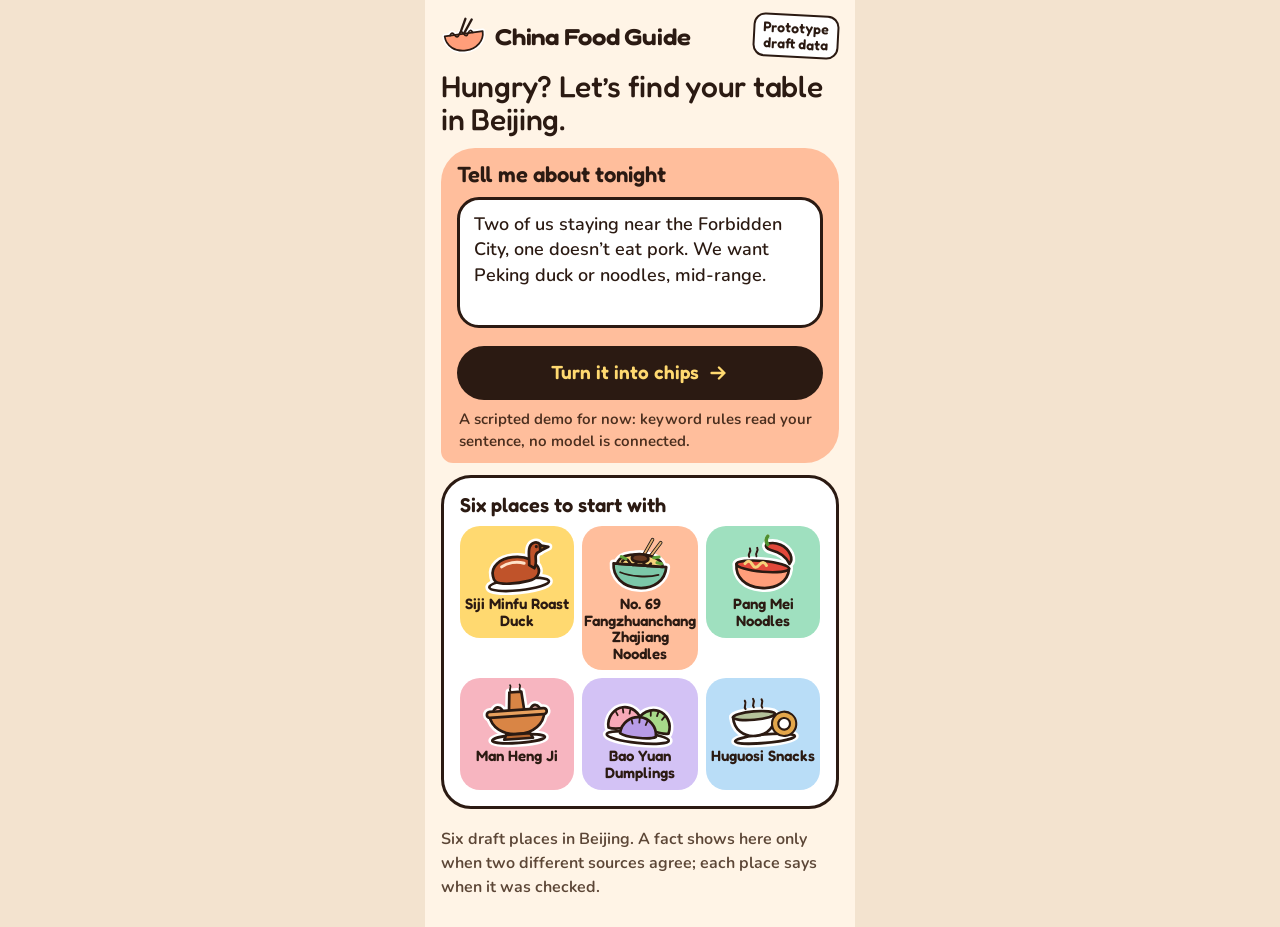
<file: v8-soft.html>
<!doctype html>
<!--
  V8 "Soft": a friendly, tactile consumer app.
  Fonts: Fredoka (variable, latin subset), by Milena Brandão and Hafontia, SIL Open Font License 1.1;
         Nunito (variable, latin subset), by Vernon Adams, Cyreal and Jacques Le Bailly, SIL Open Font License 1.1.
  Both self-hosted from fonts/ (Fontsource @fontsource-variable/fredoka and /nunito 5.2.7). Chinese uses the system stack.
  Sticker illustrations are hand-written inline SVG. No network requests at runtime.
-->
<html lang="en">
<head>
<meta charset="utf-8">
<meta name="viewport" content="width=device-width, initial-scale=1, viewport-fit=cover">
<meta name="robots" content="noindex">
<meta name="theme-color" content="#FFF4E6">
<title>Soft · China Food Guide</title>
<style>
@font-face { font-family: "Fredoka"; src: url("fonts/fredoka-latin-standard-normal.woff2") format("woff2"); font-weight: 300 700; font-stretch: 75% 125%; font-display: swap; }
@font-face { font-family: "Nunito"; src: url("fonts/nunito-latin-wght-normal.woff2") format("woff2"); font-weight: 200 1000; font-display: swap; }
:root {
  --cream: #FFF4E6; --ink: #2B1A12; --ink2: #5C4636; --white: #FFFFFF;
  --peach: #FFBE9C; --butter: #FFD970; --mint: #9FE0BF; --rose: #F7B5C0; --lilac: #D3C2F5; --sky: #B9DDF7;
  --warn-ink: #9B1C10; --warn-edge: #C62D1F; --warn-bg: #FFFFFF;
  --pop: cubic-bezier(.34, 1.56, .64, 1);
  --zh: -apple-system, "PingFang SC", "Microsoft YaHei", sans-serif;
  --safe-b: env(safe-area-inset-bottom, 0px);
  --safe-t: env(safe-area-inset-top, 0px);
}
* { box-sizing: border-box; }
[hidden] { display: none !important; }
html { -webkit-text-size-adjust: 100%; }
body { margin: 0; background: #F3E3CF; color: var(--ink); font-family: "Nunito", system-ui, sans-serif; font-size: 17px; line-height: 1.5; font-weight: 550; -webkit-font-smoothing: antialiased; -webkit-tap-highlight-color: transparent; }
.zh, [lang="zh-Hans"] { font-family: var(--zh); }
a { color: inherit; }
button { font: inherit; color: inherit; background: none; border: 0; padding: 0; cursor: pointer; }
:focus-visible { outline: 3px solid var(--ink); outline-offset: 3px; }
.f { font-family: "Fredoka", "Nunito", system-ui, sans-serif; }
.app { max-width: 430px; margin: 0 auto; min-height: 100vh; background: var(--cream); padding: 0 0 calc(28px + var(--safe-b)); overflow-x: hidden; }
.press { transition: transform .22s var(--pop); }
.press:active { transform: scale(.95); }

/* header */
.hd { display: flex; align-items: center; gap: 10px; padding: calc(12px + var(--safe-t)) 16px 6px; }
.wm { display: flex; align-items: center; gap: 8px; text-decoration: none; flex: 1; min-width: 0; min-height: 48px; }
.wm .st { width: 46px; height: 40px; transform: rotate(-8deg); flex: none; }
.wm b { font-family: "Fredoka", sans-serif; font-weight: 650; font-stretch: 108%; font-size: 23px; line-height: 1; letter-spacing: -.01em; }
.tag { flex: none; font-family: "Fredoka", sans-serif; font-weight: 600; font-size: 14px; line-height: 1.15; text-align: center; background: var(--white); border: 2.5px solid var(--ink); border-radius: 12px; padding: 4px 8px; transform: rotate(3deg); }
.back { width: 48px; height: 48px; border-radius: 50%; border: 3px solid var(--ink); display: grid; place-items: center; background: var(--white); flex: none; }
.back svg { width: 22px; height: 22px; }
.hello { padding: 4px 16px 12px; margin: 0; font-family: "Fredoka", sans-serif; font-weight: 500; font-size: 30px; line-height: 1.1; letter-spacing: -.01em; }

/* tiles */
.grid { display: grid; grid-template-columns: 1.12fr .88fr; grid-auto-flow: row dense; gap: 12px; padding: 0 16px; }
.tile { position: relative; border-radius: 30px; padding: 16px; text-decoration: none; display: block; animation: pop .4s var(--pop) both; animation-delay: var(--d, 0s); overflow: hidden; }
@keyframes pop { from { transform: scale(.94) translateY(8px); opacity: 0; } to { transform: none; opacity: 1; } }
.wide { grid-column: 1 / -1; }
.tall { grid-row: span 2; }
.t-tell { background: var(--peach); border-radius: 34px 34px 34px 12px; padding: 14px 16px 10px; }
.t-tell h2 { margin: 0 0 10px; font-family: "Fredoka", sans-serif; font-weight: 600; font-size: 22px; line-height: 1.15; }
.say { width: 100%; min-height: 112px; resize: none; border: 3px solid var(--ink); border-radius: 22px; background: var(--white); padding: 12px 14px; font: 600 18px/1.4 "Nunito", system-ui, sans-serif; color: var(--ink); }
.say:focus { outline: none; box-shadow: 0 0 0 4px var(--butter); }
.btn { display: inline-flex; align-items: center; justify-content: center; gap: 8px; min-height: 54px; padding: 0 22px; border-radius: 99px; font-family: "Fredoka", sans-serif; font-weight: 600; font-size: 19px; text-decoration: none; text-align: center; line-height: 1.1; }
.btn.ink { background: var(--ink); color: var(--butter); }
.btn.out { background: var(--white); border: 3px solid var(--ink); }
.btn.full { width: 100%; }
.btn svg { width: 22px; height: 22px; }
.demo { margin: 8px 2px 0; font-size: 15px; font-weight: 650; color: var(--ink2); }
.t-tell .demo { color: #4A2E1E; }
.chips { display: flex; flex-wrap: wrap; gap: 6px; }
.chip { display: inline-flex; align-items: center; gap: 6px; min-height: 44px; padding: 0 6px 0 13px; border-radius: 99px; background: var(--white); border: 2.5px solid var(--ink); font-family: "Fredoka", sans-serif; font-weight: 600; font-size: 16px; transition: transform .22s var(--pop), opacity .15s; }
.chip .x { width: 26px; height: 26px; border-radius: 50%; background: var(--ink); color: var(--white); display: grid; place-items: center; }
.chip .x svg { width: 14px; height: 14px; }
.chip.add { background: var(--ink); color: var(--butter); padding: 0 16px; }
.chip.bye { transform: scale(0); opacity: 0; }
.chip[aria-pressed="false"] { background: transparent; border-style: dashed; }
.chip[aria-pressed="true"] { background: var(--butter); }
.linkish { font-weight: 800; text-decoration: underline; text-decoration-thickness: 2px; text-underline-offset: 3px; min-height: 44px; display: inline-flex; align-items: center; }
.picker { margin: 12px 0 0; background: var(--white); border: 3px solid var(--ink); border-radius: 24px; padding: 10px 12px 12px; }
.picker h3 { margin: 6px 0 6px; font-family: "Fredoka", sans-serif; font-weight: 600; font-size: 16px; }

.t-best { background: var(--c); min-height: 250px; border-radius: 34px 12px 34px 34px; padding: 18px 18px 18px; }
.t-best .st { position: absolute; right: -2px; top: 66px; width: 136px; height: 112px; transform: rotate(8deg); }
.badge { display: inline-block; font-family: "Fredoka", sans-serif; font-weight: 600; font-size: 15px; background: var(--ink); color: var(--white); border-radius: 99px; padding: 4px 12px; }
.t-best h3 { margin: 12px 0 2px; max-width: 62%; font-family: "Fredoka", sans-serif; font-weight: 650; font-size: 31px; line-height: 1.02; letter-spacing: -.01em; }
.t-best .zh { display: block; font-size: 16px; font-weight: 600; max-width: 64%; }
.t-best .sub { margin: 4px 0 0; font-weight: 700; font-size: 16px; max-width: 64%; }
.fits { display: flex; flex-wrap: wrap; gap: 6px; margin: 12px 0 0; padding: 0; list-style: none; }
.fits li { display: inline-flex; align-items: center; gap: 4px; font-weight: 800; font-size: 15px; background: var(--white); border-radius: 99px; padding: 3px 11px 3px 6px; }
.fits li svg { width: 18px; height: 18px; }
.fits li.u { background: transparent; border: 2px dashed var(--ink); }
.miss { margin: 6px 0 0; font-size: 16px; font-weight: 700; color: var(--ink2); }
.dline { display: flex; gap: 8px; align-items: flex-start; margin: 10px 0 0; font-size: 16px; line-height: 1.4; font-weight: 650; background: rgba(255,255,255,.72); border-radius: 18px; padding: 8px 12px; }
.dline svg { width: 22px; height: 22px; flex: none; margin-top: 1px; }
.dline.clash, .warn { background: var(--warn-bg); color: var(--warn-ink); border: 3px dashed var(--warn-edge); }
.go-arrow { position: absolute; right: 14px; top: 14px; width: 46px; height: 46px; border-radius: 50%; background: var(--ink); color: var(--butter); display: grid; place-items: center; }
.go-arrow svg { width: 22px; height: 22px; }
.t-best .dline { margin-right: 0; }

.t-mid { grid-column: 1; background: var(--c); padding: 14px 14px 16px; border-radius: 26px; }
.t-mid .st { width: 88px; height: 74px; display: block; margin: -4px 0 4px -4px; transform: rotate(var(--rot, -6deg)); }
.t-mid h3 { margin: 0; font-family: "Fredoka", sans-serif; font-weight: 600; font-size: 21px; line-height: 1.05; }
.t-mid .zh { display: block; font-size: 16px; font-weight: 600; margin-top: 2px; }
.t-mid .fits li { font-size: 14px; }

.t-card { grid-column: 2; grid-row: span 2; background: var(--lilac); border-radius: 26px 26px 40px 26px; display: flex; flex-direction: column; }
.t-card h3, .t-rest h3, .t-dish h3, .sheet6 h3 { margin: 0; font-family: "Fredoka", sans-serif; font-weight: 600; font-size: 20px; line-height: 1.1; }
.t-card .preview { display: flex; flex-direction: column; gap: 6px; background: var(--white); border: 3px solid var(--ink); border-radius: 20px; margin: 10px 0 12px; padding: 12px 10px; transform: rotate(-2deg); }
.t-card .preview .zh { font-size: 23px; font-weight: 700; line-height: 1.3; }
.t-card .preview .zs { font-size: 15px; font-weight: 600; line-height: 1.35; }
.t-card .preview .zo { font-size: 19px; font-weight: 700; background: var(--butter); border-radius: 10px; padding: 2px 8px; }
.t-card .btn { margin-top: auto; }
.t-card .preview small { display: block; font-size: 14px; font-weight: 700; color: var(--ink2); margin-top: 4px; }
.t-card .btn { min-height: 48px; font-size: 17px; padding: 0 14px; }

.t-rest { background: var(--white); border: 3px solid var(--ink); border-radius: 26px; padding: 14px 12px; }
.t-rest ul { list-style: none; margin: 8px 0 0; padding: 0; }
.t-rest a { display: flex; align-items: center; gap: 8px; min-height: 52px; text-decoration: none; font-family: "Fredoka", sans-serif; font-weight: 600; font-size: 17px; line-height: 1.1; border-radius: 16px; padding: 2px 4px; }
.t-rest a:active { background: var(--cream); }
.t-rest .st { width: 46px; height: 40px; flex: none; }
.t-rest p { margin: 4px 0 0; font-size: 15px; color: var(--ink2); font-weight: 650; }
.t-dish { background: var(--butter); border-radius: 26px 26px 26px 10px; display: flex; align-items: center; gap: 12px; }
.t-dish .st { width: 86px; height: 72px; flex: none; transform: rotate(6deg); }
.t-dish p { margin: 4px 0 0; font-size: 16px; font-weight: 700; }
.sheet6 { background: var(--white); border: 3px solid var(--ink); }
.sheet6 ul { list-style: none; margin: 10px 0 0; padding: 0; display: grid; grid-template-columns: repeat(3, 1fr); gap: 8px; }
.sheet6 a { display: flex; flex-direction: column; align-items: center; text-align: center; gap: 2px; text-decoration: none; font-family: "Fredoka", sans-serif; font-weight: 600; font-size: 15px; line-height: 1.1; padding: 8px 2px; border-radius: 20px; background: var(--c); min-height: 112px; }
.sheet6 .st { width: 72px; height: 60px; transform: rotate(var(--rot)); }
.foot { margin: 18px 16px 0; font-size: 16px; color: var(--ink2); font-weight: 650; }

/* stickers: a white die-cut edge, then flat fills with a thick ink outline */
.st { overflow: visible; }
.st .edge * { fill: #fff !important; stroke: #fff !important; stroke-width: 13px; stroke-linejoin: round; stroke-linecap: round; }
.st .art * { stroke: var(--ink); stroke-width: 4.5px; stroke-linejoin: round; stroke-linecap: round; }
.st .art .nos { stroke: none; }

/* restaurant */
.hero { margin: 4px 16px 0; background: var(--c); border-radius: 36px 36px 36px 14px; padding: 18px 18px 20px; position: relative; overflow: hidden; }
.hero .st { display: block; width: 210px; height: 175px; margin: -4px auto 4px; transform: rotate(-5deg); }
.hero h1 { margin: 0; font-family: "Fredoka", sans-serif; font-weight: 650; font-size: 32px; line-height: 1.02; letter-spacing: -.012em; }
.hero .sub { margin: 4px 0 0; font-weight: 750; }
.hero .zh { display: block; font-size: 20px; font-weight: 600; margin-top: 4px; }
.pills { display: flex; flex-wrap: wrap; gap: 6px; margin: 10px 0 0; }
.pill { display: inline-flex; align-items: center; min-height: 32px; font-weight: 800; font-size: 15px; background: var(--white); border-radius: 99px; padding: 3px 12px; }
.pill.u { background: transparent; border: 2px dashed var(--ink); }
.body { padding: 0 16px; }
.why { font-family: "Fredoka", sans-serif; font-weight: 500; font-size: 22px; line-height: 1.25; margin: 18px 0 0; }
.acts { display: grid; grid-template-columns: 1fr 1fr; gap: 10px; margin: 16px 0 0; }
.acts .btn { padding: 0 10px; font-size: 18px; min-height: 58px; }
.acts .btn[aria-disabled="true"] { opacity: .65; }
.ticket {
  display: block; width: 100%; text-align: left; margin: 18px 0 0; background: var(--white); border: 3px solid var(--ink); border-radius: 26px; padding: 14px 16px 16px; position: relative;
}
.ticket::before, .ticket::after { content: ""; position: absolute; top: 58px; width: 22px; height: 22px; border-radius: 50%; background: var(--cream); border: 3px solid var(--ink); }
.ticket::before { left: -13px; clip-path: inset(0 0 0 50%); }
.ticket::after { right: -13px; clip-path: inset(0 50% 0 0); }
.ticket .top { display: flex; align-items: center; gap: 8px; font-family: "Fredoka", sans-serif; font-weight: 600; font-size: 18px; padding-bottom: 12px; border-bottom: 3px dashed var(--ink); }
.ticket .top .st { width: 50px; height: 40px; }
.ticket .top span { flex: 1; }
.ticket .zh { display: block; font-size: 28px; font-weight: 700; line-height: 1.3; margin: 12px 0 4px; }
.ticket .en { font-size: 16px; font-weight: 700; color: var(--ink2); }
.note { font-size: 16px; color: var(--ink2); margin: 8px 4px 0; font-weight: 650; }
.blob { margin: 16px 0 0; border-radius: 28px; padding: 14px 16px 16px; }
.blob h2 { margin: 0 0 4px; font-family: "Fredoka", sans-serif; font-weight: 600; font-size: 20px; }
.blob p { margin: 0; }
.blob.a { background: var(--mint); border-radius: 28px 28px 28px 8px; }
.blob.b { background: var(--butter); border-radius: 28px 8px 28px 28px; }
.blob.c { background: var(--white); border: 3px solid var(--ink); }
.dishes { list-style: none; margin: 6px 0 0; padding: 0; display: grid; gap: 8px; }
.dish { display: flex; align-items: center; gap: 10px; background: var(--cream); border-radius: 20px; padding: 8px 12px; min-height: 56px; text-decoration: none; }
.dish .nm { flex: 1; }
.dish .zh { display: block; font-size: 19px; font-weight: 700; }
.dish .en { font-size: 16px; font-weight: 700; }
.dish .b2 { flex: none; font-family: "Fredoka", sans-serif; font-weight: 600; font-size: 14px; background: var(--ink); color: var(--white); border-radius: 99px; padding: 3px 10px; white-space: nowrap; }
.dish .b1 { flex: none; font-family: "Fredoka", sans-serif; font-weight: 600; font-size: 14px; border: 2px dashed var(--ink); border-radius: 99px; padding: 2px 10px; white-space: nowrap; }
.dish.single { background: transparent; border: 2px dashed #9C8574; }
.ask-link { font-family: "Fredoka", sans-serif; font-weight: 600; font-size: 15px; text-decoration: underline; text-decoration-thickness: 2px; text-underline-offset: 3px; display: inline-flex; min-height: 44px; align-items: center; }
.srcs { font-size: 16px; color: var(--ink2); margin: 14px 4px 0; font-weight: 650; }

/* order */
.h1 { margin: 6px 16px 0; font-family: "Fredoka", sans-serif; font-weight: 600; font-size: 30px; line-height: 1.08; }
.minir { display: flex; align-items: center; gap: 8px; margin: 10px 16px 0; background: var(--c); border-radius: 22px; padding: 8px 14px 8px 8px; }
.minir .st { width: 64px; height: 54px; flex: none; }
.minir b { display: block; font-family: "Fredoka", sans-serif; font-weight: 600; font-size: 19px; line-height: 1.05; }
.q { margin: 20px 16px 8px; font-family: "Fredoka", sans-serif; font-weight: 600; font-size: 21px; }
.pebbles { display: flex; gap: 8px; padding: 0 16px; flex-wrap: wrap; }
.pebbles a { width: 52px; height: 52px; border-radius: 50% 50% 46% 54%; border: 3px solid var(--ink); background: var(--white); display: grid; place-items: center; text-decoration: none; font-family: "Fredoka", sans-serif; font-weight: 600; font-size: 22px; transition: transform .25s var(--pop); }
.pebbles a[aria-current="true"] { background: var(--ink); color: var(--butter); transform: scale(1.08) rotate(-6deg); }
.needs { display: flex; flex-wrap: wrap; gap: 8px; padding: 0 16px; }
.need { display: inline-flex; align-items: center; gap: 8px; min-height: 52px; padding: 0 16px 0 10px; border-radius: 99px; border: 3px solid var(--ink); background: var(--white); text-decoration: none; font-family: "Fredoka", sans-serif; font-weight: 600; font-size: 18px; transition: transform .25s var(--pop); }
.need .bx { width: 28px; height: 28px; border-radius: 50%; border: 3px solid var(--ink); display: grid; place-items: center; }
.need .bx svg { width: 16px; height: 16px; }
.need[aria-pressed="true"] { background: var(--butter); }
.need[aria-pressed="true"] .bx { background: var(--ink); color: var(--butter); }
.tray { margin: 16px 16px 0; background: var(--white); border: 3px solid var(--ink); border-radius: 30px; padding: 6px 14px 14px; }
.tray h2 { margin: 10px 0 6px; font-family: "Fredoka", sans-serif; font-weight: 600; font-size: 20px; }
.olist { list-style: none; margin: 0; padding: 0; display: grid; gap: 10px; }
.olist li { display: grid; grid-template-columns: 58px 1fr; gap: 10px; align-items: start; background: var(--cream); border-radius: 22px; padding: 10px 12px 12px 8px; animation: pop .35s var(--pop) both; }
.olist .st { width: 58px; height: 48px; }
.olist .dotz { width: 46px; height: 46px; margin: 2px 6px; border-radius: 50%; border: 3px solid var(--ink); background: var(--rose); }
.olist .zh { font-size: 25px; font-weight: 700; }
.olist .qz { font-size: 21px; font-weight: 700; margin-left: 6px; }
.olist .en { display: block; font-weight: 800; }
.olist p { margin: 4px 0 0; font-size: 16px; font-weight: 650; color: var(--ink2); }
.olist .warn { color: var(--warn-ink); margin-top: 8px; padding: 6px 10px; font-size: 15px; display: flex; gap: 6px; border-radius: 14px; }
.olist .warn svg { width: 20px; height: 20px; flex: none; }
.sub-h { font-family: "Fredoka", sans-serif; font-weight: 600; font-size: 17px; margin: 14px 0 6px; }
.outl { list-style: none; margin: 0; padding: 0; display: grid; gap: 6px; }
.cta { margin: 18px 16px 0; }

/* card */
.cardv { max-width: 430px; margin: 0 auto; min-height: 100vh; background: var(--cream); padding: calc(6px + var(--safe-t)) 10px calc(20px + var(--safe-b)); }
.ctop { display: flex; align-items: center; gap: 8px; min-height: 52px; }
.ctop .t { flex: 1; font-family: "Fredoka", sans-serif; font-weight: 600; font-size: 16px; line-height: 1.15; }
.ctop .tag { transform: rotate(2deg); font-size: 13px; }
.paper { background: var(--white); color: #1A1009; border: 3px solid var(--ink); border-radius: 28px; padding: 1.4vh 16px 1.4vh; margin-top: 4px; }
.paper .g { font-size: min(22px, 3.2vh); font-weight: 600; margin: 0 0 1vh; }
.paper ul { list-style: none; margin: 0 0 1.2vh; padding: .6vh 12px; background: var(--butter); border-radius: 18px; }
.paper ul li { font-size: min(31px, 4.5vh); font-weight: 800; line-height: 1.3; }
.paper ul li b { margin-left: .4em; }
.paper .st1 { font-size: min(31px, 4.6vh); font-weight: 800; line-height: 1.25; margin: 0 0 1vh; }
.paper .s2 { font-size: min(20px, 3vh); font-weight: 500; line-height: 1.45; margin: 0 0 .7vh; }
.paper .cl { font-size: min(23px, 3.4vh); font-weight: 700; margin: .8vh 0 0; }
.cswitch { display: flex; gap: 6px; margin: 8px 0 0; }
.cswitch a { flex: 1; min-height: 46px; display: grid; place-items: center; border-radius: 99px; border: 3px solid var(--ink); text-decoration: none; font-family: "Fredoka", sans-serif; font-weight: 600; font-size: 16px; background: var(--white); }
.cswitch a[aria-current="true"] { background: var(--ink); color: var(--butter); }
.gloss { margin: 14px 0 0; background: var(--peach); border-radius: 28px; padding: 14px 16px 16px; }
.gloss h2 { margin: 0 0 6px; font-family: "Fredoka", sans-serif; font-weight: 600; font-size: 21px; }
.gloss p, .gloss li { margin: 0 0 8px; font-size: 16px; }
.gloss ol { padding-left: 1.3em; margin: 0 0 8px; }
.gloss .warn { padding: 10px 12px; border-radius: 18px; display: flex; gap: 8px; margin-top: 10px; }
.gloss .warn svg { width: 24px; height: 24px; flex: none; }

/* ask: a short chat over the page */
.ov { position: fixed; inset: 0; z-index: 30; display: flex; align-items: flex-end; justify-content: center; background: rgba(43, 26, 18, .45); animation: fade .2s both; }
@keyframes fade { from { opacity: 0; } }
.chat { width: min(100%, 430px); max-height: 88vh; overflow-y: auto; background: var(--cream); border-radius: 32px 32px 0 0; padding: 14px 16px calc(20px + var(--safe-b)); animation: up .42s var(--pop) both; }
@keyframes up { from { transform: translateY(40%); } }
.chat-h { display: flex; align-items: center; gap: 10px; }
.chat-h .st { width: 74px; height: 62px; flex: none; transform: rotate(-6deg); }
.chat-h h2 { flex: 1; margin: 0; font-family: "Fredoka", sans-serif; font-weight: 600; font-size: 22px; line-height: 1.1; }
.chat-h .zh { display: block; font-size: 17px; font-weight: 600; }
.bubbles { display: flex; flex-direction: column; gap: 8px; margin: 12px 0 0; }
.me { align-self: flex-end; background: var(--ink); color: var(--white); border-radius: 22px 22px 6px 22px; padding: 8px 14px; font-weight: 750; max-width: 80%; animation: pop .3s var(--pop) both; }
.them { align-self: flex-start; background: var(--white); border: 3px solid var(--ink); border-radius: 22px 22px 22px 6px; padding: 10px 14px; max-width: 94%; animation: pop .35s var(--pop) .08s both; }
.them p { margin: 0 0 8px; }
.them dl { margin: 0; }
.them dt { font-weight: 850; margin-top: 6px; }
.them dd { margin: 0; }
.them .from { font-size: 15px; color: var(--ink2); margin: 8px 0 0; }
.them .warn { padding: 8px 10px; border-radius: 14px; display: flex; gap: 6px; font-size: 15px; }
.them .warn svg { width: 20px; height: 20px; flex: none; }
.qbtns { display: flex; flex-wrap: wrap; gap: 8px; margin: 14px 0 0; }
.qbtns a { min-height: 46px; display: inline-flex; align-items: center; padding: 0 16px; border-radius: 99px; border: 3px solid var(--ink); background: var(--white); text-decoration: none; font-family: "Fredoka", sans-serif; font-weight: 600; font-size: 17px; }
.qbtns a[aria-current="true"] { background: var(--butter); }
.close { width: 48px; height: 48px; border-radius: 50%; border: 3px solid var(--ink); background: var(--white); display: grid; place-items: center; flex: none; }
.close svg { width: 20px; height: 20px; }
.driver { position: fixed; inset: 0; z-index: 40; background: var(--butter); display: flex; flex-direction: column; justify-content: center; padding: 20px 18px calc(20px + var(--safe-b)); animation: fade .2s both; }
.driver .in { max-width: 430px; margin: 0 auto; width: 100%; background: var(--white); border: 4px solid var(--ink); border-radius: 30px; padding: 20px 18px; }
.driver .zh { display: block; font-size: clamp(34px, 11vw, 48px); font-weight: 700; line-height: 1.3; color: #1A1009; }
.driver p { margin: 0 0 10px; font-family: "Fredoka", sans-serif; font-weight: 600; font-size: 20px; }
.driver .close { position: absolute; top: calc(14px + var(--safe-t)); right: 14px; }

svg.i { width: 22px; height: 22px; flex: none; fill: none; stroke: currentColor; stroke-width: 2.6; stroke-linecap: round; stroke-linejoin: round; }
@media (prefers-reduced-motion: reduce) { *, *::before, *::after { animation: none !important; transition: none !important; } }
@media (max-width: 350px) {
  .grid { grid-template-columns: 1fr 1fr; gap: 10px; padding: 0 12px; }
  .t-best h3 { font-size: 26px; }
  .t-best .st { width: 104px; height: 86px; top: 40px; }
  .t-best .zh, .t-best .sub { max-width: 60%; }
  .wm b { font-size: 20px; }
  .hello { font-size: 26px; }
  .acts { grid-template-columns: 1fr; }
}
</style>
</head>
<body>
<div id="root"></div>
<div id="ov"></div>
<script src="data.js"></script>
<script>
(function () {
'use strict';
/* ---------- core rules (a short re-implementation of form-test/proto.js; data only from data.js) ---------- */
var P = window.PROTO;
function esc(s) {
  return String(s == null ? '' : s).replace(/[&<>"']/g, function (c) {
    return { '&': '&amp;', '<': '&lt;', '>': '&gt;', '"': '&quot;', "'": '&#39;' }[c];
  });
}
function zh(t, cls) { return '<span class="zh' + (cls ? ' ' + cls : '') + '" lang="zh-Hans">' + esc(t) + '</span>'; }
function byId(id) { for (var i = 0; i < P.restaurants.length; i++) if (P.restaurants[i].id === id) return P.restaurants[i]; return null; }
var PRICE = { budget: '¥ Budget', mid: '¥¥ Mid' };
var CUISINE = { duck: 'Peking duck', noodles: 'Noodles', dumplings: 'Dumplings', hotpot: 'Hotpot', snacks: 'Breakfast & snacks' };
var ALG = { peanut: 'peanut', tree_nut: 'tree nuts', sesame: 'sesame', gluten: 'gluten', soy: 'soy', shellfish: 'shellfish', fish: 'fish', egg: 'egg', dairy: 'dairy' };
var DIETNOTE = { pork: 'contains pork', high_fat: 'rich and fatty', organ_meat: 'organ meat', msg_common: 'MSG common' };
var DIVERGE = { fermented_or_pungent: 'strong smell, fermented', texture: 'unfamiliar texture' };
var FIRST = { crowd_pleaser: 'a crowd pleaser', approachable: 'approachable', adventurous: 'adventurous', challenging: 'challenging' };
var PRESENCE = { always: 'always', common: 'common', varies: 'sometimes' };
var PREFILL = 'Two of us staying near the Forbidden City, one doesn’t eat pork. We want Peking duck or noodles, mid-range.';

var OPTS = [
  { k: 'diet', v: 'no-pork', label: 'No pork' },
  { k: 'diet', v: 'peanut', label: 'Peanut allergy' },
  { k: 'diet', v: 'sesame', label: 'Sesame allergy' },
  { k: 'area', v: 'fc', label: 'Near the Forbidden City' },
  { k: 'area', v: 'dongcheng', label: 'Dongcheng' },
  { k: 'area', v: 'xicheng', label: 'Xicheng' },
  { k: 'area', v: 'chaoyang', label: 'Chaoyang' },
  { k: 'cuisine', v: 'duck', label: 'Peking duck' },
  { k: 'cuisine', v: 'noodles', label: 'Noodles' },
  { k: 'cuisine', v: 'dumplings', label: 'Dumplings' },
  { k: 'cuisine', v: 'hotpot', label: 'Hotpot' },
  { k: 'cuisine', v: 'snacks', label: 'Breakfast & snacks' },
  { k: 'price', v: 'budget', label: '¥ Budget' },
  { k: 'price', v: 'mid', label: '¥¥ Mid' }
];
var OPT = {};
OPTS.forEach(function (o) { OPT[o.v] = o; });
var GROUP_LABEL = { diet: 'Can’t eat', area: 'Area', cuisine: 'Food', price: 'Price' };

var RULES = [
  [/\bpork\b|\bpig\b|halal|muslim|清真/, 'no-pork'],
  [/peanut/, 'peanut'],
  [/sesame/, 'sesame'],
  [/forbidden city|palace|gugong|故宫|tiananmen/, 'fc'],
  [/dongcheng|东城/, 'dongcheng'],
  [/xicheng|西城/, 'xicheng'],
  [/chaoyang|sanlitun|朝阳/, 'chaoyang'],
  [/\bduck\b|peking|kaoya|烤鸭/, 'duck'],
  [/noodle|\bmian\b|面/, 'noodles'],
  [/dumpling|jiaozi|饺子/, 'dumplings'],
  [/hot ?pot|mutton|lamb|火锅/, 'hotpot'],
  [/breakfast|snack|douzhi/, 'snacks'],
  [/\bmid\b|mid-range|moderate|not too expensive/, 'mid'],
  [/cheap|inexpensive|\bbudget\b/, 'budget']
];
var NUM = { one: 1, two: 2, three: 3, four: 4, five: 5, six: 6 };
function parseSentence(s) {
  var t = String(s || '').toLowerCase().replace(/’/g, "'");
  var chips = [], hits = [];
  RULES.forEach(function (rule) {
    var m = t.match(rule[0]);
    if (!m) return;
    if (rule[1] === 'budget' && /mid[ -]budget/.test(t)) return;
    if (chips.indexOf(rule[1]) < 0) { chips.push(rule[1]); hits.push([m[0], OPT[rule[1]].label]); }
  });
  var party = null;
  var pm = t.match(/\b(one|two|three|four|five|six|[1-6])\b (of us|people|adults|friends)/);
  if (pm) party = NUM[pm[1]] || Number(pm[1]);
  else if (/\b(just me|solo|alone|by myself)\b/.test(t)) party = 1;
  return { chips: chips, party: party, hits: hits };
}
function groups(chips) {
  var g = { diet: [], area: [], cuisine: [], price: [] };
  chips.forEach(function (v) { if (OPT[v]) g[OPT[v].k].push(v); });
  return g;
}
function splitName(n) {
  var i = n.indexOf(' (');
  return i < 0 ? { main: n, sub: '' } : { main: n.slice(0, i), sub: n.slice(i + 2, n.length - 1) };
}
function shortDish(d) { return d.nameEn.replace(/ \(.*\)$/, ''); }
function verifiedDishes(r) { return r.dishes.filter(function (d) { return d.verified; }); }
function singleDishes(r) { return r.dishes.filter(function (d) { return !d.verified; }); }
function libDishes(r) { return r.dishes.filter(function (d) { return d.verified && d.slug && P.dishes[d.slug]; }); }
function hasPork(d) {
  if (d.slug && P.dishes[d.slug]) return P.dishes[d.slug].dietaryNotes.indexOf('pork') >= 0;
  return d.nameZh.indexOf('猪肉') >= 0;
}
function allergenOf(slug, a) {
  return (P.dishes[slug].allergens.filter(function (x) { return x.allergen === a; })[0]) || null;
}
function listJoin(a) { return a.length < 2 ? a.join('') : a.slice(0, -1).join(', ') + ' and ' + a[a.length - 1]; }
var UNCONFIRMED = [['hours', 'hours'], ['priceBand', 'price band'], ['spendPerHead', 'spend per head'], ['ordering', 'how to order'], ['payment', 'payment'], ['englishMenu', 'English menu']];
function notConfirmed(r) {
  return UNCONFIRMED.filter(function (f) { return r[f[0]] == null; }).map(function (f) { return f[1]; });
}
function fmtDate(iso) {
  if (!iso) return 'undated';
  var m = ['Jan', 'Feb', 'Mar', 'Apr', 'May', 'Jun', 'Jul', 'Aug', 'Sep', 'Oct', 'Nov', 'Dec'];
  var p = iso.split('-');
  return Number(p[2]) + ' ' + m[Number(p[1]) - 1] + ' ' + p[0];
}
function sourceNames(r) { return r.sources.map(function (s) { return s.name; }); }

/* one line per dietary need, conditional wording only */
function dietLine(r, v) {
  var ver = verifiedDishes(r), lib = libDishes(r);
  var noLib = ver.filter(function (d) { return !d.slug; });
  if (v === 'no-pork') {
    if (r.halalSignage === true) return { tone: 'cue', text: zh('清真') + ' (halal) is in the shop name: a strong cue, not a certification. The no-pork card still applies.' };
    if (r.onlyDishPork) return { tone: 'clash', text: 'Its only dish is pork-based, and none of our sources mentions a pork-free version.' };
    var pork = ver.filter(hasPork);
    if (pork.length) return { tone: 'ask', text: esc(listJoin(pork.map(shortDish))) + ' typically contains pork; fillings vary, so ask about each one.' };
    if (noLib.length) return { tone: 'ask', text: 'Some dishes here have no dish notes yet, so pork cannot be ruled out. Ask with the card.' };
    return { tone: 'ask', text: 'Our dish notes list no pork in ' + esc(listJoin(lib.map(shortDish))) + '. Kitchens vary, so ask with the card.' };
  }
  var name = ALG[v];
  var hit = [];
  lib.forEach(function (d) { var x = allergenOf(d.slug, v); if (x) hit.push([d, x]); });
  var desc = noLib.filter(function (d) { return new RegExp(v, 'i').test(d.note || '') || new RegExp(v, 'i').test(d.nameEn); });
  if (hit.some(function (h) { return h[1].presence === 'always'; })) return { tone: 'clash', text: esc(cap(name)) + ' is always in the typical preparation of ' + esc(listJoin(hit.map(function (h) { return shortDish(h[0]); }))) + '.' };
  if (desc.length) return { tone: 'clash', text: esc(listJoin(desc.map(shortDish))) + ' carries ' + esc(name) + ', per the source description. Ask about the rest.' };
  if (hit.length) return { tone: 'ask', text: esc(cap(name)) + ' can appear in ' + esc(listJoin(hit.map(function (h) { return shortDish(h[0]); }))) + ' (' + esc(PRESENCE[hit[0][1].presence]) + ', typical preparation). Ask with the card.' };
  if (lib.length && !noLib.length) return { tone: 'ask', text: esc(cap(name)) + ' is not in our typical-preparation notes for ' + esc(listJoin(lib.map(shortDish))) + '. Confirm with the card.' };
  if (lib.length) return { tone: 'ask', text: esc(cap(name)) + ' is not in our notes for ' + esc(listJoin(lib.map(shortDish))) + '; other dishes have no notes. Ask with the card.' };
  return { tone: 'ask', text: 'No allergen notes on file for these dishes. Ask with the card.' };
}
function cap(s) { return s.charAt(0).toUpperCase() + s.slice(1); }

function evaluate(r, chips) {
  var g = groups(chips);
  var e = { fits: [], misses: [], unknown: [], diet: [], clash: false, score: 0 };
  if (g.area.length) {
    var a = g.area.filter(function (v) { return v === 'fc' ? r.nearForbiddenCity === true : r.district === v; });
    if (a.length) { e.fits.push(OPT[a[0]].label); e.score += 1; } else e.misses.push(g.area.map(function (v) { return OPT[v].label; }).join(' or '));
  }
  if (g.cuisine.length) {
    var c = g.cuisine.filter(function (v) { return r.cuisines.indexOf(v) >= 0; });
    if (c.length) { e.fits.push(OPT[c[0]].label); e.score += 2; } else e.misses.push(g.cuisine.map(function (v) { return OPT[v].label; }).join(' or '));
  }
  if (g.price.length) {
    if (!r.priceBand) e.unknown.push('Price band not confirmed');
    else if (g.price.indexOf(r.priceBand) >= 0) { e.fits.push(PRICE[r.priceBand]); e.score += 1; }
    else e.misses.push(g.price.map(function (v) { return OPT[v].label; }).join(' or '));
  }
  g.diet.forEach(function (v) {
    var l = dietLine(r, v); l.label = OPT[v].label; l.v = v;
    e.diet.push(l);
    if (l.tone === 'clash') { e.clash = true; e.score -= 3; }
  });
  e.full = chips.length > 0 && !e.misses.length && !e.clash && !e.unknown.length;
  return e;
}
function ranked(chips) {
  return P.restaurants.map(function (r, i) { return { r: r, e: evaluate(r, chips), i: i }; })
    .sort(function (a, b) { return (b.e.score - a.e.score) || (a.i - b.i); });
}

/* Build my order: only verified dishes from this restaurant; quantities only where the dish notes give one */
function quantity(d, party) {
  if (d.slug === 'peking-duck') {
    if (party <= 3) return { zh: '半只', en: 'Half a duck (半只). The dish notes say proper roast duck houses sell half ducks to small groups.' };
    return { zh: '', en: 'Our notes only cover half ducks for small groups; ask staff how much to order for ' + party + '.' };
  }
  if (d.slug === 'jiaozi') return { zh: (2 * party) + '–' + (3 * party) + '两', en: 'About ' + (2 * party) + ' to ' + (3 * party) + ' liang (两) for ' + party + '. The dish notes say a normal solo order is two or three liang.' };
  return { zh: '', en: 'Portion size is not in our notes; staff can advise.' };
}
function buildOrder(r, party, diet) {
  var order = [], ask = [], out = [];
  verifiedDishes(r).forEach(function (d) {
    var lib = d.slug ? P.dishes[d.slug] : null;
    var exclude = null, askFirst = null;
    if (diet.indexOf('no-pork') >= 0) {
      if (r.onlyDishPork && lib && lib.dietaryNotes.indexOf('pork') >= 0) exclude = 'Pork-based sauce; none of our sources mentions a pork-free version.';
      else if (lib && lib.dietaryNotes.indexOf('pork') >= 0) askFirst = 'Typically contains pork. Fillings vary, so ask for a non-pork one.';
      else if (!lib && hasPork(d)) exclude = 'Pork in the name (猪肉).';
      else if (!lib) askFirst = 'No dish notes on file, so pork cannot be ruled out. Ask.';
    }
    ['peanut', 'sesame'].forEach(function (a) {
      if (diet.indexOf(a) < 0) return;
      if (lib) {
        var x = allergenOf(d.slug, a);
        if (x && x.presence === 'always') exclude = exclude || cap(ALG[a]) + ' is always in the typical preparation.';
        else if (x) askFirst = askFirst || cap(ALG[a]) + ' ' + (x.presence === 'varies' ? 'sometimes appears' : 'is common') + ': ' + x.note;
      } else if (new RegExp(a, 'i').test(d.note || '')) exclude = exclude || cap(ALG[a]) + ', per the source description.';
      else askFirst = askFirst || 'No allergen notes on file for this dish. Ask with the card.';
    });
    var typical = lib ? lib.allergens.filter(function (x) { return diet.indexOf(x.allergen) < 0; }).map(function (x) { return ALG[x.allergen] + ' (' + PRESENCE[x.presence] + ')'; }) : [];
    var item = { d: d, lib: lib, qty: quantity(d, party), typical: typical, why: askFirst };
    if (exclude) out.push({ d: d, why: exclude });
    else if (askFirst) ask.push(item);
    else order.push(item);
  });
  return { order: order, ask: ask, out: out, single: singleDishes(r), cards: diet.filter(function (x) { return P.cards[x]; }), party: party };
}
function cardModel(o, cardId) {
  var items = o.order.concat(o.ask);
  var c = cardId ? P.cards[cardId] : null;
  var zhLines = [], enLines = [];
  return {
    greeting: P.cardGreeting,
    closing: P.cardClosing,
    items: items.map(function (it) { return { zh: it.d.nameZh, qzh: it.qty.zh, en: it.d.nameEn, qen: it.qty.zh ? it.qty.en : '' }; }),
    card: c,
    body: c ? [c.statement, c.avoid, c.crossContact, c.askAlternative] : []
  };
}

/* Ask about this dish: answers come only from PROTO.dishes[slug] */
var ASK_TOPICS = [['what', 'What is it?'], ['how', 'How do I eat it?'], ['allergens', 'Allergens?'], ['spice', 'Is it spicy?']];
function sentences(text) { return (text.match(/[^.!?]+[.!?]+/g) || [text]).map(function (s) { return s.trim(); }); }
function askAnswer(slug, topic) {
  var d = P.dishes[slug];
  var a = { q: '', paras: [], items: [], caution: '' };
  var body = sentences(d.body.join(' '));
  if (topic === 'what') {
    a.q = 'What is it?';
    a.paras = body.slice(0, 2);
    if (d.firstTimer) a.items.push({ label: 'For a first try', text: 'Our dish notes call it ' + FIRST[d.firstTimer] + '.' });
  } else if (topic === 'how') {
    a.q = 'How do I eat it?';
    a.paras = [d.howToEat];
  } else if (topic === 'allergens') {
    a.q = 'What allergens does it have?';
    a.items = d.allergens.map(function (x) { return { label: cap(ALG[x.allergen]) + ', ' + PRESENCE[x.presence], text: x.note }; });
    d.dietaryNotes.forEach(function (n) { a.items.push({ label: 'Also', text: cap(DIETNOTE[n] || n) + '.' }); });
    a.caution = 'This describes the typical preparation, not this kitchen. Ask staff to confirm; the card asks in Chinese.';
  } else {
    a.q = 'Is it spicy?';
    a.paras = [d.spiceLevel === 0 ? 'Our dish notes mark the typical preparation as not spicy.' : 'Our dish notes give the typical preparation some heat.'];
    sentences(d.howToEat).concat(body).filter(function (s) { return /spic|chil/i.test(s); }).forEach(function (s) { a.paras.push(s); });
    d.divergence.forEach(function (n) { a.items.push({ label: 'Heads up', text: cap(DIVERGE[n] || n) + '.' }); });
    d.cautiousAlternatives.forEach(function (s) { if (P.dishes[s]) a.items.push({ label: 'Gentler option', text: P.dishes[s].nameEn + ' (' + P.dishes[s].nameZh + ')' }); });
  }
  return a;
}
function parseHash() {
  var h = (location.hash || '#/').slice(1);
  var qi = h.indexOf('?');
  var path = qi < 0 ? h : h.slice(0, qi);
  var q = {};
  if (qi >= 0) h.slice(qi + 1).split('&').forEach(function (kv) { var p = kv.split('='); if (p[0]) q[p[0]] = decodeURIComponent(p[1] || ''); });
  return { parts: path.split('/').filter(Boolean), q: q };
}
var REDUCED = window.matchMedia && window.matchMedia('(prefers-reduced-motion: reduce)').matches;
/* ---------- end core ---------- */


/* ---------- sticker drawings (viewBox 0 0 120 100); each is drawn twice: a white die-cut edge, then the art ---------- */
var ART = {
  duck: '<ellipse cx="60" cy="84" rx="50" ry="10" fill="#FFFFFF"/>' +
    '<path d="M18 66c-2-16 14-28 36-28 20 0 34 8 40 20 4 10-2 20-18 22-20 3-46 2-54-4-3-3-4-6-4-10z" fill="#C0532A"/>' +
    '<path d="M80 54c2-12 0-22 4-30 4-8 14-9 18-2 3 5 1 11-4 12-4 1-6 4-6 10 0 6-1 12-4 16z" fill="#C0532A"/>' +
    '<path d="M101 23l14 4-14 5z" fill="#F2A33A"/>' +
    '<circle class="nos" cx="95" cy="24.5" r="2.6" fill="#2B1A12"/>' +
    '<path d="M34 52c10-6 26-7 38-2" fill="none" stroke="#FFE3C9" style="stroke:#FFE3C9;stroke-width:5px"/>',
  zhajiang: '<path d="M78 8L58 50M92 12L66 52" fill="none" stroke-width="6" style="stroke-width:6px"/><path d="M78 8L58 50M92 12L66 52" fill="none" style="stroke:#E3B072;stroke-width:3px"/>' +
    '<path d="M16 52h88c0 22-18 38-44 38S16 74 16 52z" fill="#7CC7A8"/>' +
    '<path d="M22 52c2-12 18-18 38-18s36 6 38 18z" fill="#F6D27A"/>' +
    '<path d="M30 48c4-6 8-6 12 0s8 6 12 0 8-6 12 0 8 6 12 0" fill="none"/>' +
    '<path d="M46 40c1-8 24-9 27-1 2 6-6 8-14 8s-14-2-13-7z" fill="#6A3B22"/>' +
    '<path d="M28 40l8 3M82 38l9-2M88 46l8 1" fill="none" style="stroke:#5FA33A;stroke-width:5px"/>' +
    '<path d="M28 66c18 6 46 6 64 0" fill="none" style="stroke-width:3px"/>',
  chili: '<path d="M16 54h88c0 22-18 36-44 36S16 76 16 54z" fill="#FF9E7A"/>' +
    '<ellipse cx="60" cy="54" rx="44" ry="9" fill="#E2483A"/>' +
    '<path d="M30 52c4-6 8-6 12 0s8 6 12 0 8-6 12 0" fill="none" style="stroke:#F6D27A;stroke-width:5px"/>' +
    '<path d="M64 16c14-6 32 0 40 14 3 6 3 12 0 16-6-10-18-18-32-20-8-1-12-6-8-10z" fill="#E2483A"/>' +
    '<path d="M65 17c-4-5-4-10-1-14" fill="none" style="stroke:#4F8F2F;stroke-width:6px"/>' +
    '<path d="M36 40c-4-5 4-8 0-14M48 38c-4-5 4-8 0-14" fill="none" style="stroke-width:3.5px"/>',
  hotpot: '<ellipse cx="60" cy="88" rx="44" ry="7" fill="#FFFFFF"/>' +
    '<path d="M50 10h20l3 34H47z" fill="#D98545"/>' +
    '<path d="M14 46h92c-2 20-20 34-46 34S16 66 14 46z" fill="#D98545"/>' +
    '<rect x="10" y="40" width="100" height="10" rx="5" fill="#E9A15E"/>' +
    '<path d="M40 80l-4 8h48l-4-8z" fill="#B5652E"/>' +
    '<path d="M22 38c4-6 10-6 14 0M84 38c4-6 10-6 14 0" fill="#F6B9B0"/>' +
    '<path d="M52 8c-3-4 3-6 0-10M68 8c-3-4 3-6 0-10" fill="none" style="stroke-width:3px"/>',
  dumplings: '<ellipse cx="60" cy="86" rx="52" ry="9" fill="#FFFFFF"/>' +
    '<g transform="translate(34 56) rotate(-14)"><path d="M-28 12C-28-6-14-18 0-18S28-6 28 12C18 18-18 18-28 12Z" fill="#F7A9B8"/><path d="M-12-12l2 6M0-17v8M12-12l-2 6" fill="none" style="stroke-width:3px"/></g>' +
    '<g transform="translate(86 56) rotate(14)"><path d="M-28 12C-28-6-14-18 0-18S28-6 28 12C18 18-18 18-28 12Z" fill="#A8D98A"/><path d="M-12-12l2 6M0-17v8M12-12l-2 6" fill="none" style="stroke-width:3px"/></g>' +
    '<g transform="translate(60 72)"><path d="M-30 10C-30-8-15-20 0-20S30-8 30 10C20 16-20 16-30 10Z" fill="#B79BE6"/><path d="M-13-14l2 6M0-19v8M13-14l-2 6" fill="none" style="stroke-width:3px"/></g>',
  douzhi: '<ellipse cx="60" cy="88" rx="50" ry="7" fill="#FFFFFF"/>' +
    '<path d="M10 48h70c0 20-14 34-35 34S10 68 10 48z" fill="#FFFFFF"/>' +
    '<ellipse cx="45" cy="48" rx="35" ry="7" fill="#B5C29A"/>' +
    '<path d="M32 36c-4-5 4-8 0-14M46 34c-4-5 4-8 0-14M60 36c-4-5 4-8 0-14" fill="none" style="stroke-width:3.5px"/>' +
    '<circle cx="94" cy="66" r="15" fill="none" style="stroke:#2B1A12;stroke-width:14px"/><circle cx="94" cy="66" r="15" fill="none" style="stroke:#E3A64A;stroke-width:7px"/>',
  taxi: '<path d="M10 66V52l12-22h76l12 22v14z" fill="#FFD233"/><path d="M28 50l7-14h50l7 14z" fill="#CFE8F7"/><rect x="48" y="20" width="24" height="10" rx="3" fill="#2B1A12"/>' +
    '<circle cx="34" cy="70" r="10" fill="#2B1A12"/><circle cx="86" cy="70" r="10" fill="#2B1A12"/>',
  bowl: '<path d="M10 44h100c0 26-22 44-50 44S10 70 10 44z" fill="#FF9E7A"/><path d="M24 44c4-8 8-8 12 0s8 8 12 0 8-8 12 0 8 8 12 0 8-8 12 0" fill="none" style="stroke:#2B1A12"/><path d="M70 6L52 40M86 10L62 42" fill="none" style="stroke-width:6px"/>'
};
function sticker(name, cls) {
  var a = ART[name] || ART.bowl;
  return '<svg class="st ' + (cls || '') + '" viewBox="0 0 120 100" aria-hidden="true" focusable="false"><g class="edge">' + a + '</g><g class="art">' + a + '</g></svg>';
}
var LOOK = {
  'siji-minfu-gugong': { c: 'var(--butter)', art: 'duck', rot: '-6deg' },
  'pang-mei-noodles': { c: 'var(--mint)', art: 'chili', rot: '5deg' },
  'man-heng-ji': { c: 'var(--rose)', art: 'hotpot', rot: '-4deg' },
  'bao-yuan': { c: 'var(--lilac)', art: 'dumplings', rot: '6deg' },
  'huguosi-snacks': { c: 'var(--sky)', art: 'douzhi', rot: '-5deg' },
  'no69-fangzhuanchang': { c: 'var(--peach)', art: 'zhajiang', rot: '4deg' }
};
function lk(r) { return LOOK[r.id] || { c: 'var(--peach)', art: 'bowl', rot: '0deg' }; }
var IC = {
  x: '<path d="M6 6l12 12M18 6L6 18"/>', check: '<path d="M5 12.5l4.5 4.5L19 7.5"/>', right: '<path d="M5 12h14M13 6l6 6-6 6"/>',
  left: '<path d="M19 12H5M11 6l-6 6 6 6"/>', plus: '<path d="M12 5v14M5 12h14"/>', warn: '<path d="M12 3l9.5 17h-19z"/><path d="M12 10v4.5M12 17.4v.1"/>',
  heart: '<path d="M12 20s-7-4.4-7-10a4 4 0 0 1 7-2.6A4 4 0 0 1 19 10c0 5.6-7 10-7 10z"/>', q: '<circle cx="12" cy="12" r="9"/><path d="M9.5 9.5a2.5 2.5 0 1 1 3.5 2.3c-.6.3-1 .9-1 1.6v.6M12 17.4v.1"/>',
  dash: '<path d="M7 12h10"/>', expand: '<path d="M4 9V4h5M20 9V4h-5M4 15v5h5M20 15v5h-5"/>'
};
function ic(n) { return '<svg class="i" viewBox="0 0 24 24" aria-hidden="true" focusable="false">' + IC[n] + '</svg>'; }

/* ---------- state ---------- */
var first = parseSentence(PREFILL);
var S = { said: PREFILL, chips: first.chips.slice(), party: first.party || 2, submitted: false, diet: null, picking: false, animate: true };
function curDiet() { return S.diet || groups(S.chips).diet; }
function homeHash() { return S.submitted ? '#/?chips=' + S.chips.join(',') + '&n=' + S.party : '#/'; }
function orderHash(id, n, diet) { return '#/order/' + id + '?n=' + (n || S.party) + '&diet=' + (diet || curDiet()).join(','); }
function cardHash(id, i) { return '#/card/' + id + '?n=' + S.party + '&diet=' + curDiet().join(',') + (i ? '&c=' + i : ''); }
var root = document.getElementById('root'), ov = document.getElementById('ov');

function header(back, backLabel) {
  return '<header class="hd">' + (back ? '<a class="back press" href="' + back + '" aria-label="' + esc(backLabel) + '">' + ic('left') + '</a>' : '') +
    '<a class="wm" href="' + homeHash() + '">' + sticker('bowl') + '<b>China Food Guide</b></a><span class="tag">Prototype<br>draft data</span></header>';
}
function fitsHtml(e) {
  return '<ul class="fits">' + e.fits.map(function (f) { return '<li>' + ic('check') + esc(f) + '</li>'; }).join('') +
    e.unknown.map(function (f) { return '<li class="u">' + ic('dash') + esc(f) + '</li>'; }).join('') + '</ul>' +
    (e.misses.length ? '<p class="miss">Misses: ' + esc(e.misses.join('; ')) + '</p>' : '');
}
function dietHtml(e) {
  return e.diet.map(function (d) { return '<p class="dline ' + d.tone + '">' + ic(d.tone === 'clash' ? 'warn' : 'q') + '<span><b>' + esc(d.label) + ':</b> ' + d.text + '</span></p>'; }).join('');
}

/* ---------- home: an uneven grid, tile size follows the job ---------- */
function homeView() {
  var h = header() + (S.submitted ? '' : '<p class="hello">Hungry? Let’s find your table in Beijing.</p>') + '<div class="grid">';
  var d = 0;
  function delay() { d += S.animate ? 0.05 : 0; return S.animate ? 'style="--d:' + d.toFixed(2) + 's' : 'style="'; }
  h += '<section class="tile wide t-tell" ' + delay() + '" aria-labelledby="tell-h">';
  if (!S.submitted) {
    h += '<h2 id="tell-h">Tell me about tonight</h2><form id="tellf"><label for="say" style="position:absolute;left:-9999px">Describe your meal</label><textarea class="say" id="say" rows="4" spellcheck="false">' + esc(S.said) + '</textarea>' +
      '<button class="btn ink full press" type="submit" data-act="parse" style="margin-top:10px">Turn it into chips ' + ic('right') + '</button></form>' +
      '<p class="demo">A scripted demo for now: keyword rules read your sentence, no model is connected.</p>';
  } else {
    h += '<h2 id="tell-h">Here’s what I heard from you</h2><div class="chips">' + S.chips.map(function (v) {
      return '<button class="chip press" data-act="rm" data-v="' + v + '" aria-label="Remove ' + esc(OPT[v].label) + '">' + esc(OPT[v].label) + '<span class="x">' + ic('x') + '</span></button>';
    }).join('') + '<button class="chip add press" data-act="pick" aria-expanded="' + S.picking + '">' + ic('plus') + (S.picking ? 'Done' : 'Add') + '</button></div>' +
      (S.picking ? picker() : '') +
      '<p class="demo">Scripted demo, no model connected. <a class="linkish" href="#/" data-act="edit">Change my sentence</a></p>';
  }
  h += '</section>';
  if (!S.submitted) {
    h += '<section class="tile wide sheet6" ' + delay() + '"><h3>Six places to start with</h3><ul>' + P.restaurants.map(function (r) {
      var l = lk(r);
      return '<li><a class="press" href="#/r/' + r.id + '" style="--c:' + l.c + ';--rot:' + l.rot + '">' + sticker(l.art) + esc(splitName(r.nameEn).main.replace(/^Niujie Halal /, '')) + '</a></li>';
    }).join('') + '</ul></section>';
  } else {
    var rk = ranked(S.chips);
    var best = rk[0], mids = rk.slice(1, 3), rest = rk.slice(3);
    var bl = lk(best.r), bn = splitName(best.r.nameEn);
    h += '<a class="tile wide t-best press" href="#/r/' + best.r.id + '" ' + delay() + ';--c:' + bl.c + '">' + sticker(bl.art) +
      '<span class="badge">' + (best.e.full ? 'Your best bet: fits all your chips' : 'Closest to your chips') + '</span>' +
      '<h3>' + esc(bn.main) + '</h3>' + zh(best.r.nameZh) +
      fitsHtml(best.e) + dietHtml(best.e) + '<span class="go-arrow">' + ic('right') + '</span></a>';
    var cardDiet = groups(S.chips).diet.filter(function (v) { return P.cards[v]; });
    h += mids.map(function (x, i) {
      var l = lk(x.r);
      return '<a class="tile t-mid press" href="#/r/' + x.r.id + '" ' + delay() + ';--c:' + l.c + ';--rot:' + l.rot + '">' + sticker(l.art) +
        '<h3>' + esc(splitName(x.r.nameEn).main.replace(/^Niujie Halal /, '')) + '</h3>' + zh(x.r.nameZh) + fitsHtml(x.e) + '</a>';
    }).join('');
    h += '<a class="tile tall t-card press" href="' + cardHash(best.r.id) + '" ' + delay() + '"><h3>Your staff card</h3>' +
      (function () {
        var m = cardModel(buildOrder(best.r, S.party, cardDiet), cardDiet[0] || null);
        return '<div class="preview" aria-label="Preview of the card">' + zh(m.greeting.zh, 'zs') +
          m.items.map(function (it) { return zh(it.zh + (it.qzh ? ' ' + it.qzh : ''), 'zo'); }).join('') +
          (m.card ? zh(m.card.statement.zh) : '') + zh(m.closing.zh, 'zs') +
          '<small>' + (m.card ? esc(m.card.titleEn) + ' and your order, in Chinese for the staff' : 'Pick something you can’t eat and the card says it for you.') + '</small></div>';
      })() +
      '<span class="btn ink">Show staff ' + ic('right') + '</span></a>';
    h += '<section class="tile wide t-rest" ' + delay() + '"><h3>Not quite your chips, still worth a look</h3><ul>' + rest.map(function (x) {
      var l = lk(x.r);
      return '<li><a href="#/r/' + x.r.id + '" class="press">' + sticker(l.art) + '<span>' + esc(splitName(x.r.nameEn).main) + (x.e.clash ? '<p>Clashes with “' + esc(x.e.diet.filter(function (q) { return q.tone === 'clash'; })[0].label) + '”</p>' : '<p>' + esc(P.districts[x.r.district].nameEn) + ', ' + esc(CUISINE[x.r.cuisines[0]]) + '</p>') + '</span></a></li>';
    }).join('') + '</ul></section>';
    var lib = libDishes(best.r)[0] ? { r: best.r, d: libDishes(best.r)[0] } : null;
    if (!lib) P.restaurants.some(function (r) { var l = libDishes(r)[0]; if (l) { lib = { r: r, d: l }; return true; } return false; });
    if (lib) h += '<a class="tile wide t-dish press" href="#/r/' + lib.r.id + '?ask=' + lib.d.slug + '" ' + delay() + '">' + sticker(lk(lib.r).art) +
      '<span><h3>New to ' + esc(shortDish(lib.d)) + '?</h3><p>Ask me what it is, how you eat it, and what’s in it.</p></span></a>';
  }
  h += '</div><p class="foot">Six draft places in Beijing. A fact shows here only when two different sources agree; each place says when it was checked.</p>';
  S.animate = false;
  return h;
}
function picker() {
  var by = {};
  OPTS.forEach(function (o) { (by[o.k] = by[o.k] || []).push(o); });
  return '<div class="picker">' + Object.keys(by).map(function (k) {
    return '<h3>' + esc(GROUP_LABEL[k]) + '</h3><div class="chips">' + by[k].map(function (o) {
      return '<button class="chip press" data-act="toggle" data-v="' + o.v + '" aria-pressed="' + (S.chips.indexOf(o.v) >= 0) + '" style="padding:0 14px">' + esc(o.label) + '</button>';
    }).join('') + '</div>';
  }).join('') + '</div>';
}

/* ---------- restaurant ---------- */
function placeView(r) {
  var l = lk(r), n = splitName(r.nameEn), e = evaluate(r, S.chips), lib = libDishes(r), nc = notConfirmed(r);
  var h = header(homeHash(), 'Back to your picks');
  h += '<section class="hero" style="--c:' + l.c + '">' + sticker(l.art) + '<h1>' + esc(n.main) + '</h1>' + (n.sub ? '<p class="sub">' + esc(n.sub) + '</p>' : '') + zh(r.nameZh) +
    '<div class="pills"><span class="pill">' + esc(P.districts[r.district].nameEn) + '</span><span class="pill">' + esc(CUISINE[r.cuisines[0]]) + '</span>' +
    (r.priceBand ? '<span class="pill">' + esc(PRICE[r.priceBand]) + '</span>' : '<span class="pill u">Price band not confirmed</span>') +
    (r.nearForbiddenCity ? '<span class="pill">Near the Forbidden City</span>' : '') + '</div></section>';
  h += '<div class="body"><p class="why">' + esc(r.why) + '</p>';
  if (S.submitted && S.chips.length) h += fitsHtml(e) + dietHtml(e);
  h += '<div class="acts"><a class="btn ink press" href="' + orderHash(r.id) + '">Build my order</a>' +
    (lib.length ? '<a class="btn out press" href="#/r/' + r.id + '?ask=' + lib[0].slug + '">Ask about a dish</a>'
      : '<a class="btn out press" aria-disabled="true" href="#/r/' + r.id + '?ask=none">Ask about a dish</a>') + '</div>';
  h += '<button class="ticket press" data-act="driver" aria-label="Show the address full screen for your driver"><span class="top">' + sticker('taxi') + '<span>Show this to your driver</span>' + ic('expand') + '</span>' +
    zh(r.addressZh) + '<span class="en">' + esc(r.addressEn) + '</span></button>' +
    (r.addressPartial ? '<p class="note">' + esc(r.addressPartial) + '</p>' : '');
  h += '<section class="blob a"><h2>What local sources say</h2><p>' + esc(r.localView) + '</p></section>' +
    '<section class="blob b"><h2>What it’s like for you</h2><p>' + esc(r.visitorView) + '</p></section>';
  var ver = verifiedDishes(r), one = singleDishes(r);
  h += '<section class="blob c"><h2>What you can order here</h2><ul class="dishes">' + ver.map(function (d) {
    var inner = '<span class="nm">' + zh(d.nameZh) + '<span class="en">' + esc(d.nameEn) + '</span></span><span class="b2">Two sources</span>';
    return '<li>' + (d.slug ? '<a class="dish press" href="#/r/' + r.id + '?ask=' + d.slug + '">' + inner + '</a>' : '<div class="dish">' + inner + '</div>') + '</li>';
  }).join('') + one.map(function (d) {
    return '<li><div class="dish single"><span class="nm">' + zh(d.nameZh) + '<span class="en">' + esc(d.nameEn) + '</span></span><span class="b1">One source</span></div></li>';
  }).join('') + '</ul>' +
    '<p class="note" style="margin-left:0">' + (lib.length ? 'Tap ' + esc(listJoin(lib.map(shortDish))) + ' and I’ll tell you about it.' : 'None of these has an entry in our dish notes yet, so there are no allergen notes to show you.') + '</p></section>';
  if (nc.length) h += '<p class="dline" style="background:var(--white);border:3px solid var(--ink)">' + ic('q') + '<span><b>Still to check:</b> no two sources agree yet on ' + esc(listJoin(nc)) + '. Worth asking when you arrive.</span></p>';
  h += '<p class="srcs">Sources: ' + esc(sourceNames(r).join('; ')) + '. Checked ' + esc(fmtDate(r.checkedOn)) + '.</p></div>';
  return h;
}
function askOverlay(r, slug, topic) {
  if (slug === 'none' || !P.dishes[slug]) {
    return '<div class="ov" data-act="close-ask"><section class="chat" role="dialog" aria-modal="true" aria-labelledby="ask-h"><div class="chat-h">' + sticker(lk(r).art) + '<h2 id="ask-h">Nothing to ask about yet</h2><a class="close press" href="#/r/' + r.id + '" aria-label="Close">' + ic('x') + '</a></div>' +
      '<div class="bubbles"><div class="them"><p>None of the dishes at ' + esc(splitName(r.nameEn).main) + ' has an entry in our dish notes yet, so I have nothing to answer from. The staff card can ask for you.</p></div></div></section></div>';
  }
  var d = P.dishes[slug], a = askAnswer(slug, topic);
  return '<div class="ov" data-act="close-ask"><section class="chat" role="dialog" aria-modal="true" aria-labelledby="ask-h">' +
    '<div class="chat-h">' + sticker(lk(r).art) + '<h2 id="ask-h">' + esc(shortDish(d)) + zh(d.nameZh) + '</h2><a class="close press" href="#/r/' + r.id + '" aria-label="Close">' + ic('x') + '</a></div>' +
    '<p class="demo">Scripted demo: I only quote our dish notes, no model connected.</p>' +
    '<div class="bubbles" aria-live="polite"><div class="me">' + esc(a.q) + '</div><div class="them">' +
    a.paras.map(function (p) { return '<p>' + esc(p) + '</p>'; }).join('') +
    (a.items.length ? '<dl>' + a.items.map(function (it) { return '<dt>' + esc(it.label) + '</dt><dd>' + esc(it.text) + '</dd>'; }).join('') + '</dl>' : '') +
    (a.caution ? '<p class="warn">' + ic('warn') + '<span>' + esc(a.caution) + '</span></p>' : '') +
    '<p class="from">From our dish notes on ' + esc(shortDish(d)) + ' (draft). Typical preparation, not this kitchen.</p></div></div>' +
    '<div class="qbtns" role="group" aria-label="Ask something else">' + ASK_TOPICS.map(function (t) {
      return '<a class="press" href="#/r/' + r.id + '?ask=' + slug + '&t=' + t[0] + '" aria-current="' + (t[0] === topic) + '">' + esc(t[1]) + '</a>';
    }).join('') + '</div></section></div>';
}

/* ---------- order ---------- */
function orderView(r) {
  var l = lk(r), diet = curDiet(), o = buildOrder(r, S.party, diet);
  var h = header('#/r/' + r.id, 'Back to ' + splitName(r.nameEn).main) + '<h1 class="h1">Let’s build your order</h1>' +
    '<div class="minir" style="--c:' + l.c + '">' + sticker(l.art) + '<span><b>' + esc(splitName(r.nameEn).main) + '</b>' + zh(r.nameZh) + '</span></div>';
  h += '<p class="q" id="who">Who’s eating?</p><div class="pebbles" role="group" aria-labelledby="who">' + [1, 2, 3, 4, 5, 6].map(function (n) {
    return '<a class="press" href="' + orderHash(r.id, n, diet) + '" aria-current="' + (n === S.party) + '" aria-label="' + n + (n === 1 ? ' person' : ' people') + '">' + n + '</a>';
  }).join('') + '</div>';
  h += '<p class="q" id="cant">Anything you can’t eat?</p><div class="needs" role="group" aria-labelledby="cant">' + ['no-pork', 'peanut', 'sesame'].map(function (v) {
    var on = diet.indexOf(v) >= 0, next = on ? diet.filter(function (x) { return x !== v; }) : diet.concat([v]);
    return '<a class="need press" role="button" aria-pressed="' + on + '" href="' + orderHash(r.id, S.party, next) + '"><span class="bx">' + (on ? ic('check') : '') + '</span>' + esc(OPT[v].label) + '</a>';
  }).join('') + '</div><p class="demo" style="margin:10px 18px 0">Scripted demo: I only pick from this place’s verified dish list. No model connected.</p>';
  h += '<section class="tray"><h2>Here’s your order, for ' + S.party + '</h2>';
  if (o.order.length) h += '<ul class="olist">' + o.order.map(item).join('') + '</ul>';
  if (o.ask.length) h += '<p class="sub-h">Ask the staff first</p><ul class="olist">' + o.ask.map(item).join('') + '</ul>';
  if (!o.order.length && !o.ask.length) h += '<p class="dline clash">' + ic('warn') + '<span>Nothing on this place’s verified dish list fits what you can’t eat. Your card still helps: it asks the staff to recommend dishes that do.</span></p>';
  if (o.out.length) h += '<p class="sub-h">Left out for you</p><ul class="outl">' + o.out.map(function (x) { return '<li class="dline clash">' + ic('warn') + '<span>' + zh(x.d.nameZh) + ' ' + esc(x.d.nameEn) + ': ' + esc(x.why) + '</span></li>'; }).join('') + '</ul>';
  if (o.single.length) h += '<p class="note" style="margin-left:0">' + o.single.length + ' more ' + (o.single.length === 1 ? 'dish has' : 'dishes have') + ' only one source, so I left ' + (o.single.length === 1 ? 'it' : 'them') + ' out.</p>';
  if (o.order.length + o.ask.length === 1) h += '<p class="note" style="margin-left:0">We only have one verified dish here that fits. Your card asks the staff to suggest more.</p>';
  h += '</section><div class="cta"><a class="btn ink full press" href="' + cardHash(r.id) + '" style="min-height:60px;font-size:21px">Make my staff card ' + ic('right') + '</a></div>';
  return h;
  function item(it) {
    return '<li>' + (it.d.slug ? sticker(l.art) : '<span class="dotz" aria-hidden="true"></span>') + '<div>' + zh(it.d.nameZh) + (it.qty.zh ? '<span class="qz zh" lang="zh-Hans">' + esc(it.qty.zh) + '</span>' : '') +
      '<span class="en">' + esc(it.d.nameEn) + '</span><p>' + esc(it.qty.en) + '</p>' +
      (it.typical.length ? '<p>Typically contains ' + esc(it.typical.join(', ')) + '.</p>' : '') +
      (it.why ? '<p class="warn">' + ic('warn') + '<span>' + esc(it.why) + '</span></p>' : '') + '</div></li>';
  }
}

/* ---------- staff card ---------- */
function cardView(r, q) {
  var o = buildOrder(r, S.party, curDiet()), ids = o.cards;
  var ci = Math.max(0, Math.min(ids.length - 1, Number(q.c) || 0));
  var m = cardModel(o, ids[ci] || null);
  return '<div class="cardv"><div class="ctop"><a class="back press" href="' + orderHash(r.id) + '" aria-label="Back to your order">' + ic('left') + '</a>' +
    '<span class="t">Hand this to the staff at ' + esc(splitName(r.nameEn).main) + '</span><span class="tag">Prototype<br>draft data</span></div>' +
    (ids.length > 1 ? '<div class="cswitch">' + ids.map(function (id, i) { return '<a class="press" href="' + cardHash(r.id, i) + '" aria-current="' + (i === ci) + '">' + esc(P.cards[id].titleEn) + '</a>'; }).join('') + '</div>' : '') +
    '<section class="paper" lang="zh-Hans"><p class="g">' + esc(m.greeting.zh) + '</p>' +
    (m.items.length ? '<ul>' + m.items.map(function (it) { return '<li>' + esc(it.zh) + (it.qzh ? '<b>' + esc(it.qzh) + '</b>' : '') + '</li>'; }).join('') + '</ul>' : '') +
    (m.card ? '<p class="st1">' + esc(m.body[0].zh) + '</p>' + m.body.slice(1).map(function (x) { return '<p class="s2">' + esc(x.zh) + '</p>'; }).join('') : '') +
    '<p class="cl">' + esc(m.closing.zh) + '</p></section>' +
    '<section class="gloss"><h2>What it says, in English</h2><p>' + esc(m.greeting.en) + '</p>' +
    (m.items.length ? '<ol>' + m.items.map(function (it) { return '<li><b>' + esc(it.en) + '</b>' + (it.qen ? '. ' + esc(it.qen) : '') + '</li>'; }).join('') + '</ol>' : '<p><i>No dish from the verified list fits, so the card lists none.</i></p>') +
    (m.card ? m.body.map(function (x) { return '<p>' + esc(x.en) + '</p>'; }).join('') : '<p><i>You haven’t picked anything you can’t eat, so there’s no dietary line.</i></p>') +
    '<p>' + esc(m.closing.en) + '</p>' + (m.card && m.card.noteEn ? '<p>' + esc(m.card.noteEn) + '</p>' : '') +
    '<p class="warn">' + ic('warn') + '<span>' + esc(P.cardsDisclaimer) + '</span></p></section></div>';
}

/* ---------- router ---------- */
var lastView = '';
function render() {
  var h = parseHash(), p = h.parts, q = h.q;
  if (q.chips !== undefined) {
    var c = q.chips.split(',').filter(function (v) { return OPT[v]; });
    if (!S.submitted || c.join() !== S.chips.join()) { S.chips = c; S.diet = null; }
    S.submitted = true;
  } else if (!p.length) S.submitted = false;
  if (q.n) S.party = Math.max(1, Math.min(6, Math.round(Number(q.n) || 2)));
  if (q.diet !== undefined) S.diet = q.diet.split(',').filter(function (v) { return P.cards[v]; });
  var r = p[1] ? byId(p[1]) : null;
  var view = p[0] === 'r' && r ? 'r-' + r.id : p[0] === 'order' && r ? 'o-' + r.id : p[0] === 'card' && r ? 'c-' + r.id : 'home';
  var same = view === lastView;
  var y = window.scrollY;
  if (view.indexOf('r-') === 0) root.innerHTML = '<div class="app">' + placeView(r) + '</div>';
  else if (view.indexOf('o-') === 0) root.innerHTML = '<div class="app">' + orderView(r) + '</div>';
  else if (view.indexOf('c-') === 0) root.innerHTML = cardView(r, q);
  else root.innerHTML = '<div class="app">' + homeView() + '</div>';
  ov.innerHTML = (view.indexOf('r-') === 0 && q.ask) ? askOverlay(r, q.ask, q.t || 'what') : '';
  lastView = view;
  window.scrollTo(0, same ? y : 0);
}
function act(a, t, e) {
  if (a === 'parse') {
    var ta = document.getElementById('say');
    S.said = (ta && ta.value.trim()) || PREFILL;
    var p = parseSentence(S.said);
    S.chips = p.chips; if (p.party) S.party = p.party; S.diet = null; S.submitted = true; S.picking = false; S.animate = true;
    location.hash = homeHash();
  } else if (a === 'rm') {
    var v = t.getAttribute('data-v');
    t.classList.add('bye');
    setTimeout(function () { S.chips = S.chips.filter(function (x) { return x !== v; }); S.diet = null; location.hash = homeHash(); }, REDUCED ? 0 : 160);
  } else if (a === 'pick') { S.picking = !S.picking; render(); }
  else if (a === 'toggle') {
    var w = t.getAttribute('data-v');
    S.chips = S.chips.indexOf(w) >= 0 ? S.chips.filter(function (x) { return x !== w; }) : S.chips.concat([w]);
    S.diet = null; location.hash = homeHash();
  } else if (a === 'edit') { S.submitted = false; S.animate = true; location.hash = '#/'; render(); }
  else if (a === 'driver') {
    var r = byId(parseHash().parts[1]);
    var d = document.createElement('div');
    d.innerHTML = '<div class="driver" role="dialog" aria-modal="true" aria-label="Address for your driver"><button class="close press" data-act="close-driver" aria-label="Close">' + ic('x') + '</button><div class="in"><p>Please take me here</p>' + zh(r.addressZh) + '<p style="margin-top:14px;font-family:Nunito,sans-serif;font-size:17px;font-weight:700">' + esc(r.addressEn) + '</p></div></div>';
    document.body.appendChild(d.firstChild);
    document.querySelector('.driver .close').focus();
  } else if (a === 'close-driver') { var dr = document.querySelector('.driver'); if (dr) dr.remove(); }
  else if (a === 'close-ask') { if (e.target === t) location.hash = '#/r/' + parseHash().parts[1]; }
}
document.addEventListener('click', function (e) {
  var t = e.target.closest('[data-act]');
  if (!t) return;
  var a = t.getAttribute('data-act');
  if (a === 'close-ask') { if (e.target === t) { e.preventDefault(); act(a, t, e); } return; }
  e.preventDefault();
  act(a, t, e);
});
document.addEventListener('submit', function (e) { if (e.target.id === 'tellf') { e.preventDefault(); act('parse'); } });
document.addEventListener('keydown', function (e) {
  if (e.key !== 'Escape') return;
  var dr = document.querySelector('.driver');
  if (dr) dr.remove(); else if (ov.innerHTML) location.hash = '#/r/' + parseHash().parts[1];
});
window.addEventListener('hashchange', render);
render();
})();
</script>
</body>
</html>
</file>
<file: v1.css>
/* V1 Gazette: illustrated editorial. Tokens from DESIGN.md plus one block colour (Kite). */
@font-face { font-family: 'Fraunces'; src: url(fonts/fraunces-latin-full-normal.woff2) format('woff2'); font-weight: 100 900; font-display: swap; }
@font-face { font-family: 'Fraunces'; src: url(fonts/fraunces-latin-full-italic.woff2) format('woff2'); font-weight: 100 900; font-style: italic; font-display: swap; }
@font-face { font-family: 'Newsreader'; src: url(fonts/newsreader-latin-opsz-normal.woff2) format('woff2'); font-weight: 200 800; font-display: swap; }
@font-face { font-family: 'Newsreader'; src: url(fonts/newsreader-latin-opsz-italic.woff2) format('woff2'); font-weight: 200 800; font-style: italic; font-display: swap; }
@font-face { font-family: 'IBM Plex Mono'; src: url(fonts/ibm-plex-mono-latin-400-normal.woff2) format('woff2'); font-weight: 400; font-display: swap; }
@font-face { font-family: 'IBM Plex Mono'; src: url(fonts/ibm-plex-mono-latin-500-normal.woff2) format('woff2'); font-weight: 500; font-display: swap; }
@font-face { font-family: 'Libre Franklin'; src: url(fonts/libre-franklin-latin-wght-normal.woff2) format('woff2'); font-weight: 100 900; font-display: swap; }

:root {
  --porcelain: #FFFFFF; --soy: #2B211A; --chili: #B3361C; --chili-deep: #9E3517; --scallion: #3F5A2E;
  --caramel: #8A5A25; --custard: #E9B33F; --sky: #9CCBE6;
  --soy-soft: #5C5955; --sesame: #E3E2E0; --sesame-deep: #D2D0CD;
  --warn-bg: #FFF6E6; --warn-line: #EAD9AB; --warn-ink: #6E5310;
  --display: 'Fraunces', 'Iowan Old Style', Georgia, serif;
  --prose: 'Newsreader', 'Iowan Old Style', Georgia, serif;
  --label: 'Libre Franklin', 'Helvetica Neue', Arial, sans-serif;
  --mono: 'IBM Plex Mono', ui-monospace, Menlo, monospace;
  --zh: -apple-system, 'PingFang SC', 'Microsoft YaHei', sans-serif;
  --g: 20px;
}
* { box-sizing: border-box; }
html { -webkit-text-size-adjust: 100%; }
body { margin: 0; background: var(--sesame); color: var(--soy); font: 400 18px/1.55 var(--prose); font-optical-sizing: auto; overflow-x: hidden; }
body.locked { overflow: hidden; }
[lang="zh-Hans"] { font-family: var(--zh); font-style: normal; }
#app { max-width: 430px; margin: 0 auto; background: var(--porcelain); min-height: 100vh; overflow-x: clip; }
@media (min-width: 480px) { #app { border-left: 1px solid var(--soy); border-right: 1px solid var(--soy); } }
a { color: inherit; }
img { display: block; max-width: 100%; }
button { font: inherit; color: inherit; }
:focus-visible { outline: 3px solid var(--chili); outline-offset: 2px; }

.view { animation: rise .35s ease-out both; }
@keyframes rise { from { opacity: 0; transform: translateY(6px); } to { opacity: 1; transform: none; } }
@media (prefers-reduced-motion: reduce) { .view, .chips .chip, .sheet { animation: none !important; transition: none !important; } }

/* --- shared bits --- */
.proto { font: 500 12px/1.3 var(--mono); letter-spacing: .02em; color: var(--soy-soft); text-transform: uppercase; }
.kicker { margin: 0 0 6px; font: 650 13px/1.35 var(--label); letter-spacing: .12em; text-transform: uppercase; }
.kicker [lang] { letter-spacing: .02em; font-weight: 600; }
.lbl { margin: 20px 0 8px; font: 650 13px/1.3 var(--label); letter-spacing: .1em; text-transform: uppercase; color: var(--soy); }
.demo { margin: 10px 0 0; font: 400 14px/1.45 var(--mono); color: var(--soy-soft); }
.quiet, .note { color: var(--soy-soft); font-size: 16px; line-height: 1.45; }
.note { margin: 4px 0 0; }
.prose { margin: 0 0 12px; font-size: 18px; }
.zh-name { margin: 2px 0 0; font-family: var(--zh); font-size: 18px; font-weight: 500; }
.zh-name.sm { font-size: 16px; }
.zh-name.lg { font-size: 22px; }
.branch { margin: 2px 0 0; font: 500 15px/1.35 var(--label); color: var(--soy-soft); }
.stretch { text-decoration: none; }
.stretch::after { content: ''; position: absolute; inset: 0; }
.btn { display: inline-flex; align-items: center; justify-content: center; gap: 8px; min-height: 48px; padding: 0 18px; border: 2px solid var(--soy); border-radius: 0; font: 650 16px/1 var(--label); letter-spacing: .02em; text-decoration: none; cursor: pointer; background: var(--porcelain); color: var(--soy); }
.btn-ink { background: var(--soy); color: var(--porcelain); }
.btn-ink:active, .btn-line:active { transform: translateY(1px); }
.btn-wide { width: 100%; margin-top: 24px; }
.linkbtn { display: inline-flex; align-items: center; gap: 6px; min-height: 44px; padding: 0; border: 0; background: none; color: var(--chili); font: 650 16px/1 var(--label); cursor: pointer; }
.steam { width: 26px; height: 20px; color: var(--chili); flex: none; }
.warn-i { width: 18px; height: 17px; flex: none; }

/* --- masthead --- */
.mast { padding: 10px var(--g) 0; }
.mast-row { display: flex; justify-content: space-between; align-items: baseline; gap: 8px; font: 500 12px/1.3 var(--mono); text-transform: uppercase; color: var(--soy-soft); }
.mast-row [lang] { font-size: 13px; }
.wordmark { display: flex; align-items: center; justify-content: center; gap: 10px; padding: 14px 0 12px; text-decoration: none; font: 600 34px/1 var(--display); font-variation-settings: 'opsz' 144, 'SOFT' 0, 'WONK' 1; letter-spacing: -.015em; border-bottom: 2px solid var(--soy); }
.wordmark .steam { width: 30px; height: 24px; margin-top: -6px; }
.mast::after { content: ''; display: block; height: 4px; border-bottom: 1px solid var(--soy); }

/* --- cover --- */
.cover { margin: 16px var(--g) 0; background: var(--sky); overflow: hidden; }
.cover-text { padding: 18px 18px 0; }
.cover-title { margin: 2px 0 6px; font: 400 64px/.95 var(--display); font-variation-settings: 'opsz' 144, 'SOFT' 0, 'WONK' 1; letter-spacing: -.03em; }
.cover-title [lang] { font-size: 26px; letter-spacing: 0; font-weight: 500; vertical-align: .55em; margin-left: 4px; }
.cover-dek { margin: 0; font: italic 400 18px/1.45 var(--prose); max-width: 30ch; }
.cover-art { width: 100%; margin-top: 6px; }

/* --- sections --- */
.sec { margin: 34px var(--g) 0; }
.sec-head { border-top: 2px solid var(--soy); padding-top: 8px; display: grid; grid-template-columns: auto 1fr; column-gap: 12px; align-items: baseline; }
.sec-head h2, .smallcaps { margin: 0; font: 600 16px/1.3 var(--display); font-variation-settings: 'opsz' 9, 'SOFT' 0, 'WONK' 0; letter-spacing: .16em; text-transform: uppercase; }
.sec-num { font: 500 14px/1 var(--mono); color: var(--chili); letter-spacing: 0; }
.sec-sub { grid-column: 1 / -1; margin: 6px 0 0; font: italic 400 17px/1.45 var(--prose); color: var(--soy-soft); }
.group { margin: 26px 0 12px; padding-bottom: 6px; border-bottom: 1px solid var(--soy); font: italic 500 24px/1.2 var(--display); font-variation-settings: 'opsz' 72, 'SOFT' 0, 'WONK' 1; }

/* --- the assist --- */
.say textarea { width: 100%; min-height: 128px; padding: 12px 14px; border: 1px solid var(--soy); border-radius: 0; background: var(--porcelain); color: var(--soy); font: italic 400 19px/1.45 var(--prose); resize: vertical; }
.say-row { margin-top: 10px; }
.read { margin-top: 8px; }
.chips { display: flex; flex-wrap: wrap; gap: 8px; }
.chip { display: inline-flex; align-items: center; gap: 8px; min-height: 46px; padding: 0 14px; border: 1px solid var(--soy); border-radius: 0; background: var(--porcelain); font: 600 16px/1 var(--label); cursor: pointer; }
.chip .x { font: 400 18px/1 var(--label); color: var(--soy-soft); }
.chip.on { background: var(--soy); color: var(--porcelain); }
.chip.on .x { color: var(--custard); }
.read .chips .chip { animation: chipin .3s ease-out both; }
.read .chips .chip:nth-child(2) { animation-delay: .05s; } .read .chips .chip:nth-child(3) { animation-delay: .1s; }
.read .chips .chip:nth-child(4) { animation-delay: .15s; } .read .chips .chip:nth-child(5) { animation-delay: .2s; }
@keyframes chipin { from { opacity: 0; transform: translateY(4px); } to { opacity: 1; transform: none; } }
.party { margin: 10px 0 0; font: italic 400 17px/1.4 var(--prose); }
.more { margin-top: 12px; }
.more summary { min-height: 44px; display: flex; align-items: center; cursor: pointer; font: 650 15px/1 var(--label); color: var(--chili); list-style: none; }
.more summary::-webkit-details-marker { display: none; }
.more summary::before { content: '+'; margin-right: 8px; font-weight: 400; font-size: 20px; }
.more[open] summary::before { content: '−'; }

/* --- result cards --- */
.block { background: var(--block); overflow: hidden; }
.block img { height: 100%; width: auto; max-width: 100%; margin: 0 auto; object-fit: contain; }
.block-lg { height: 250px; padding: 14px; }
.block-sm { width: 112px; height: 112px; padding: 8px; flex: none; }
.block-xs { width: 64px; height: 64px; padding: 4px; flex: none; }
.block-hero { height: 300px; margin: 0 calc(-1 * var(--g)) 18px; padding: 18px; }
.feature { position: relative; margin-bottom: 8px; }
.feature .kicker { margin-top: 14px; }
.h-feature { margin: 0; font: 500 32px/1.08 var(--display); font-variation-settings: 'opsz' 96, 'SOFT' 0, 'WONK' 1; letter-spacing: -.02em; }
.why { margin: 10px 0 0; font-size: 18px; }
.why.sm { font-size: 17px; margin-top: 12px; }
.readon { margin: 12px 0 0; font: 650 16px/1 var(--label); color: var(--chili); min-height: 24px; }
.feature:active, .side:active, .idx:active { opacity: .8; }

.fit { margin: 14px 0 0; border-top: 1px solid var(--soy); font: 400 15px/1.45 var(--mono); }
.fit-row { display: grid; grid-template-columns: 52px 1fr; gap: 8px; padding: 7px 0; border-bottom: 1px solid var(--sesame); }
.fit-row dt { font-weight: 500; text-transform: uppercase; font-size: 13px; letter-spacing: .06em; padding-top: 2px; display: flex; gap: 4px; align-items: flex-start; }
.fit-row dd { margin: 0; }
.fit-row.is-yes dt { color: var(--scallion); }
.fit-row.is-no dt { color: var(--soy-soft); }
.fit-row.is-no dd { color: var(--soy-soft); }
.fit-row.is-warn { background: var(--warn-bg); color: var(--warn-ink); border-bottom-color: var(--warn-line); padding-left: 6px; padding-right: 6px; }
.fit-row.is-warn dt { color: var(--warn-ink); }
.fit-row.is-warn .warn-i { width: 14px; height: 13px; margin-top: 1px; }

.side { position: relative; padding: 16px 0 14px; border-bottom: 1px solid var(--soy); }
.side + .side { }
.side-top { display: flex; gap: 14px; align-items: flex-start; }
.h-side { margin: 0; font: 500 23px/1.12 var(--display); font-variation-settings: 'opsz' 48, 'SOFT' 0, 'WONK' 1; letter-spacing: -.01em; }
.side .kicker { font-size: 12px; }

.index { list-style: none; margin: 0; padding: 0; }
.idx { position: relative; display: flex; gap: 12px; align-items: center; padding: 12px 0; border-bottom: 1px solid var(--sesame); min-height: 64px; }
.idx-n { font: 500 14px/1 var(--mono); color: var(--chili); width: 22px; flex: none; }
.idx-text { flex: 1; display: flex; flex-direction: column; gap: 2px; min-width: 0; }
.idx-name { font: 500 21px/1.15 var(--display); font-variation-settings: 'opsz' 36, 'SOFT' 0, 'WONK' 1; }
.idx-meta { font: 600 12px/1.35 var(--label); letter-spacing: .1em; text-transform: uppercase; color: var(--soy-soft); }

/* --- colophon --- */
.colophon { margin: 44px var(--g) 0; padding: 18px 0 40px; border-top: 2px solid var(--soy); font-size: 16px; color: var(--soy); }
.colophon .steam { width: 30px; height: 24px; }
.colo-title { margin: 10px 0 4px; font: 600 15px/1.3 var(--display); letter-spacing: .16em; text-transform: uppercase; }
.colophon p { margin: 0 0 8px; }
.notyet { padding-left: 18px; margin: 4px 0 12px; color: var(--soy-soft); }
.notyet li { margin-bottom: 6px; }
.colo-meta { font: 400 13px/1.5 var(--mono); color: var(--soy-soft); }

/* --- bars --- */
.bar { position: sticky; top: 0; z-index: 5; display: flex; justify-content: space-between; align-items: center; gap: 12px; min-height: 52px; padding: 0 var(--g); background: rgba(255, 255, 255, .94); border-bottom: 2px solid var(--soy); -webkit-backdrop-filter: blur(8px); backdrop-filter: blur(8px); }
.back { display: inline-flex; align-items: center; gap: 6px; min-height: 44px; font: 650 15px/1.2 var(--label); text-decoration: none; overflow: hidden; text-overflow: ellipsis; white-space: nowrap; max-width: 55%; }
.bar .proto { text-align: right; }

/* --- entry --- */
.entry { padding: 0 var(--g) 120px; }
.h-entry { margin: 0; font: 400 40px/1.04 var(--display); font-variation-settings: 'opsz' 144, 'SOFT' 0, 'WONK' 1; letter-spacing: -.025em; }
.standfirst { margin: 16px 0 0; padding-bottom: 18px; border-bottom: 1px solid var(--soy); font: italic 400 21px/1.42 var(--prose); }
.sub { margin-top: 30px; }
.sub > .smallcaps { border-top: 2px solid var(--soy); padding-top: 8px; margin-bottom: 12px; }
.pull { margin: 30px 0 18px; padding: 18px 0 14px; border-top: 1px solid var(--soy); border-bottom: 1px solid var(--soy); position: relative; }
.pull::before { content: '“'; position: absolute; top: 10px; left: -2px; font: 500 64px/.75 var(--display); color: var(--chili); }
.pull blockquote { margin: 40px 0 10px; font: italic 400 25px/1.28 var(--display); font-variation-settings: 'opsz' 72, 'SOFT' 0, 'WONK' 1; letter-spacing: -.01em; }
.pull figcaption { font: 650 13px/1.3 var(--label); letter-spacing: .1em; text-transform: uppercase; color: var(--soy-soft); }
.taxi { border: 2px solid var(--soy); padding: 14px 16px 16px; }
.taxi-lbl { margin: 0 0 6px; font: 500 13px/1.3 var(--mono); text-transform: uppercase; color: var(--soy-soft); }
.taxi-zh { margin: 0; font: 600 28px/1.35 var(--zh); }
.taxi-en { margin: 6px 0 12px; font-size: 17px; }
.dishes { list-style: none; margin: 0; padding: 0; border-top: 1px solid var(--soy); }
.dish { padding: 12px 0; border-bottom: 1px solid var(--sesame); }
.dish-zh { margin: 0; font: 600 26px/1.3 var(--zh); }
.dish-zh.sm { font-size: 20px; font-weight: 500; }
.dish-en { margin: 0; font-size: 18px; }
.dish-en.sm { font-size: 17px; }
.dishes.single .dish { opacity: .92; }
.facts { width: 100%; border-collapse: collapse; font: 400 15px/1.45 var(--mono); border-top: 1px solid var(--soy); }
.facts th { text-align: left; vertical-align: top; width: 96px; padding: 8px 10px 8px 0; font: 500 12px/1.6 var(--mono); text-transform: uppercase; letter-spacing: .06em; color: var(--soy-soft); }
.facts td { padding: 8px 0; }
.facts tr { border-bottom: 1px solid var(--sesame); }
.unchecked { margin: 14px 0 0; font-size: 17px; }
.sources { margin: 10px 0 0; font: 400 14px/1.5 var(--mono); color: var(--soy-soft); }
.sources b { color: var(--soy); font-weight: 500; text-transform: uppercase; font-size: 12px; letter-spacing: .06em; margin-right: 6px; }

.actionbar { position: fixed; z-index: 6; bottom: 0; left: 50%; transform: translateX(-50%); width: 100%; max-width: 430px; display: grid; grid-template-columns: 1fr 1fr; gap: 8px; padding: 10px var(--g) calc(10px + env(safe-area-inset-bottom)); background: rgba(255, 255, 255, .95); border-top: 2px solid var(--soy); -webkit-backdrop-filter: blur(8px); backdrop-filter: blur(8px); }
.actionbar .btn { padding: 0 10px; }

/* --- warnings: amber family only, never Chili --- */
.warnbox { display: flex; gap: 10px; align-items: flex-start; margin: 14px 0 0; padding: 12px 14px; background: var(--warn-bg); border: 1px solid var(--warn-line); color: var(--warn-ink); font-size: 16px; line-height: 1.45; }
.warnbox .warn-i { margin-top: 3px; }
.warnbox p { margin: 0 0 6px; }
.warnbox .facts { border-top-color: var(--warn-line); color: var(--warn-ink); }
.warnbox .facts th { color: var(--warn-ink); width: 78px; }
.warnbox .facts tr { border-bottom-color: var(--warn-line); }
.warnline { display: flex; gap: 8px; align-items: flex-start; margin: 8px 0 0; padding: 8px 10px; background: var(--warn-bg); border: 1px solid var(--warn-line); color: var(--warn-ink); font-size: 16px; line-height: 1.45; }
.warnline .warn-i { margin-top: 3px; }
.askline { margin: 8px 0 0; font-size: 16px; line-height: 1.45; }

/* --- sheet --- */
.sheet-wrap { position: fixed; inset: 0; z-index: 20; }
.scrim { position: absolute; inset: 0; background: rgba(43, 33, 26, .45); opacity: 0; transition: opacity .2s; }
.sheet { position: absolute; left: 50%; bottom: 0; width: 100%; max-width: 430px; max-height: 88vh; overflow-y: auto; transform: translate(-50%, 100%); transition: transform .28s cubic-bezier(.2, .8, .2, 1); background: var(--porcelain); border-top: 2px solid var(--soy); padding: 6px var(--g) calc(24px + env(safe-area-inset-bottom)); }
.sheet-wrap.in .scrim { opacity: 1; }
.sheet-wrap.in .sheet { transform: translate(-50%, 0); }
.sheet-head { display: flex; justify-content: space-between; align-items: center; border-bottom: 1px solid var(--soy); margin-bottom: 12px; }
.sheet-head .kicker { margin: 0; }
.x-btn { width: 44px; height: 44px; border: 0; background: none; font: 400 30px/1 var(--label); cursor: pointer; margin-right: -10px; }
.sheet-zh { margin: 0; font: 600 34px/1.25 var(--zh); }
.sheet-en { margin: 2px 0 0; font: 500 21px/1.25 var(--display); }
.pinyin { font: italic 400 17px var(--prose); color: var(--soy-soft); }
.qs { display: grid; grid-template-columns: 1fr 1fr; gap: 8px; margin-top: 14px; }
.q { min-height: 48px; padding: 8px 12px; border: 1px solid var(--soy); background: var(--porcelain); text-align: left; font: 600 15px/1.25 var(--label); cursor: pointer; }
.q.on { background: var(--soy); color: var(--porcelain); }
.answer { margin-top: 16px; }
.answer .lbl { margin-top: 0; }
.big-zh { margin: 8px 0; font: 700 44px/1.3 var(--zh); }

/* --- order --- */
.order .h-entry { font-size: 34px; margin-top: 4px; }
.order .kicker { margin-top: 24px; color: var(--chili); }
.sub .smallcaps .sec-num { margin-right: 8px; }
.stepper { display: flex; align-items: center; gap: 14px; }
.step { width: 48px; height: 48px; border: 2px solid var(--soy); background: var(--porcelain); font: 400 26px/1 var(--label); cursor: pointer; }
.step:disabled { opacity: .35; cursor: default; }
.step-n { font: 400 44px/1 var(--display); font-variation-settings: 'opsz' 144; min-width: 32px; text-align: center; }
.step-l { font-size: 18px; }
.menu { border-top: 2px solid var(--soy); border-bottom: 2px solid var(--soy); padding: 6px 0 14px; }
.menu-list { list-style: none; margin: 0; padding: 0; }
.menu-item { padding: 12px 0; border-bottom: 1px solid var(--sesame); }
.menu-line { display: flex; align-items: baseline; gap: 8px; margin: 0; }
.menu-zh { font: 600 28px/1.3 var(--zh); }
.lead { flex: 1; border-bottom: 2px dotted var(--soy-soft); transform: translateY(-6px); min-width: 12px; }
.menu-q { font: 600 24px/1.3 var(--zh); white-space: nowrap; }
.menu-en { margin: 2px 0 0; font-size: 18px; }
.menu-qen { display: block; font: 500 14px/1.5 var(--mono); text-transform: uppercase; letter-spacing: .03em; }
.out { margin: 0; padding-left: 18px; font-size: 16px; color: var(--soy-soft); }
.out li { margin-bottom: 6px; }

/* --- staff card: legibility first --- */
.cardscreen { min-height: 100vh; }
.bar-card { position: static; min-height: 44px; border-bottom: 0; }
.staff { margin: 0 12px; padding: 12px 16px 12px; border: 2px solid var(--soy); background: var(--porcelain); color: #000; }
.s-greet { margin: 0 0 6px; font-size: 19px; line-height: 1.4; }
.s-order { list-style: none; margin: 0 0 8px; padding: 0 0 8px; border-bottom: 2px solid var(--soy); }
.s-order li { display: flex; justify-content: space-between; align-items: baseline; gap: 12px; font-size: 38px; font-weight: 700; line-height: 1.25; }
.s-q { font-size: 30px; font-weight: 600; white-space: nowrap; }
.s-diet { padding: 4px 0 6px; border-bottom: 1px solid var(--sesame-deep); }
.s-diet p { margin: 0; font-size: 21px; line-height: 1.45; padding: 3px 0; }
.s-diet .s-title { display: flex; align-items: center; gap: 8px; font-size: 30px; font-weight: 700; line-height: 1.3; }
.s-title .warn-i { width: 26px; height: 24px; color: var(--warn-ink); }
.s-diet .s-stmt { font-size: 24px; font-weight: 700; }
.s-close { margin: 8px 0 0; font-size: 19px; }
.gloss { padding: 20px var(--g) 48px; }
.gloss .kicker { color: var(--soy-soft); }
.gloss-order { margin: 0 0 12px; padding-left: 18px; font-size: 17px; }

@media (max-width: 360px) {
  :root { --g: 16px; }
  .cover-title { font-size: 54px; }
  .h-entry { font-size: 34px; }
  .block-sm { width: 92px; height: 92px; }
  .s-order li { font-size: 34px; }
  .qs { grid-template-columns: 1fr; }
}

#read { scroll-margin-top: 10px; }
</file>
<file: v2.css>
/* V2 Night Market: maximalist. Loud outside, plain where staff read. */
@font-face { font-family: 'Anybody'; src: url(fonts/anybody-latin-wdth-normal.woff2) format('woff2'); font-weight: 100 900; font-stretch: 50% 150%; font-display: swap; }
@font-face { font-family: 'Atkinson Next'; src: url(fonts/atkinson-hyperlegible-next-latin-wght-normal.woff2) format('woff2'); font-weight: 200 800; font-display: swap; }
@font-face { font-family: 'Courier Prime'; src: url(fonts/courier-prime-latin-400-normal.woff2) format('woff2'); font-weight: 400; font-display: swap; }
@font-face { font-family: 'Courier Prime'; src: url(fonts/courier-prime-latin-700-normal.woff2) format('woff2'); font-weight: 700; font-display: swap; }
@font-face { font-family: 'Permanent Marker'; src: url(fonts/permanent-marker-latin-400-normal.woff2) format('woff2'); font-weight: 400; font-display: swap; }

:root {
  --night: #17120E; --ink: #120E0B; --paper: #FFF6E2; --white: #FFFFFF;
  --red: #FF4A1F; --yel: #FFD23F; --jade: #14B87A; --cob: #2D4BFF; --pink: #FF8CC6;
  --disp: 'Anybody', 'Arial Narrow', Impact, sans-serif;
  --body: 'Atkinson Next', 'Helvetica Neue', Arial, sans-serif;
  --slip: 'Courier Prime', 'Courier New', monospace;
  --hand: 'Permanent Marker', 'Marker Felt', cursive;
  --zh: -apple-system, 'PingFang SC', 'Microsoft YaHei', sans-serif;
  --g: 16px;
  --thick: 3px solid var(--ink);
}
* { box-sizing: border-box; }
html { -webkit-text-size-adjust: 100%; }
body { margin: 0; background: var(--ink); color: var(--paper); font: 400 17px/1.5 var(--body); overflow-x: hidden; }
body.locked { overflow: hidden; }
[lang="zh-Hans"] { font-family: var(--zh); font-style: normal; }
#app { max-width: 430px; margin: 0 auto; min-height: 100vh; background: var(--night); overflow-x: clip; position: relative; }
@media (min-width: 480px) { body { background: repeating-linear-gradient(45deg, #0d0a08 0 14px, #1d1712 14px 28px); } }
a { color: inherit; }
button { font: inherit; color: inherit; }
:focus-visible { outline: 3px solid var(--yel); outline-offset: 3px; }
.sr { position: absolute; width: 1px; height: 1px; overflow: hidden; clip: rect(0 0 0 0); }
.view { animation: pop .3s ease-out both; padding-bottom: 96px; }
body[data-route="card"] .view { padding-bottom: 0; }
@keyframes pop { from { opacity: 0; transform: scale(.985); } to { opacity: 1; transform: none; } }

/* colour tiles: text colour chosen per ground for 4.5:1 */
.t-yel { background: var(--yel); color: var(--ink); }
.t-cob { background: var(--cob); color: var(--white); }
.t-red { background: var(--red); color: var(--ink); }
.t-jade { background: var(--jade); color: var(--ink); }
.t-pink { background: var(--pink); color: var(--ink); }
.t-paper { background: var(--paper) repeating-linear-gradient(90deg, transparent 0 22px, rgba(18, 14, 11, .06) 22px 44px); color: var(--ink); }

/* --- ticker --- */
.ticker { position: sticky; top: 0; z-index: 8; overflow: hidden; background: var(--yel); color: var(--ink); border-bottom: var(--thick); white-space: nowrap; }
.ticker-run { display: inline-flex; animation: run 38s linear infinite; }
.ticker-run > span { display: inline-flex; align-items: center; gap: 12px; padding: 7px 12px 7px 0; font: 800 17px/1.2 var(--disp); font-stretch: 70%; text-transform: uppercase; letter-spacing: .02em; }
.ticker [lang] { font-weight: 700; text-transform: none; letter-spacing: 0; }
.dot { display: inline-block; width: 9px; height: 9px; background: var(--red); border: 2px solid var(--ink); transform: rotate(45deg); margin: 0 2px; }
@keyframes run { to { transform: translateX(-50%); } }
@media (prefers-reduced-motion: reduce) { .ticker-run, .view, .tkt, .stamp, .sheet { animation: none !important; transition: none !important; } }

.tape { display: inline-block; padding: 4px 10px; background: rgba(255, 246, 226, .92); color: var(--ink); font: 700 13px/1.2 var(--slip); text-transform: uppercase; letter-spacing: .04em; transform: rotate(-2deg); clip-path: polygon(2% 0, 98% 6%, 100% 92%, 1% 100%); }

/* --- hero --- */
.hero { position: relative; padding: 14px var(--g) 22px; background: var(--night); overflow: hidden; }
.hero::before { content: ''; position: absolute; inset: 0; background: conic-gradient(var(--red) 25%, var(--night) 0 50%, var(--red) 0 75%, var(--night) 0) 0 0 / 56px 56px; opacity: .9; clip-path: polygon(0 0, 100% 0, 100% 34%, 0 58%); }
.hero > * { position: relative; }
.hero-top { display: flex; justify-content: flex-end; }
.wm { margin: 18px 0 0; display: flex; flex-direction: column; font: 900 112px/.8 var(--disp); font-stretch: 52%; text-transform: uppercase; letter-spacing: -.01em; }
.wm span { display: block; width: max-content; padding: 6px 10px 0; border: var(--thick); }
.wm1 { background: var(--yel); color: var(--ink); transform: rotate(-3deg); }
.wm2 { background: var(--paper); color: var(--ink); margin-left: 46px; transform: rotate(2deg); margin-top: -6px; }
.wm3 { background: var(--cob); color: var(--white); transform: rotate(-1.5deg); margin-top: -6px; margin-left: 12px; }
.sk { position: absolute; display: grid; place-items: center; text-align: center; border: var(--thick); font: 900 20px/1 var(--disp); font-stretch: 75%; text-transform: uppercase; color: var(--ink); }
.sk-city { right: 14px; top: 92px; width: 108px; height: 108px; border-radius: 50%; background: var(--pink); transform: rotate(10deg); font-size: 24px; line-height: 1.05; padding: 8px; }
.sk-city [lang] { display: block; font-size: 30px; font-weight: 800; }
.sk-rule { right: 26px; top: 238px; padding: 10px 12px; background: var(--jade); transform: rotate(-7deg); font-size: 22px; line-height: .95; }
.hero-dek { margin: 22px 0 0; max-width: 30ch; font-size: 18px; color: var(--paper); }

/* --- order slip (the assist) --- */
.slip { position: relative; margin: 6px var(--g) 0; padding: 18px 16px 14px; background: var(--paper); color: var(--ink); transform: rotate(-.6deg);
  -webkit-mask: radial-gradient(circle 6px at 50% 0, transparent 98%, #000) 0 0 / 18px 100%; mask: radial-gradient(circle 6px at 50% 0, transparent 98%, #000) 0 0 / 18px 100%; }
.slip-head { display: flex; justify-content: space-between; gap: 8px; padding-bottom: 6px; border-bottom: 2px dashed var(--ink); font: 700 14px/1.2 var(--slip); text-transform: uppercase; letter-spacing: .04em; }
.slip textarea { display: block; width: 100%; min-height: 200px; margin-top: 8px; padding: 2px 92px 0 0; border: 0; background: transparent repeating-linear-gradient(transparent 0 31px, rgba(45, 75, 255, .45) 31px 32px); color: var(--ink); font: 400 19px/32px var(--slip); resize: none; }
.slip textarea:focus { outline: 2px dashed var(--cob); outline-offset: 4px; }
.slip form { position: relative; }
.stamp-btn { position: absolute; right: -4px; bottom: -6px; width: 96px; height: 96px; border-radius: 50%; border: 0; background: var(--red); color: var(--ink); cursor: pointer; transform: rotate(-12deg); box-shadow: 0 0 0 4px var(--paper), 0 0 0 7px var(--ink); font: 900 26px/.85 var(--disp); font-stretch: 60%; text-transform: uppercase; }
.stamp-btn span { display: block; border: 3px dashed var(--ink); border-radius: 50%; width: 80px; height: 80px; margin: auto; display: grid; place-items: center; }
.stamp-btn:active { transform: rotate(-12deg) scale(.92); }
.slip-foot { margin: 10px 0 0; font: 700 13px/1.35 var(--slip); text-transform: uppercase; letter-spacing: .03em; color: #4A4038; }
.slip-foot.dark { color: #E9DFC9; }
.slip-foot.pad { padding: 0 var(--g); }

/* --- tickets (chips) --- */
.tickets { margin: 26px var(--g) 0; }
.mega { margin: 0; font: 900 64px/.84 var(--disp); font-stretch: 55%; text-transform: uppercase; letter-spacing: -.005em; }
.mega-s { margin: 0 0 4px; font: 900 40px/.9 var(--disp); font-stretch: 58%; text-transform: uppercase; }
.mega-xs { font: 900 24px/1 var(--disp); font-stretch: 65%; text-transform: uppercase; letter-spacing: .01em; }
.hint { margin: 6px 0 12px; font-size: 16px; color: #E9DFC9; }
.hint.pad { padding: 0 var(--g); }
.tkts { display: flex; flex-wrap: wrap; gap: 10px 8px; }
.tkt { position: relative; display: inline-grid; grid-template-columns: auto auto; grid-template-rows: auto auto; column-gap: 10px; align-items: center; min-height: 54px; padding: 6px 12px 6px 18px; border: 0; color: var(--ink); cursor: pointer; transform: rotate(var(--r, 0deg)); animation: slap .35s cubic-bezier(.3, 1.6, .5, 1) both;
  -webkit-mask: radial-gradient(circle 5px at 0 50%, transparent 97%, #000) 0 0 / 100% 12px; mask: radial-gradient(circle 5px at 0 50%, transparent 97%, #000) 0 0 / 100% 12px; }
.tkt:nth-child(2) { animation-delay: .06s; } .tkt:nth-child(3) { animation-delay: .12s; } .tkt:nth-child(4) { animation-delay: .18s; } .tkt:nth-child(5) { animation-delay: .24s; }
@keyframes slap { from { opacity: 0; transform: rotate(var(--r, 0deg)) scale(1.35); } to { opacity: 1; transform: rotate(var(--r, 0deg)) scale(1); } }
.tkt-no { grid-column: 1; font: 700 12px/1 var(--slip); text-transform: uppercase; letter-spacing: .06em; border-bottom: 1px dashed currentColor; padding-bottom: 2px; justify-self: start; }
.tkt-l { grid-column: 1; font: 900 22px/1.05 var(--disp); font-stretch: 68%; text-transform: uppercase; }
.tkt-x { grid-column: 2; grid-row: 1 / span 2; font: 700 22px/1 var(--body); padding-left: 10px; border-left: 2px dashed currentColor; align-self: stretch; display: grid; place-items: center; }
.tkt-diet { background: var(--paper); } .tkt-area { background: var(--jade); } .tkt-cuisine { background: var(--yel); } .tkt-price { background: var(--pink); }
.tkt:not(.on) { background: transparent; color: var(--paper); outline: 2px dashed var(--paper); outline-offset: -2px; -webkit-mask: none; mask: none; animation: none; }
.moretk { margin-top: 14px; }
.moretk summary { display: inline-flex; align-items: center; min-height: 44px; cursor: pointer; font: 900 20px/1 var(--disp); font-stretch: 70%; text-transform: uppercase; color: var(--yel); list-style: none; }
.moretk summary::-webkit-details-marker { display: none; }
.moretk summary::before { content: '+'; margin-right: 8px; }
.moretk[open] summary::before { content: '−'; }
.moretk .tkts { margin-top: 8px; }

/* --- board --- */
.board { margin: 34px var(--g) 0; }
.board > .mega { color: var(--yel); font-size: 84px; }
.band { margin: 30px 0 12px; padding: 6px 10px; background: repeating-linear-gradient(-45deg, var(--paper) 0 10px, var(--ink) 10px 20px); }
.band { font: 900 26px/1 var(--disp); font-stretch: 62%; text-transform: uppercase; color: var(--ink); }
.band::first-line { background: var(--paper); }
h3.band { background: var(--paper); box-shadow: 8px 8px 0 var(--red); display: inline-block; transform: rotate(-1deg); }
.tile { position: relative; overflow: hidden; border: var(--thick); }
.tile.big { margin-top: 14px; padding: 16px 16px 18px; min-height: 260px; }
.tex { position: absolute; right: -14px; top: -18px; font-size: 150px; font-weight: 900; line-height: 1; letter-spacing: -.04em; opacity: .16; white-space: nowrap; pointer-events: none; }
.t-cob .tex, .t-red .tex { opacity: .22; }
.stk { display: block; overflow: visible; }
.stk-big { position: absolute; right: 8px; top: 40px; width: 132px; height: 132px; transform: rotate(8deg); }
.stamp { position: relative; display: inline-block; padding: 4px 10px; border: 3px solid currentColor; outline: 2px solid currentColor; outline-offset: 2px; font: 900 22px/1 var(--disp); font-stretch: 80%; text-transform: uppercase; letter-spacing: .04em; transform: rotate(-7deg); animation: stampin .4s .15s cubic-bezier(.3, 1.6, .5, 1) both; }
@keyframes stampin { from { opacity: 0; transform: rotate(-7deg) scale(2); } to { opacity: 1; transform: rotate(-7deg) scale(1); } }
.t-kick { position: relative; margin: 14px 0 0; max-width: 58%; font: 800 15px/1.2 var(--disp); font-stretch: 85%; text-transform: uppercase; letter-spacing: .03em; }
.t-name { position: relative; margin: 6px 0 0; max-width: 64%; overflow-wrap: anywhere; font: 900 40px/.9 var(--disp); font-stretch: 55%; text-transform: uppercase; }
.t-name a { text-decoration: none; }
.stretch::after { content: ''; position: absolute; inset: 0; z-index: 2; }
.t-zh { position: relative; margin: 8px 0 0; font-size: 18px; font-weight: 600; }
.t-why { position: relative; margin: 10px 0 0; font-size: 17px; }
.tile.big .t-why { max-width: 100%; }
.tile:active { transform: rotate(-.6deg) scale(.99); }
.grid2 { display: grid; grid-template-columns: 1fr 1fr; gap: 12px; }
.tile.small { padding: 10px 10px 12px; min-height: 196px; display: flex; flex-direction: column; }
.tile.small .tex { font-size: 96px; top: -10px; }
.stk-sm { width: 78px; height: 78px; margin: 0 0 4px -4px; transform: rotate(-6deg); position: relative; }
.t-name.sm { max-width: none; font-size: 27px; line-height: .92; }
.t-zh.sm { font-size: 16px; margin-top: 6px; }
.t-kick.sm { max-width: none; margin-top: auto; padding-top: 8px; font-size: 13px; }

/* receipt strip under a tile */
.receipt { position: relative; margin: -3px 10px 0; padding: 10px 14px 20px; background: var(--paper); color: var(--ink); font: 400 16px/1.4 var(--slip);
  -webkit-mask: linear-gradient(#000 0 0) top / 100% calc(100% - 10px) no-repeat, conic-gradient(from -45deg at bottom, transparent, #000 1deg 89deg, transparent 90deg) bottom / 16px 10px repeat-x;
  mask: linear-gradient(#000 0 0) top / 100% calc(100% - 10px) no-repeat, conic-gradient(from -45deg at bottom, transparent, #000 1deg 89deg, transparent 90deg) bottom / 16px 10px repeat-x; }
.receipt ul { list-style: none; margin: 0; padding: 0; }
.receipt li { display: grid; grid-template-columns: 22px 1fr; gap: 4px; padding: 4px 0; border-bottom: 1px dashed rgba(18, 14, 11, .35); }
.receipt li b { font-weight: 700; font-size: 18px; line-height: 1.2; }
.r-no { color: #5A5048; }
.r-no span { text-decoration: line-through; text-decoration-thickness: 1px; }

/* --- the one monochrome device: safety. Black-and-white hazard border, never a brand colour --- */
.hazard, .receipt li.r-warn { display: flex; gap: 10px; align-items: flex-start; background: var(--white); color: #000; border: 4px solid #000; border-image: repeating-linear-gradient(45deg, #000 0 7px, #fff 7px 14px) 4; padding: 10px 12px; font: 400 16px/1.45 var(--body); }
.receipt li.r-warn { margin: 6px 0; padding: 8px 10px; grid-template-columns: none; }
.hazard p { margin: 0 0 6px; }
.hazard p:last-child { margin-bottom: 0; }
.warn-i { width: 20px; height: 19px; flex: none; margin-top: 2px; }
.hazard.sm { margin-top: 8px; }

/* --- footer --- */
.foot { margin: 40px 0 0; padding: 0 var(--g) 20px; font-size: 16px; color: #E9DFC9; }
.checker { height: 28px; margin: 0 calc(-1 * var(--g)) 16px; background: conic-gradient(var(--paper) 25%, var(--ink) 0 50%, var(--paper) 0 75%, var(--ink) 0) 0 0 / 28px 28px; }
.notyet { padding-left: 18px; margin: 4px 0 14px; }
.notyet li { margin-bottom: 6px; }

/* --- tab bar (floating) --- */
.tabbar { position: fixed; z-index: 9; left: 50%; bottom: calc(12px + env(safe-area-inset-bottom)); transform: translateX(-50%); display: flex; gap: 4px; padding: 5px; background: rgba(18, 14, 11, .82); border: 3px solid var(--paper); border-radius: 999px; -webkit-backdrop-filter: blur(10px); backdrop-filter: blur(10px); }
.tab { min-width: 84px; min-height: 46px; display: grid; place-items: center; padding: 0 14px; border-radius: 999px; text-decoration: none; font: 900 19px/1 var(--disp); font-stretch: 70%; text-transform: uppercase; color: var(--paper); }
.tab.on { background: var(--yel); color: var(--ink); }

/* --- shop front --- */
.topbar { display: flex; justify-content: space-between; align-items: center; gap: 10px; padding: 12px var(--g) 8px; }
.pill { display: inline-flex; align-items: center; gap: 6px; min-height: 44px; padding: 0 16px; border: 3px solid var(--paper); border-radius: 999px; background: transparent; text-decoration: none; cursor: pointer; font: 900 18px/1 var(--disp); font-stretch: 72%; text-transform: uppercase; color: var(--paper); max-width: 60%; overflow: hidden; white-space: nowrap; }
.pill-ink { border-color: var(--ink); color: var(--ink); margin-top: 10px; }
.sign { position: relative; margin: 6px var(--g) 18px; padding: 18px 16px 16px; border: var(--thick); box-shadow: 8px 8px 0 var(--paper); }
.sign-zh { margin: 0; font-size: 50px; font-weight: 900; line-height: 1.08; letter-spacing: .02em; }
.sign-zh small { display: block; font-size: 22px; font-weight: 700; letter-spacing: 0; }
.sign-en { margin: 14px 0 0; max-width: 72%; font: 900 44px/.9 var(--disp); font-stretch: 52%; text-transform: uppercase; }
.sign-br { margin: 6px 0 0; font: 800 16px/1.2 var(--disp); font-stretch: 85%; text-transform: uppercase; }
.stk-sign { position: absolute; right: -8px; bottom: -46px; width: 112px; height: 112px; transform: rotate(9deg); z-index: 2; }
.sign-tags { display: flex; flex-wrap: wrap; gap: 6px; margin-top: 14px; }
.tag { padding: 4px 10px; border: 2px solid currentColor; border-radius: 999px; font: 800 15px/1.2 var(--disp); font-stretch: 85%; text-transform: uppercase; }
.tag [lang] { font-weight: 700; }
.pboard { position: relative; margin: 26px var(--g) 0; padding: 16px; background: var(--paper); color: var(--ink); border: var(--thick); transform: rotate(.8deg); background-image: linear-gradient(transparent 0 0); }
.marker { margin: 0 0 6px; font: 400 32px/1 var(--hand); color: var(--red); transform: rotate(-2deg); text-shadow: 1px 1px 0 var(--ink); }
.pboard p { margin: 0; font-size: 18px; }
.quote { margin: 24px var(--g) 0; padding: 4px 16px 16px; background: var(--pink); color: var(--ink); border: var(--thick); transform: rotate(-.7deg); }
.q-mark { display: block; width: 56px; height: 42px; margin: 12px 0 8px; color: var(--ink); }
.quote blockquote { margin: 0; font: 800 30px/1.02 var(--disp); font-stretch: 62%; text-transform: uppercase; }
.quote p { margin: 10px 0 0; font-size: 17px; }
.quote .q-by { font: 700 13px/1.2 var(--slip); text-transform: uppercase; }
.local { margin: 26px var(--g) 0; padding: 16px; background: var(--cob); color: var(--white); border: var(--thick); }
.local p { margin: 6px 0 0; font-size: 17px; }
.busticket { display: grid; grid-template-columns: 58px 1fr; margin: 26px var(--g) 0; background: var(--paper); color: var(--ink); border: var(--thick); }
.bt-l { display: flex; flex-direction: column; justify-content: center; align-items: center; gap: 2px; background: var(--jade); border-right: 3px dashed var(--ink); font: 900 18px/1 var(--disp); font-stretch: 65%; text-transform: uppercase; writing-mode: vertical-rl; transform: rotate(180deg); padding: 10px 0; }
.bt-l span { display: inline; }
.bt-r { padding: 14px 14px 16px; }
.bt-zh { margin: 0; font-size: 25px; font-weight: 800; line-height: 1.3; }
.bt-en { margin: 6px 0 0; font: 700 16px/1.4 var(--slip); }
.coupons { margin: 30px var(--g) 0; }
.coupons > .mega-s { color: var(--yel); }
.coupon { position: relative; margin-top: 14px; padding: 18px 16px 16px; background: var(--paper); color: var(--ink); border: 3px solid var(--ink); outline: 3px double var(--yel); outline-offset: -10px; }
.c-no { font: 700 13px/1 var(--slip); letter-spacing: .06em; }
.c-stamp { position: absolute; right: 14px; top: 14px; padding: 3px 8px; border: 3px solid var(--red); color: #B32F12; font: 900 16px/1 var(--disp); font-stretch: 80%; text-transform: uppercase; transform: rotate(6deg); }
.c-zh { margin: 10px 0 0; font-size: 40px; font-weight: 900; line-height: 1.15; }
.c-zh.sm { font-size: 26px; margin-top: 0; }
.c-en { margin: 2px 0 0; font: 900 22px/1 var(--disp); font-stretch: 70%; text-transform: uppercase; }
.c-note { margin: 8px 0 0; font-size: 16px; }
.coupon.void { background: transparent; color: var(--paper); border: 3px dashed #BDB3A3; outline: 0; }
.receipt.big { margin: 30px var(--g) 0; padding: 16px 16px 26px; transform: rotate(.5deg); }
.receipt.big table { width: 100%; border-collapse: collapse; }
.receipt.big th { text-align: left; vertical-align: top; width: 84px; padding: 4px 8px 4px 0; font-weight: 700; text-transform: uppercase; font-size: 14px; }
.receipt.big td { padding: 4px 0; }
.rc-head { margin: 0 0 8px; text-align: center; font-weight: 700; font-size: 20px; text-transform: uppercase; letter-spacing: .1em; border-bottom: 2px dashed var(--ink); padding-bottom: 6px; }
.rc-rule { margin: 8px 0; letter-spacing: 0; overflow: hidden; white-space: nowrap; }
.receipt.big p { margin: 0 0 8px; }
.rc-src { font-size: 14px; }
.dock { position: fixed; z-index: 9; left: 50%; bottom: calc(10px + env(safe-area-inset-bottom)); transform: translateX(-50%); width: calc(100% - 24px); max-width: 406px; display: grid; grid-template-columns: 1fr 1fr; gap: 10px; }
.sbtn { display: grid; place-items: center; min-height: 56px; padding: 0 10px; border: var(--thick); box-shadow: 4px 4px 0 var(--ink); text-align: center; text-decoration: none; cursor: pointer; font: 900 21px/1 var(--disp); font-stretch: 68%; text-transform: uppercase; color: var(--ink); }
.sbtn:active { transform: translate(3px, 3px); box-shadow: 1px 1px 0 var(--ink); }
.sbtn-yel { background: var(--yel); }
.sbtn-paper { background: var(--paper); }
.sbtn.wide { margin: 22px var(--g) 0; font-size: 26px; min-height: 64px; box-shadow: 6px 6px 0 var(--paper); }
body[data-route="r"] .tabbar { display: none; }

/* --- ask panel --- */
.sheet-wrap { position: fixed; inset: 0; z-index: 30; }
.scrim { position: absolute; inset: 0; background: repeating-linear-gradient(45deg, rgba(18, 14, 11, .78) 0 10px, rgba(18, 14, 11, .7) 10px 20px); opacity: 0; transition: opacity .2s; }
.sheet { position: absolute; left: 50%; bottom: 0; width: 100%; max-width: 430px; max-height: 90vh; overflow-y: auto; transform: translate(-50%, 104%); transition: transform .32s cubic-bezier(.2, 1.2, .4, 1); background: var(--night); border-top: 4px solid var(--yel); padding: 8px var(--g) calc(24px + env(safe-area-inset-bottom)); color: var(--paper); }
.sheet-wrap.in .scrim { opacity: 1; }
.sheet-wrap.in .sheet { transform: translate(-50%, 0); }
.sheet-head { display: flex; justify-content: space-between; align-items: center; color: var(--yel); }
.xbtn { width: 48px; height: 48px; border: 3px solid var(--paper); border-radius: 50%; background: none; color: var(--paper); font: 700 26px/1 var(--body); cursor: pointer; }
.sh-zh { margin: 6px 0 0; font-size: 54px; font-weight: 900; line-height: 1.1; }
.sh-en { margin: 2px 0 0; font-size: 18px; }
.qgrid { display: grid; grid-template-columns: 1fr 1fr; gap: 10px; margin-top: 14px; }
.qbtn { min-height: 56px; padding: 6px 10px; border: var(--thick); color: var(--ink); cursor: pointer; text-align: left; font: 900 20px/1 var(--disp); font-stretch: 70%; text-transform: uppercase; box-shadow: 3px 3px 0 var(--paper); }
.q0 { background: var(--yel); } .q1 { background: var(--jade); } .q2 { background: var(--paper); } .q3 { background: var(--pink); }
.qbtn.on { outline: 3px solid var(--paper); outline-offset: 3px; }
.ans { margin-top: 16px; }
.ans-h { margin: 0 0 8px; font: 700 14px/1.3 var(--slip); text-transform: uppercase; color: var(--yel); }
.ans p { margin: 0 0 10px; }
.big-zh { margin: 10px 0; font-size: 46px; font-weight: 900; line-height: 1.25; color: var(--white); }
.body { font-size: 18px; }

/* --- order pad --- */
.padhead { position: relative; margin: 6px var(--g) 0; padding: 16px; border: var(--thick); overflow: hidden; }
.padhead .mega { font-size: 70px; position: relative; max-width: 70%; }
.pad-at { position: relative; margin: 10px 0 0; font-size: 17px; font-weight: 600; max-width: 72%; }
.pad-at [lang] { display: block; margin-top: 2px; }
.stk-pad { position: absolute; right: 2px; top: 18px; width: 112px; height: 112px; transform: rotate(10deg); }
.counter { margin: 22px var(--g) 0; }
.counter .mega-xs { color: var(--yel); }
.cnt { display: flex; align-items: center; gap: 18px; margin-top: 8px; }
.round { width: 56px; height: 56px; border-radius: 50%; border: 3px solid var(--paper); background: var(--red); color: var(--ink); font: 900 30px/1 var(--body); cursor: pointer; }
.round:disabled { background: transparent; color: #8A8075; border-color: #8A8075; }
.cnt-n { font: 900 96px/.9 var(--disp); font-stretch: 55%; color: var(--paper); min-width: 48px; text-align: center; }
.stamps { display: flex; flex-wrap: wrap; gap: 12px; margin-top: 10px; }
.dstamp { min-height: 52px; padding: 6px 14px; border: 3px dashed var(--paper); background: transparent; color: var(--paper); cursor: pointer; font: 900 20px/1 var(--disp); font-stretch: 70%; text-transform: uppercase; transform: rotate(var(--r)); }
.dstamp.on { border-style: solid; background: var(--paper); color: var(--ink); box-shadow: 4px 4px 0 var(--red); }
.orderpad { margin: 26px var(--g) 0; padding: 0 14px 14px; background: #FFE7EF; color: var(--ink); border: var(--thick); }
.op-head { display: flex; justify-content: space-between; margin: 0 -14px; padding: 8px 14px; border-bottom: 2px solid var(--cob); font: 700 14px/1 var(--slip); text-transform: uppercase; letter-spacing: .08em; color: #1F33B3; }
.op-head span:last-child { width: 84px; text-align: center; border-left: 2px solid rgba(45, 75, 255, .55); margin: -8px 0; padding: 8px 0; }
.op-row { display: grid; grid-template-columns: 1fr 84px; column-gap: 12px; padding: 12px 0; border-bottom: 1px solid rgba(45, 75, 255, .5); }
.op-zh { margin: 0; font-size: 32px; font-weight: 900; line-height: 1.15; }
.op-en { margin: 2px 0 0; font: 800 17px/1.1 var(--disp); font-stretch: 80%; text-transform: uppercase; }
.op-q { text-align: center; border-left: 2px solid rgba(45, 75, 255, .55); margin: -12px 0 0; padding-top: 12px; }
.op-q span { display: block; font-size: 30px; font-weight: 900; line-height: 1.15; }
.op-q small { display: block; font: 400 13px/1.25 var(--slip); }
.op-why, .op-ask { grid-column: 1 / -1; margin: 6px 0 0; font-size: 16px; }
.op-row .hazard { grid-column: 1 / -1; }
.op-empty { margin: 12px 0; font-size: 17px; }
.op-out { margin-top: 10px; font-size: 16px; }
.op-outh { margin: 0 0 4px; font: 700 14px/1 var(--slip); text-transform: uppercase; letter-spacing: .06em; }
.op-out s { font-size: 20px; font-weight: 700; }

/* --- staff card: calm and plain --- */
body[data-route="card"] #app { background: var(--white); }
.calm { min-height: 100vh; background: var(--white); color: #000; }
.calm-bar { display: flex; align-items: center; gap: 8px; padding: 6px 12px; flex-wrap: wrap; }
.calm-btn { min-height: 44px; padding: 0 14px; border: 2px solid #000; border-radius: 8px; background: #fff; color: #000; text-decoration: none; display: inline-flex; align-items: center; cursor: pointer; font: 700 16px/1 var(--body); }
.calm-proto { margin-left: auto; font: 400 13px/1.2 var(--body); color: #444; }
.flip { perspective: 1400px; padding: 0 12px 24px; }
.flip-in { display: grid; transition: transform .55s cubic-bezier(.3, .1, .2, 1); transform-style: preserve-3d; }
.flip.flipped .flip-in { transform: rotateY(180deg); }
.face { grid-area: 1 / 1; align-self: start; backface-visibility: hidden; -webkit-backface-visibility: hidden; border: 3px solid #000; padding: 12px 16px; background: #fff; }
.back { transform: rotateY(180deg); font-size: 18px; }
.f-greet { margin: 0 0 4px; font-size: 19px; }
.f-order { margin: 0 0 8px; padding: 0 0 8px; list-style: none; border-bottom: 3px solid #000; }
.f-order li { display: flex; justify-content: space-between; align-items: baseline; gap: 12px; font-size: 40px; font-weight: 800; line-height: 1.25; }
.f-order b { font-size: 32px; }
.f-diet p { margin: 0; padding: 3px 0; font-size: 21px; line-height: 1.45; }
.f-diet .f-title { display: flex; gap: 8px; align-items: center; font-size: 30px; font-weight: 800; }
.f-diet .f-stmt { font-size: 24px; font-weight: 800; }
.f-close { margin: 8px 0 0; padding-top: 6px; border-top: 1px solid #999; font-size: 19px; }
.back p { margin: 0 0 10px; }
.b-h { font: 700 14px/1.2 var(--body); text-transform: uppercase; letter-spacing: .08em; color: #444; }
.b-order { padding-left: 20px; margin: 0 0 10px; }
.b-note { font-size: 16px; color: #333; }
@media (prefers-reduced-motion: reduce) { .flip-in { transition: none; } }

@media (max-width: 360px) {
  .wm { font-size: 92px; }
  .board > .mega { font-size: 68px; }
  .sk-city { width: 92px; height: 92px; font-size: 20px; top: 84px; }
  .sk-city [lang] { font-size: 24px; }
  .sk-rule { top: 206px; font-size: 18px; }
  .t-name { font-size: 34px; }
  .stk-big { width: 108px; height: 108px; }
  .sign-zh { font-size: 40px; }
  .f-order li { font-size: 34px; }
  .tab { min-width: 70px; }
  .qgrid { grid-template-columns: 1fr; }
}

.t-name.long { font-size: 32px; }

#read { scroll-margin-top: 58px; }
</file>
